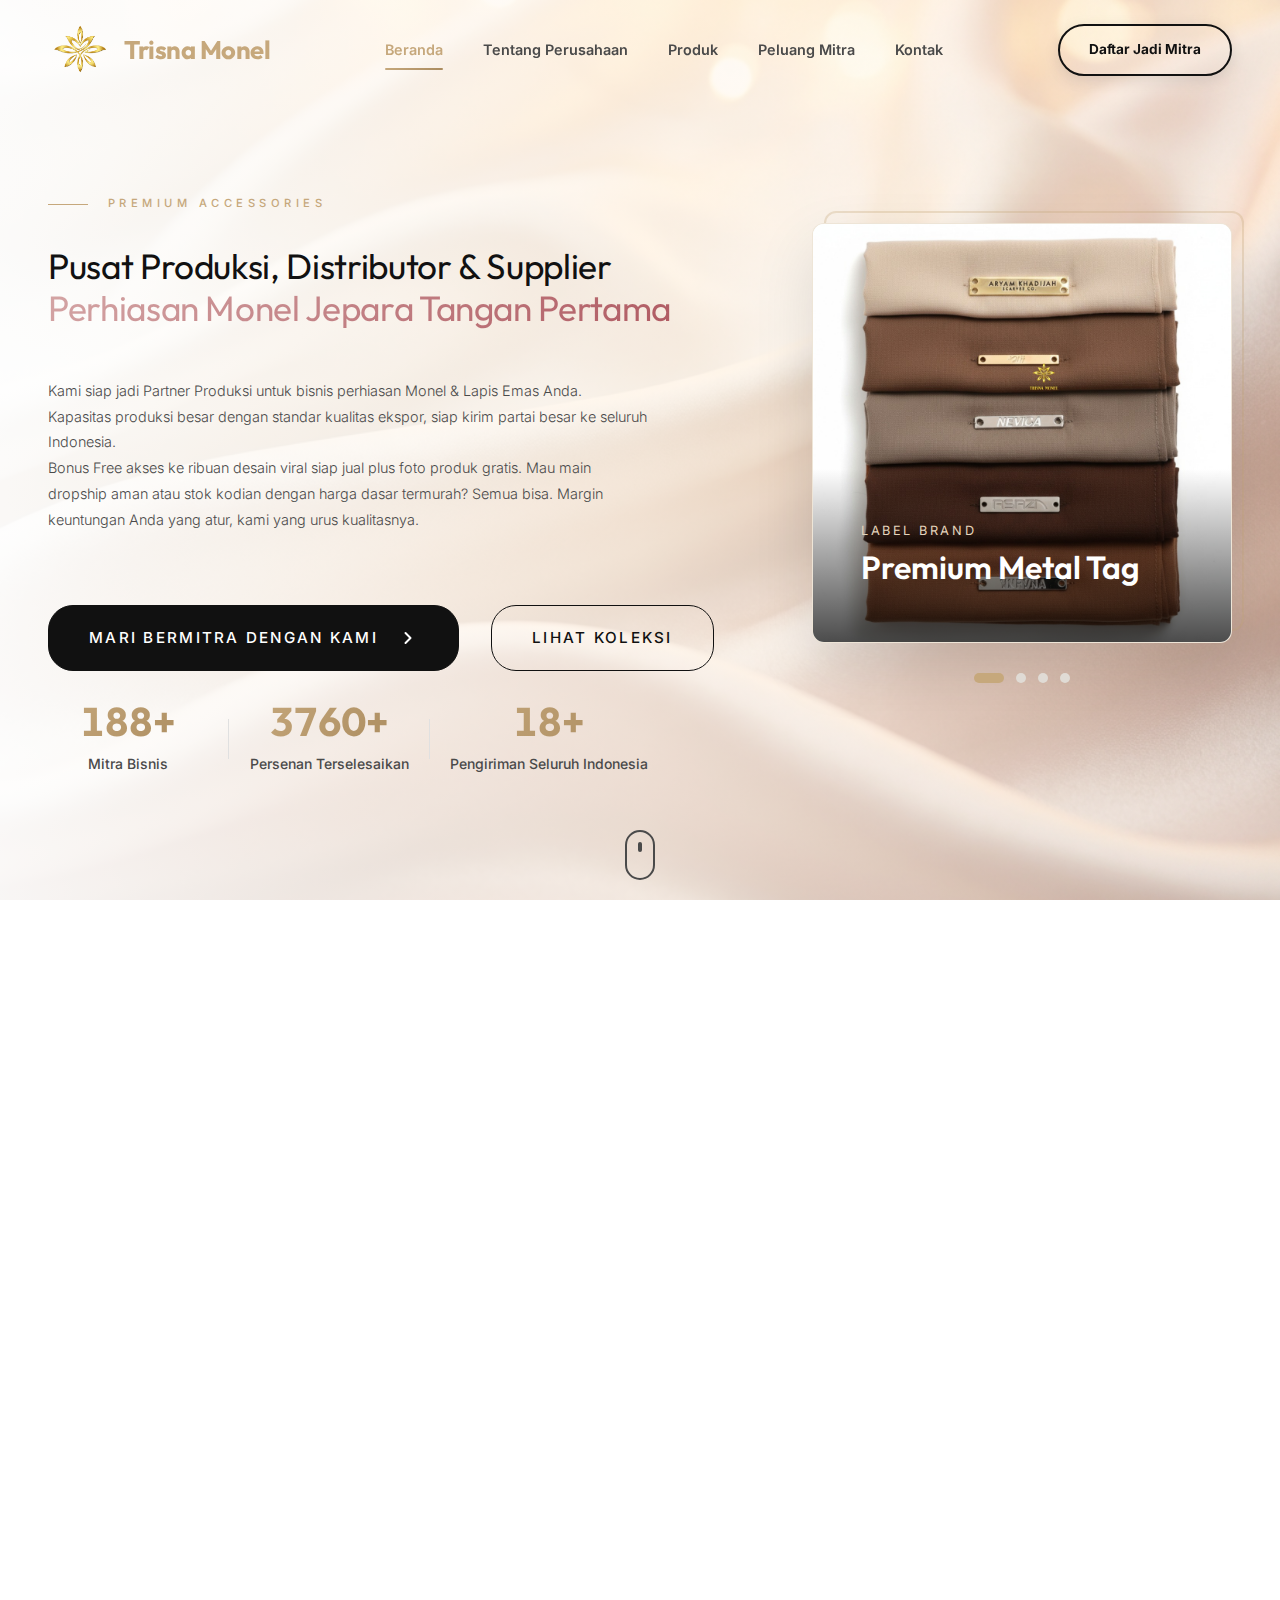
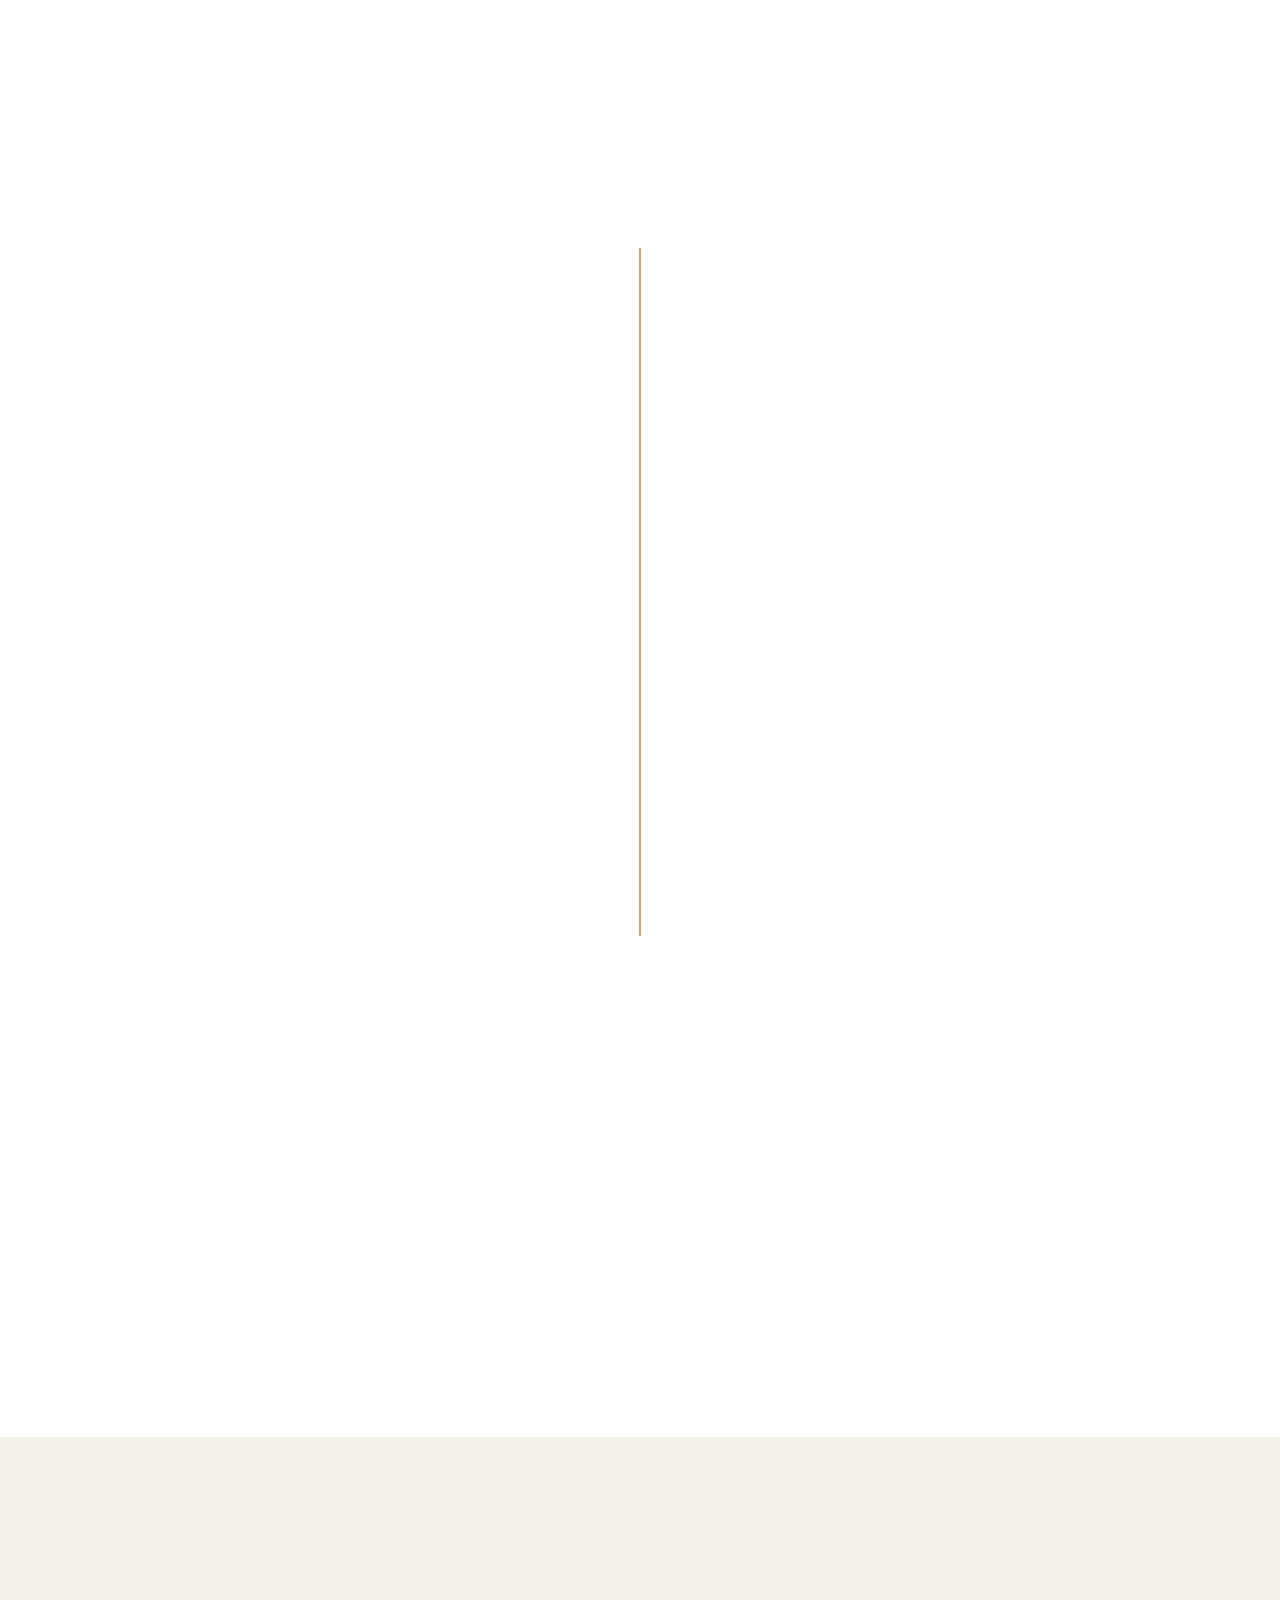
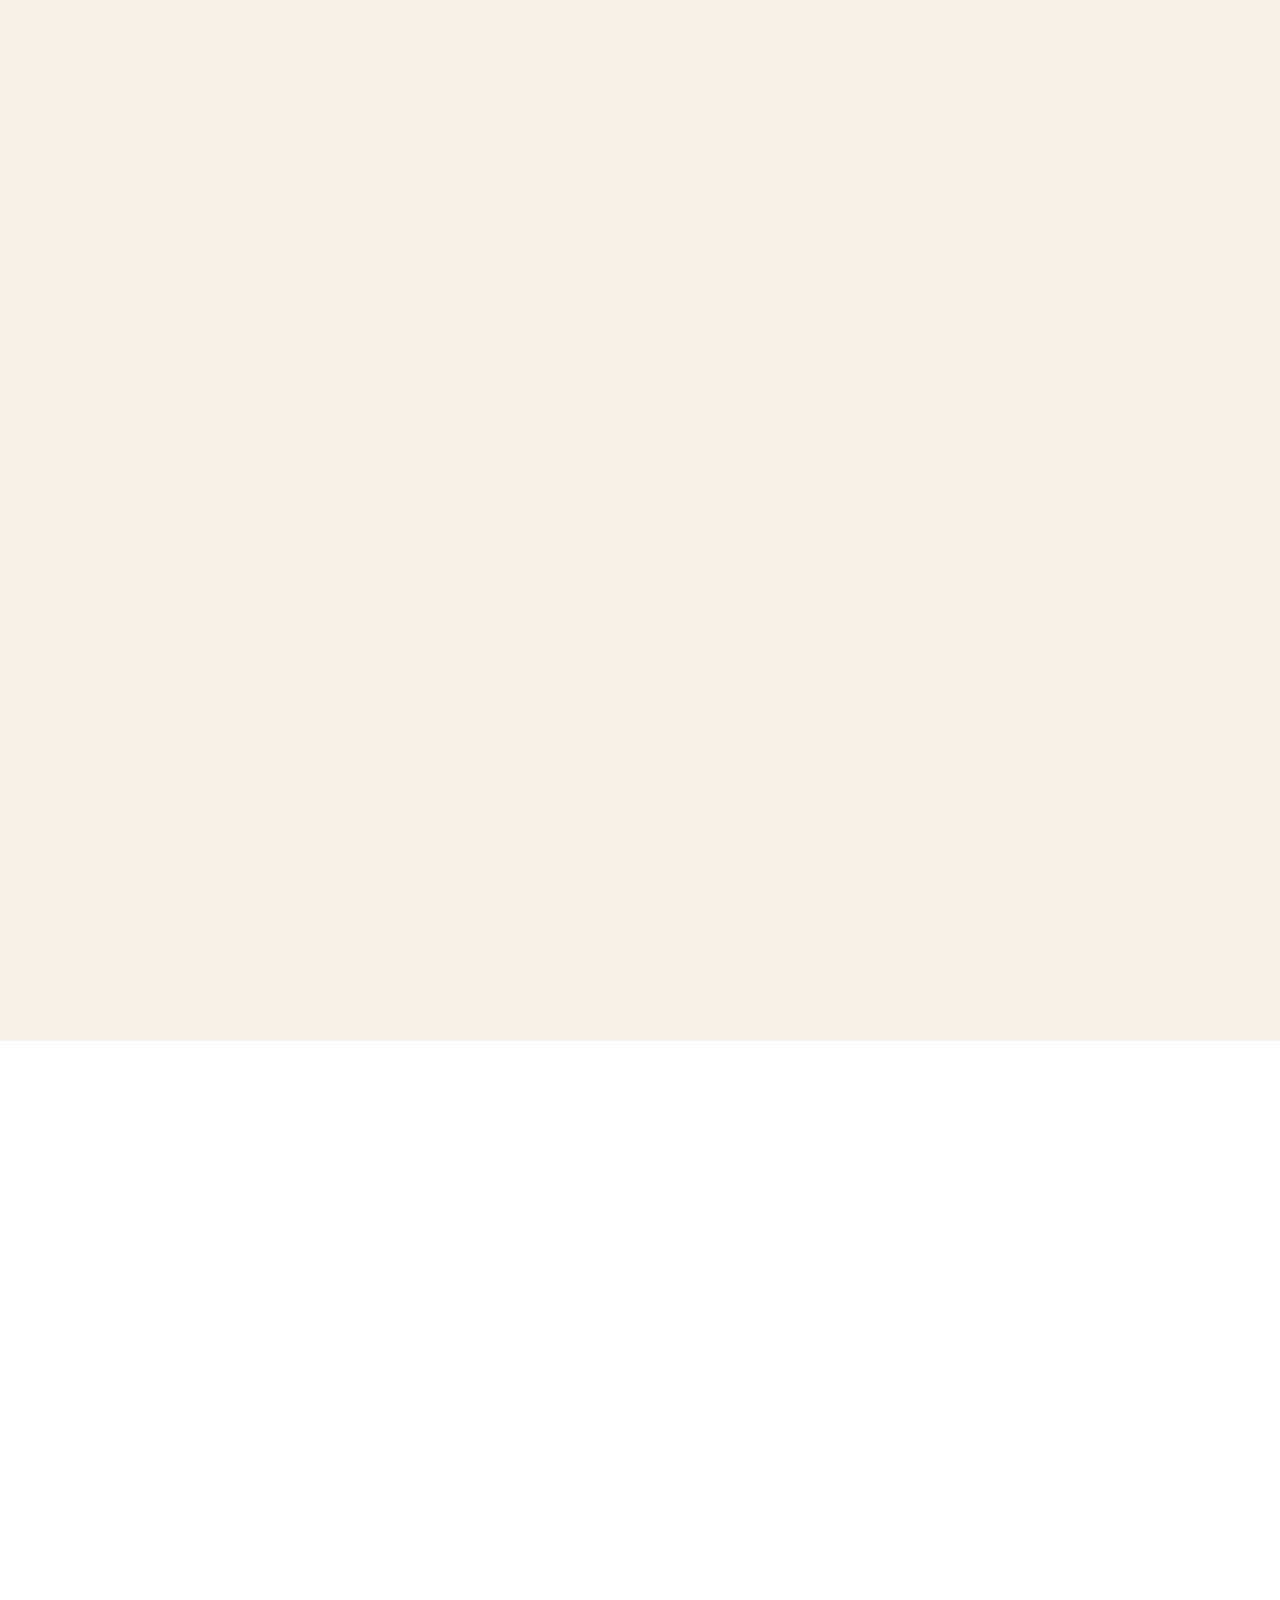
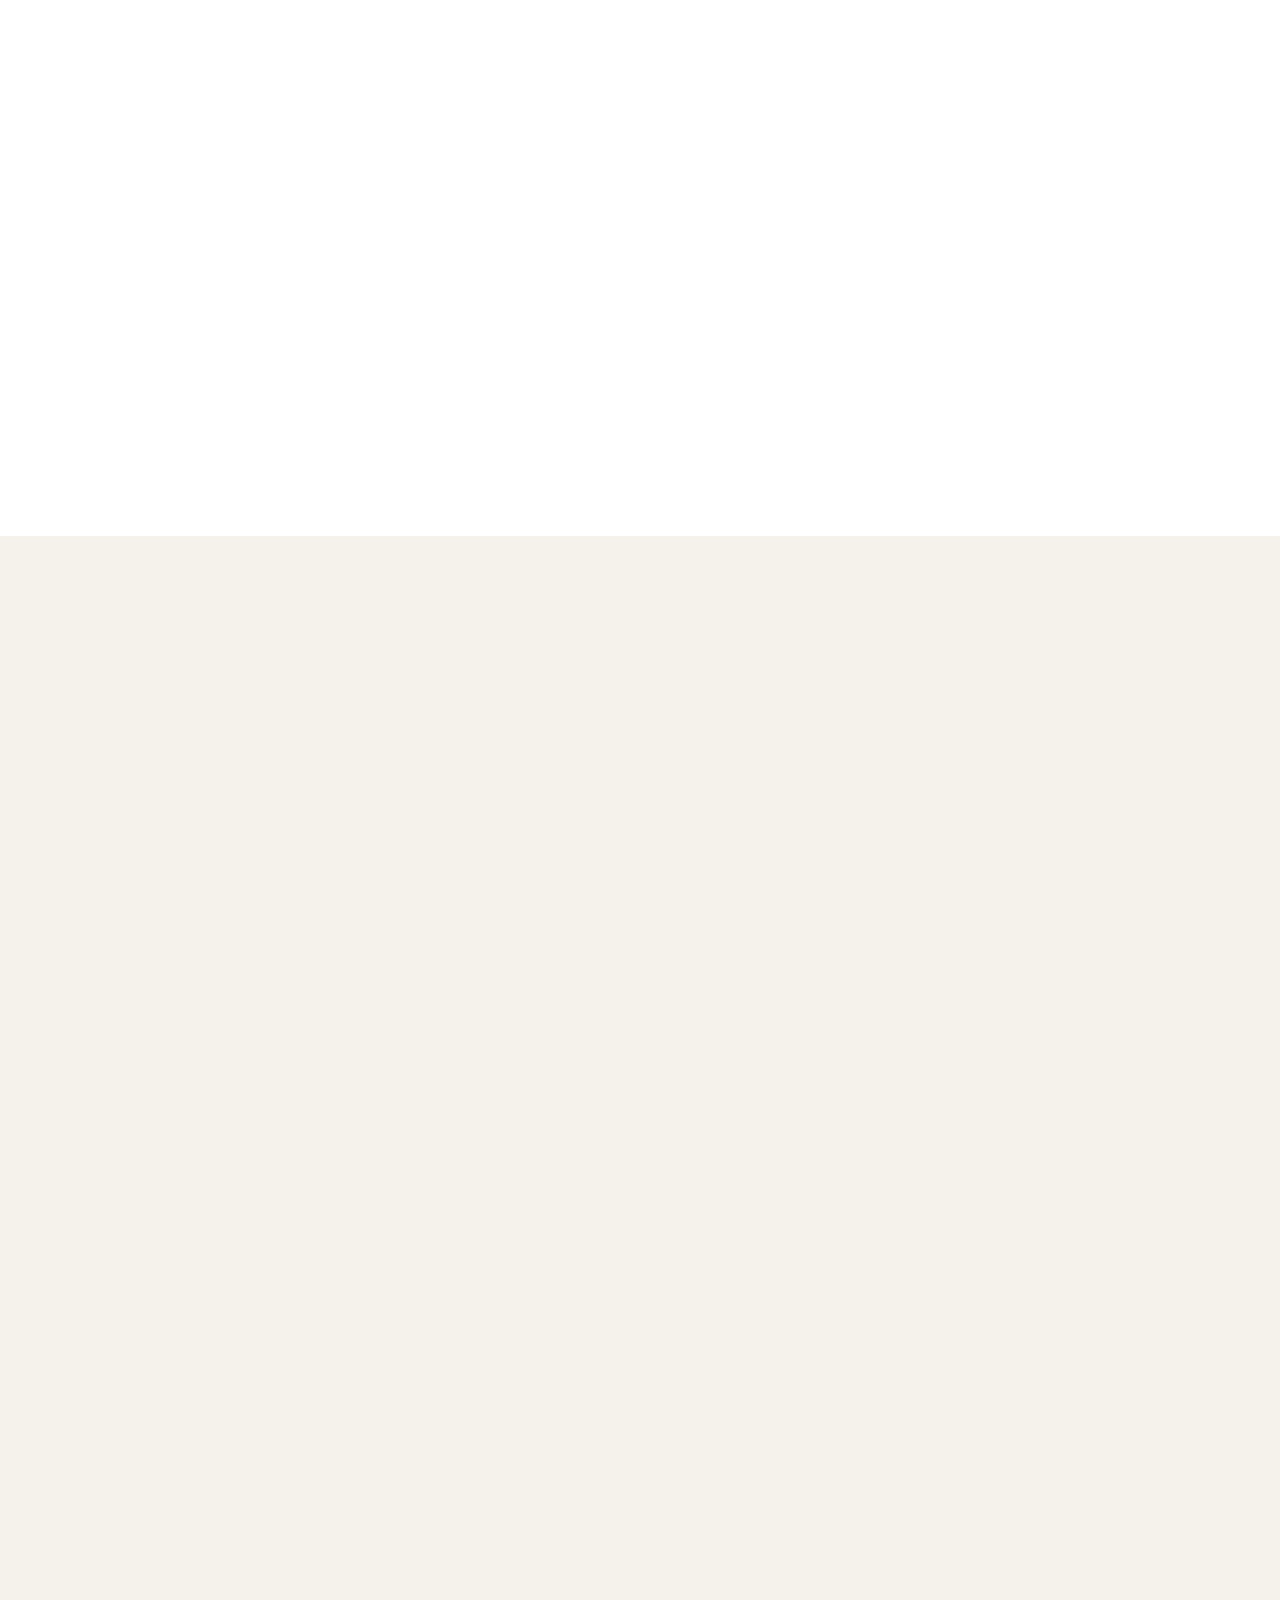
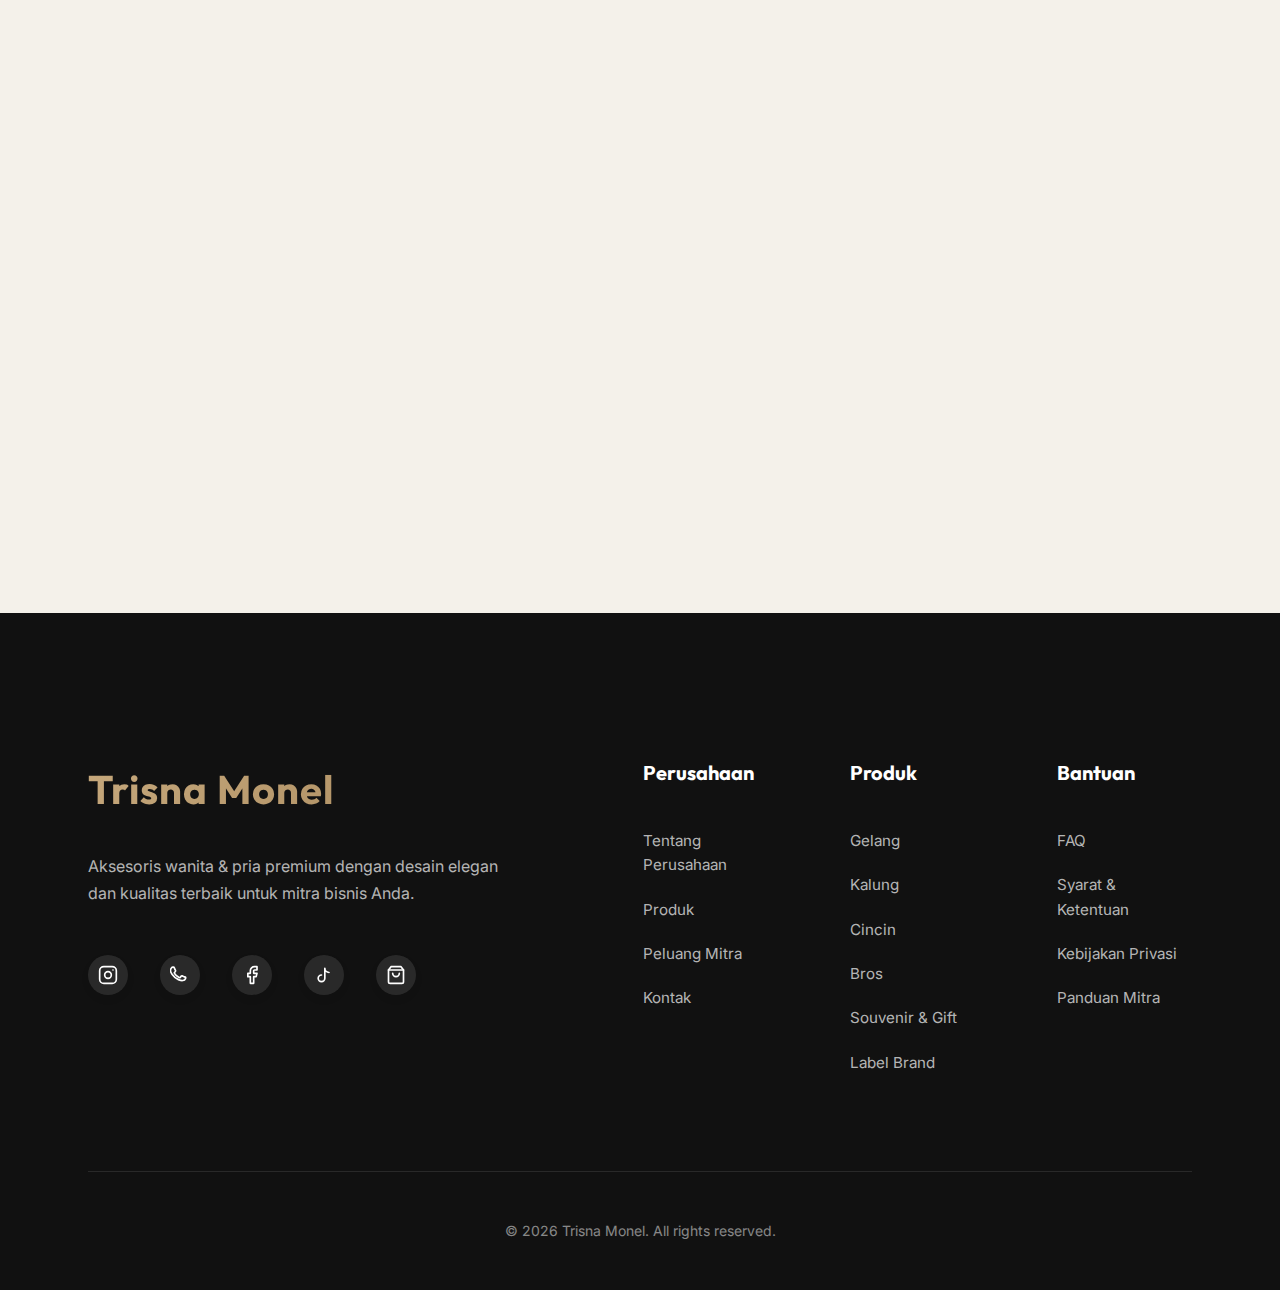
<file: index.html>
<!DOCTYPE html>
<html lang="id">

<head>
    <meta charset="UTF-8">
    <meta name="viewport" content="width=device-width, initial-scale=1.0">
    <title>Trisna Monel - Manufaktur Aksesoris Monel & Titanium Premium</title>
    <meta name="google-site-verification" content="w_6Yx4HK7HWrMB7PYWc0F9ZtF8mrOoaFtn-CRNIr4Xo" />
    <meta name="description"
        content="Trisna Monel: Produsen & vendor aksesoris fashion premium (stainless steel/baja putih) untuk brand nasional. Melayani custom label brand, bros hijab, gelang, & kalung. Partner B2B terpercaya di Jepara.">
    <meta name="keywords"
        content="trisna monel, aksesoris monel, vendor aksesoris fashion, manufaktur perhiasan jepara, label brand logam, bros hijab custom, gelang monel, kalung monel, aksesoris premium jepara, baja putih jepara">
    <link rel="canonical" href="https://trisnamonel.com/" />

    <!-- Favicon -->
    <link rel="icon" type="image/png" href="images/logo.png">
    <link rel="apple-touch-icon" href="images/logo.png">
    <meta name="msapplication-TileImage" content="images/logo.png">

    <!-- Open Graph / Facebook -->
    <meta property="og:type" content="website">
    <meta property="og:url" content="https://trisnamonel.com/">
    <meta property="og:title" content="Trisna Monel - Manufaktur Aksesoris Monel Premium">
    <meta property="og:description"
        content="Vendor aksesoris fashion premium & label brand logam untuk brand fashion nasional. Kualitas tinggi, anti karat, & desain eksklusif.">
    <meta property="og:image" content="https://trisnamonel.com/images/hero-collage.png">

    <!-- Twitter -->
    <meta property="twitter:card" content="summary_large_image">
    <meta property="twitter:url" content="https://trisnamonel.com/">
    <meta property="twitter:title" content="Trisna Monel - Manufaktur Aksesoris Monel Premium">
    <meta property="twitter:description"
        content="Vendor aksesoris fashion premium & label brand logam untuk brand fashion nasional. Kualitas tinggi, anti karat.">
    <meta property="twitter:image" content="https://trisnamonel.com/images/hero-collage.png">

    <!-- JSON-LD Structured Data -->
    <script type="application/ld+json">
    {
      "@context": "https://schema.org",
      "@type": "Organization",
      "name": "Trisna Monel",
      "url": "https://trisnamonel.com/",
      "logo": "https://trisnamonel.com/images/logo.png",
      "contactPoint": {
        "@type": "ContactPoint",
        "telephone": "+62-895-2490-9345",
        "contactType": "customer service",
        "areaServed": "ID",
        "availableLanguage": "Indonesian"
      },
      "address": {
        "@type": "PostalAddress",
        "streetAddress": "Krasak, Kec. Pecangaan",
        "addressLocality": "Jepara",
        "addressRegion": "Jawa Tengah",
        "postalCode": "59462",
        "addressCountry": "ID"
      },
      "sameAs": [
        "https://www.instagram.com/trisna_monel",
        "https://www.facebook.com/share/1DQHyv8ZXH/",
        "https://www.tiktok.com/@trisna_monel"
      ]
    }
    </script>

    <link rel="preconnect" href="https://fonts.googleapis.com">
    <link rel="preconnect" href="https://fonts.gstatic.com" crossorigin>
    <link
        href="https://fonts.googleapis.com/css2?family=Outfit:wght@300;400;500;600;700&family=Inter:wght@300;400;500;600&display=swap"
        rel="stylesheet">
    <link rel="stylesheet" href="style.css">
</head>

<body>
    <!-- Navigation -->
    <nav class="navbar navbar-home" id="navbar">
        <div class="container">
            <div class="nav-content">
                <a href="#home" class="logo">
                    <img src="images/logo.png" alt="Trisna Monel">
                    <span class="logo-text">Trisna Monel</span>
                </a>
                <div class="nav-links" id="navLinks">
                    <a href="#home" class="nav-link active">Beranda</a>
                    <a href="#about" class="nav-link">Tentang Perusahaan</a>
                    <a href="#products" class="nav-link">Produk</a>
                    <a href="#partnership" class="nav-link">Peluang Mitra</a>
                    <a href="#contact" class="nav-link">Kontak</a>
                </div>
                <button class="mobile-menu-toggle" id="mobileMenuToggle">
                    <span></span>
                    <span></span>
                    <span></span>
                </button>
                <a href="https://wa.me/6289524909345?text=Halo%20Trisna%20Monel!%20Saya%20tertarik%20untuk%20berkonsultasi.%0A%0A(Pesan%20dari%20Website%20Trisna%20Monel)"
                    target="_blank" class="cta-button-nav">Daftar Jadi Mitra</a>
            </div>
        </div>
    </nav>

    <!-- Hero Section -->
    <section id="home" class="hero">
        <div class="hero-background">
            <div class="hero-overlay"></div>
        </div>
        <div class="container">
            <div class="hero-content">
                <div class="hero-text">
                    <span class="hero-subtitle" data-aos="fade-up" style="font-size: 0.7rem;">Premium Accessories</span>
                    <h1 class="hero-title" data-aos="fade-up" data-aos-delay="100">
                        Pusat Produksi, Distributor & Supplier <span class="gradient-text">Perhiasan Monel Jepara Tangan
                            Pertama</span>
                    </h1>
                    <p class="hero-description" data-aos="fade-up" data-aos-delay="200">
                        Kami siap jadi Partner Produksi untuk bisnis perhiasan Monel & Lapis Emas Anda. Kapasitas
                        produksi besar dengan standar kualitas ekspor, siap kirim partai besar ke seluruh Indonesia.
                        <br>
                        Bonus Free akses ke ribuan desain viral siap jual plus foto produk gratis. Mau main dropship
                        aman atau stok kodian dengan harga dasar termurah? Semua bisa. Margin keuntungan Anda yang atur,
                        kami yang urus kualitasnya.
                    </p>
                    <div class="hero-buttons" data-aos="fade-up" data-aos-delay="300">
                        <a href="https://wa.me/6289524909345?text=Halo%20Trisna%20Monel!%0A%0ASaya%20tertarik%20untuk%20mengetahui%20lebih%20lanjut%20tentang%20peluang%20kerjasama%20dengan%20Trisna%20Monel.%0A%0AMohon%20informasi%20lebih%20lanjut%20mengenai:%0A%E2%80%A2%20Program%20kemitraan%20yang%20tersedia%0A%E2%80%A2%20Harga%20untuk%20mitra%20bisnis%0A%E2%80%A2%20Syarat%20dan%20ketentuan%20kerjasama%0A%0ATerima%20kasih!%0A%0A(Pesan%20dari%20Website%20Trisna%20Monel)"
                            target="_blank" class="cta-button primary">
                            <span>Mari Bermitra dengan Kami</span>
                            <svg width="20" height="20" viewBox="0 0 20 20" fill="none">
                                <path d="M7.5 15L12.5 10L7.5 5" stroke="currentColor" stroke-width="2"
                                    stroke-linecap="round" stroke-linejoin="round" />
                            </svg>
                        </a>
                        <a href="#products" class="cta-button secondary">
                            <span>Lihat Koleksi</span>
                        </a>
                    </div>
                    <div class="hero-stats" data-aos="fade-up" data-aos-delay="400">
                        <div class="stat-item">
                            <div class="stat-number">500+</div>
                            <div class="stat-label">Mitra Bisnis</div>
                        </div>
                        <div class="stat-divider"></div>
                        <div class="stat-item">
                            <div class="stat-number">10000+</div>
                            <div class="stat-label">Persenan Terselesaikan</div>
                        </div>
                        <div class="stat-divider"></div>
                        <div class="stat-item">
                            <div class="stat-number">50+</div>
                            <div class="stat-label">Pengiriman Seluruh Indonesia</div>
                        </div>
                    </div>
                </div>
                <div class="hero-image" data-aos="fade-left" data-aos-delay="200">
                    <!-- Hero Product Slider -->
                    <div class="hero-slider-container">
                        <div class="hero-slider-card">
                            <div class="hero-slide active">
                                <img src="images/label_brand/1.jpeg" alt="Label Brand Metal Tag Premium">
                                <div class="slide-content">
                                    <span class="slide-category">Label Brand</span>
                                    <h3 class="slide-title">Premium Metal Tag</h3>
                                </div>
                            </div>
                            <div class="hero-slide">
                                <img src="images/gift/1.jpeg" alt="Souvenir & Gift Premium">
                                <div class="slide-content">
                                    <span class="slide-category">Souvenir & Gift</span>
                                    <h3 class="slide-title">Exclusive Gift Collection</h3>
                                </div>
                            </div>
                            <div class="hero-slide">
                                <img src="images/label_brand/9.jpeg" alt="Custom Label Brand Premium">
                                <div class="slide-content">
                                    <span class="slide-category">Label Brand</span>
                                    <h3 class="slide-title">Branding Identity</h3>
                                </div>
                            </div>
                            <div class="hero-slide">
                                <img src="images/gift/4.jpeg" alt="Custom Souvenir Premium">
                                <div class="slide-content">
                                    <span class="slide-category">Souvenir & Gift</span>
                                    <h3 class="slide-title">Custom Souvenir</h3>
                                </div>
                            </div>
                        </div>
                        <div class="slider-dots">
                            <div class="dot active"></div>
                            <div class="dot"></div>
                            <div class="dot"></div>
                            <div class="dot"></div>
                        </div>
                        <div class="slider-decoration"></div>
                    </div>
                </div>
            </div>
        </div>
        <div class="scroll-indicator">
            <div class="mouse">
                <div class="wheel"></div>
            </div>
        </div>
    </section>

    <!-- About Section -->

    <section id="about" class="about">
        <div class="container">
            <!-- Visi Misi Header -->
            <div class="section-header" data-aos="fade-up">
                <span class="section-subtitle">Tentang Perusahaan</span>
                <h2 class="section-title">Visi & <span class="gradient-text">Misi</span></h2>
            </div>

            <!-- Visi Misi Grid -->
            <div class="vision-mission-grid">
                <!-- Visi -->
                <div class="vm-card" data-aos="fade-up" data-aos-delay="100">
                    <div class="vm-icon">
                        <svg width="28" height="28" viewBox="0 0 24 24" fill="none" stroke="currentColor"
                            stroke-width="1.5" stroke-linecap="round" stroke-linejoin="round">
                            <path d="M12 2L2 7l10 5 10-5-10-5z"></path>
                            <path d="M2 17l10 5 10-5"></path>
                            <path d="M2 12l10 5 10-5"></path>
                        </svg>
                    </div>
                    <h3>Visi</h3>
                    <p>Menjadi ekosistem supply chain perhiasan custom terbesar di Indonesia yang memberdayakan ratusan
                        brand lokal untuk bersaing di pasar global</p>
                </div>

                <!-- Misi -->
                <div class="vm-card" data-aos="fade-up" data-aos-delay="200">
                    <div class="vm-icon">
                        <svg width="28" height="28" viewBox="0 0 24 24" fill="none" stroke="currentColor"
                            stroke-width="1.5" stroke-linecap="round" stroke-linejoin="round">
                            <path
                                d="M14.7 6.3a1 1 0 0 0 0 1.4l1.6 1.6a1 1 0 0 0 1.4 0l3.77-3.77a6 6 0 0 1-7.94 7.94l-6.91 6.91a2.12 2.12 0 0 1-3-3l6.91-6.91a6 6 0 0 1 7.94-7.94l-3.76 3.76z">
                            </path>
                        </svg>
                    </div>
                    <h3>Misi</h3>
                    <p>Menyediakan akses manufaktur perhiasan berkualitas tinggi yang mudah, cepat, dan profitable bagi
                        mitra bisnis. Kami berinovasi dalam teknologi produksi untuk menjamin suplai yang konsisten.</p>
                </div>

                <!-- Tujuan -->
                <div class="vm-card" data-aos="fade-up" data-aos-delay="300">
                    <div class="vm-icon">
                        <svg width="28" height="28" viewBox="0 0 24 24" fill="none" stroke="currentColor"
                            stroke-width="1.5" stroke-linecap="round" stroke-linejoin="round">
                            <path d="M12 22s8-4 8-10V5l-8-3-8 3v7c0 6 8 10 8 10z"></path>
                            <path d="M3.3 7l8.7 5 8.7-5"></path>
                            <path d="M12 22V12"></path>
                        </svg>
                    </div>
                    <h3>Tujuan</h3>
                    <p>Material Monel & Lapis Emas aman bagi kulit (Hypoallergenic), pengerjaan presisi yang rapi, serta
                        ketepatan waktu pengiriman sebagai prioritas utama layanan kami.</p>
                </div>
            </div>



            <!-- Our Journey -->
            <div class="journey-section">
                <div class="section-header" data-aos="fade-up">
                    <h2 class="section-title">Our <span class="gradient-text">Journey</span></h2>
                </div>

                <div class="timeline">
                    <!-- 2022 -->
                    <div class="timeline-item left" data-aos="fade-right">
                        <div class="timeline-content">
                            <div class="timeline-year">2022</div>
                            <h3>Awal Mula</h3>
                            <p>Resmi berdiri di Kalinyamatan, Jepara, dengan fokus pada kerajinan tangan (handmade)
                                monel berkualitas tinggi.</p>
                        </div>
                    </div>

                    <!-- 2023 -->
                    <div class="timeline-item right" data-aos="fade-left">
                        <div class="timeline-content">
                            <div class="timeline-year">2023</div>
                            <h3>Ekspansi Layanan</h3>
                            <p>Mulai melayani jasa kustomisasi komunitas dan mengadopsi teknik finishing modern untuk
                                kilau yang lebih elegan.</p>
                        </div>
                    </div>

                    <!-- 2024 -->
                    <div class="timeline-item left" data-aos="fade-right">
                        <div class="timeline-content">
                            <div class="timeline-year">2024</div>
                            <h3>Transformasi Manufaktur</h3>
                            <p>Bertransformasi menjadi manufaktur aksesoris solid yang didukung teknologi grafir laser
                                untuk kebutuhan retail dan skala besar.</p>
                        </div>
                    </div>

                    <!-- 2025 -->
                    <div class="timeline-item right" data-aos="fade-left">
                        <div class="timeline-content">
                            <div class="timeline-year">2025</div>
                            <h3>Kepercayaan & Kualitas</h3>
                            <p>Dipercaya menjadi vendor brand travel umroh dan haji dengan penguatan sistem Quality
                                Control dan manajemen produksi.</p>
                        </div>
                    </div>
                </div>
            </div>

            <!-- Future Steps -->
            <div class="future-steps" data-aos="fade-up">
                <h3 class="future-title">Langkah ke Depan</h3>
                <div class="future-grid">
                    <div class="future-card">
                        <div class="future-icon">
                            <svg width="32" height="32" viewBox="0 0 24 24" fill="none" stroke="currentColor"
                                stroke-width="1.5">
                                <path
                                    d="M21 16V8a2 2 0 0 0-1-1.73l-7-4a2 2 0 0 0-2 0l-7 4A2 2 0 0 0 3 8v8a2 2 0 0 0 1 1.73l7 4a2 2 0 0 0 2 0l7-4A2 2 0 0 0 21 16z" />
                                <polyline points="3.27 6.96 12 12.01 20.73 6.96" />
                                <line x1="12" y1="22.08" x2="12" y2="12" />
                            </svg>
                        </div>
                        <h4>Digitalisasi & Integrasi Produksi</h4>
                        <p>Kami tinggalkan cara lama yang rawan salah. Dengan sistem desain komputer (CAD) dan cetakan
                            digital, detail logo atau nama pesanan Anda akan terukir akurat, rapi, dan proses pengerjaan
                            lebih cepat.</p>
                    </div>
                    <div class="future-card">
                        <div class="future-icon">
                            <svg width="32" height="32" viewBox="0 0 24 24" fill="none" stroke="currentColor"
                                stroke-width="1.5">
                                <circle cx="12" cy="12" r="10" />
                                <path d="M2 12h20" />
                                <path
                                    d="M12 2a15.3 15.3 0 0 1 4 10 15.3 15.3 0 0 1-4 10 15.3 15.3 0 0 1-4-10 15.3 15.3 0 0 1 4-10z" />
                            </svg>
                        </div>
                        <h4>Peningkatan Kapasitas Ekspor</h4>
                        <p>Memperluas jangkauan distribusi hingga ke pasar internasional, membawa kerajinan tangan
                            khas Kalinyamatan ke kancah global.</p>
                    </div>
                </div>
            </div>
        </div>
        </div>
    </section>

    <!-- Products Section -->
    <section id="products" class="products">
        <div class="container">
            <div class="section-header" data-aos="fade-up">
                <span class="section-subtitle">Koleksi Produk</span>
                <h2 class="section-title">Produk <span class="gradient-text">Unggulan Kami</span></h2>
                <p class="section-description">
                    Produk-produk pilihan yang telah terbukti laku keras di pasaran. Dirancang khusus untuk memudahkan
                    Reseller dan Distributor mencapai penjualan yang cepat dan margin tinggi.
                </p>
            </div>



            <!-- Products Grid - 6 Categories -->
            <!-- Products Grid - Concept Design -->
            <div class="products-grid">
                <!-- Cincin Category -->
                <div class="category-card" data-aos="fade-up" data-aos-delay="100"
                    onclick="window.location.href='category.html?category=cincin'">
                    <img src="images/cincin/1.jpeg" alt="Koleksi Cincin Monel Custom Trisna Monel">

                    <div class="category-card-overlay">
                        <h3 class="category-card-title">cincin</h3>
                        <div class="category-card-link">Lihat Semua Galeri <span>&rarr;</span></div>
                    </div>
                </div>

                <!-- Kalung Category -->
                <div class="category-card" data-aos="fade-up" data-aos-delay="200"
                    onclick="window.location.href='category.html?category=kalung'">
                    <img src="images/kalung/1.jpeg" alt="Koleksi Kalung Nama Stainless Steel Trisna Monel">

                    <div class="category-card-overlay">
                        <h3 class="category-card-title">kalung</h3>
                        <div class="category-card-link">Lihat Semua Galeri <span>&rarr;</span></div>
                    </div>
                </div>

                <!-- Gelang Category -->
                <div class="category-card" data-aos="fade-up" data-aos-delay="300"
                    onclick="window.location.href='category.html?category=gelang'">
                    <img src="images/gelang/1.jpeg" alt="Koleksi Gelang Monel Anti Karat Trisna Monel">

                    <div class="category-card-overlay">
                        <h3 class="category-card-title">gelang tangan</h3>
                        <div class="category-card-link">Lihat Semua Galeri <span>&rarr;</span></div>
                    </div>
                </div>

                <!-- Bros Category -->
                <div class="category-card" data-aos="fade-up" data-aos-delay="400"
                    onclick="window.location.href='category.html?category=bros'">
                    <img src="images/bros/1.jpeg" alt="Koleksi Bros Hijab Logam Premium Trisna Monel">

                    <div class="category-card-overlay">
                        <h3 class="category-card-title">bros hijab</h3>
                        <div class="category-card-link">Lihat Semua Galeri <span>&rarr;</span></div>
                    </div>
                </div>

                <!-- Souvenir Category -->
                <div class="category-card" data-aos="fade-up" data-aos-delay="500"
                    onclick="window.location.href='category.html?category=souvenir'">
                    <img src="images/gift/1.jpeg" alt="Koleksi Souvenir & Gift Monel Logam Premium">

                    <div class="category-card-overlay">
                        <h3 class="category-card-title">souvenir & gift</h3>
                        <div class="category-card-link">Lihat Semua Galeri <span>&rarr;</span></div>
                    </div>
                </div>

                <!-- Label Brand Category -->
                <div class="category-card" data-aos="fade-up" data-aos-delay="600"
                    onclick="window.location.href='category.html?category=label'">
                    <img src="images/label_brand/9.jpeg" alt="Jasa Pembuatan Label Brand Logam Custom Metal Tag">

                    <div class="category-card-overlay">
                        <h3 class="category-card-title">label brand</h3>
                        <div class="category-card-link">Lihat Semua Galeri <span>&rarr;</span></div>
                    </div>
                </div>
            </div>

        </div>


        </div>
    </section>

    <!-- Partnership Section -->
    <section id="partnership" class="partnership">
        <div class="container">
            <div class="section-header" data-aos="fade-up">
                <span class="section-subtitle">Program Kemitraan</span>
                <h2 class="section-title">Bergabung dengan <span class="gradient-text">Mitra Kami</span></h2>
                <p class="section-description">
                    Kami menawarkan berbagai program kemitraan yang menguntungkan untuk
                    mengembangkan bisnis Anda bersama kami.
                </p>
            </div>
            <div class="partnership-content">
                <div class="partnership-benefits">
                    <!-- Reseller -->
                    <div class="benefit-card" data-aos="fade-up" data-aos-delay="100">
                        <div class="benefit-icon">
                            <svg width="48" height="48" viewBox="0 0 24 24" fill="none"
                                stroke="url(#benefit-gradient-1)" stroke-width="1.5" stroke-linecap="round"
                                stroke-linejoin="round">
                                <path d="M6 2 3 6v14a2 2 0 0 0 2 2h14a2 2 0 0 0 2-2V6l-3-4Z" />
                                <path d="M3 6h18" />
                                <path d="M16 10a4 4 0 0 1-8 0" />
                                <defs>
                                    <linearGradient id="benefit-gradient-1" x1="8" y1="8" x2="40" y2="40">
                                        <stop offset="0%" stop-color="#D4AF37" />
                                        <stop offset="100%" stop-color="#F4E4C1" />
                                    </linearGradient>
                                </defs>
                            </svg>
                        </div>
                        <h3>Reseller</h3>
                        <p>Jual produk kami dengan sistem reseller atau stok sendiri. Dapatkan harga khusus reseller.
                        </p>
                    </div>

                    <!-- Grosir -->
                    <div class="benefit-card" data-aos="fade-up" data-aos-delay="200">
                        <div class="benefit-icon">
                            <svg width="48" height="48" viewBox="0 0 24 24" fill="none"
                                stroke="url(#benefit-gradient-2)" stroke-width="1.5" stroke-linecap="round"
                                stroke-linejoin="round">
                                <path
                                    d="M21 8a2 2 0 0 0-1-1.73l-7-4a2 2 0 0 0-2 0l-7 4A2 2 0 0 0 3 8v8a2 2 0 0 0 1 1.73l7 4a2 2 0 0 0 2 0l7-4A2 2 0 0 0 21 16Z" />
                                <path d="m3.3 7 8.7 5 8.7-5" />
                                <path d="M12 22V12" />
                                <defs>
                                    <linearGradient id="benefit-gradient-2" x1="6" y1="14" x2="42" y2="46">
                                        <stop offset="0%" stop-color="#F4C2C2" />
                                        <stop offset="100%" stop-color="#E8B4B8" />
                                    </linearGradient>
                                </defs>
                            </svg>
                        </div>
                        <h3>Grosir</h3>
                        <p>Pembelian dalam jumlah besar dengan harga grosir yang sangat kompetitif. Cocok untuk toko,
                            butik, dan distributor.</p>
                    </div>

                    <!-- Vendor/Manufacturer Brand -->
                    <div class="benefit-card" data-aos="fade-up" data-aos-delay="300">
                        <div class="benefit-icon">
                            <svg width="48" height="48" viewBox="0 0 24 24" fill="none"
                                stroke="url(#benefit-gradient-3)" stroke-width="1.5" stroke-linecap="round"
                                stroke-linejoin="round">
                                <path d="M6 3h12l4 6-10 12L2 9Z" />
                                <path d="M11 3 8 9l4 12 4-12-3-6" />
                                <path d="M2 9h20" />
                                <defs>
                                    <linearGradient id="benefit-gradient-3" x1="6" y1="8" x2="42" y2="40">
                                        <stop offset="0%" stop-color="#C6A87C" />
                                        <stop offset="100%" stop-color="#E8D5C4" />
                                    </linearGradient>
                                </defs>
                            </svg>
                        </div>
                        <h3>Vendor & Manufacturer<br>Brand</h3>
                        <p>Produksi custom dengan brand Anda sendiri. Kami siap menjadi manufacturing partner untuk
                            mengembangkan brand Anda.</p>
                    </div>
                </div>
                <div class="partnership-cta" data-aos="fade-up" data-aos-delay="500">
                    <div class="cta-content">
                        <h3>Siap Memulai Kerjasama?</h3>
                        <p>Hubungi kami sekarang dan dapatkan penawaran khusus untuk mitra baru!</p>
                        <a href="https://wa.me/6289524909345?text=Halo%20Trisna%20Monel!%0A%0ASaya%20tertarik%20untuk%20mengetahui%20lebih%20lanjut%20tentang%20peluang%20kerjasama%20dengan%20Trisna%20Monel.%0A%0AMohon%20informasi%20lebih%20lanjut%20mengenai:%0A%E2%80%A2%20Program%20kemitraan%20yang%20tersedia%0A%E2%80%A2%20Harga%20untuk%20mitra%20bisnis%0A%E2%80%A2%20Syarat%20dan%20ketentuan%20kerjasama%0A%0ATerima%20kasih!%0A%0A(Pesan%20dari%20Website%20Trisna%20Monel)"
                            target="_blank" class="cta-button primary large">
                            <span>Ayo Kerja Sama</span>
                            <svg width="24" height="24" viewBox="0 0 24 24" fill="none">
                                <path d="M9 18L15 12L9 6" stroke="currentColor" stroke-width="2" stroke-linecap="round"
                                    stroke-linejoin="round" />
                            </svg>
                        </a>
                    </div>
                </div>
            </div>
        </div>
    </section>

    <!-- Contact Section -->
    <section id="contact" class="contact">
        <div class="container">
            <div class="section-header" data-aos="fade-up">
                <span class="section-subtitle">Hubungi Kami</span>
                <h2 class="section-title">Mari <span class="gradient-text">Terhubung</span></h2>
                <p class="section-description">
                    Kami siap menjawab pertanyaan Anda dan membantu memulai kerjasama yang menguntungkan.
                </p>
            </div>
            <div class="contact-content">
                <div class="contact-info" data-aos="fade-right">
                    <!-- Consolidated Contact Info Card -->
                    <div class="contact-details-card">
                        <div class="contact-header-small">
                            <h3>Informasi Kontak</h3>
                        </div>

                        <div class="contact-detail-list">
                            <div class="contact-detail-item">
                                <div class="detail-icon">
                                    <svg width="24" height="24" viewBox="0 0 24 24" fill="none" stroke="currentColor"
                                        stroke-width="2" stroke-linecap="round" stroke-linejoin="round">
                                        <path
                                            d="M22 16.92v3a2 2 0 0 1-2.18 2 19.79 19.79 0 0 1-8.63-3.07 19.5 19.5 0 0 1-6-6 19.79 19.79 0 0 1-3.07-8.67A2 2 0 0 1 4.11 2h3a2 2 0 0 1 2 1.72 12.84 12.84 0 0 0 .7 2.81 2 2 0 0 1-.45 2.11L8.09 9.91a16 16 0 0 0 6 6l1.27-1.27a2 2 0 0 1 2.11-.45 12.84 12.84 0 0 0 2.81.7A2 2 0 0 1 22 16.92z">
                                        </path>
                                    </svg>
                                </div>
                                <div class="detail-text">
                                    <h4>Hubungi Kami</h4>
                                    <p><strong>Email:</strong> info@trisnamonel.com</p>
                                    <p><strong>Telp:</strong> +62 895-2490-9345</p>
                                </div>
                            </div>

                            <div class="divider"></div>

                            <div class="contact-detail-item">
                                <div class="detail-icon">
                                    <svg width="24" height="24" viewBox="0 0 24 24" fill="none" stroke="currentColor"
                                        stroke-width="2" stroke-linecap="round" stroke-linejoin="round">
                                        <path d="M21 10c0 7-9 13-9 13s-9-6-9-13a9 9 0 0 1 18 0z"></path>
                                        <circle cx="12" cy="10" r="3"></circle>
                                    </svg>
                                </div>
                                <div class="detail-text">
                                    <h4>Alamat</h4>
                                    <a href="https://maps.app.goo.gl/m4EL6wmtt6duXThX9" target="_blank"
                                        style="text-decoration: none; color: inherit;">
                                        <p>Krasak, Kec.Pecangaan</p>
                                        <p>Kab. Jepara, Jawa Tengah</p>
                                    </a>
                                </div>
                            </div>

                            <div class="divider"></div>

                            <div class="contact-detail-item">
                                <div class="detail-icon">
                                    <svg width="24" height="24" viewBox="0 0 24 24" fill="none" stroke="currentColor"
                                        stroke-width="2" stroke-linecap="round" stroke-linejoin="round">
                                        <circle cx="12" cy="12" r="10"></circle>
                                        <polyline points="12 6 12 12 16 14"></polyline>
                                    </svg>
                                </div>
                                <div class="detail-text">
                                    <h4>Jam Kerja</h4>
                                    <p>Senin - Sabtu</p>
                                    <p>08.00 - 16.00 WIB</p>
                                </div>
                            </div>
                        </div>
                    </div>
                </div>

                <!-- Map Section -->
                <div class="contact-map-wrapper" data-aos="fade-up">
                    <div class="map-header">
                        <h3>Lokasi Kami</h3>
                        <a href="https://maps.app.goo.gl/m4EL6wmtt6duXThX9" target="_blank" class="map-link">
                            <span>Buka di Maps</span>
                            <svg width="20" height="20" viewBox="0 0 24 24" fill="none" stroke="currentColor"
                                stroke-width="2" stroke-linecap="round" stroke-linejoin="round">
                                <path d="M18 13v6a2 2 0 0 1-2 2H5a2 2 0 0 1-2-2V8a2 2 0 0 1 2-2h6"></path>
                                <polyline points="15 3 21 3 21 9"></polyline>
                                <line x1="10" y1="14" x2="21" y2="3"></line>
                            </svg>
                        </a>
                    </div>
                    <div class="contact-map">
                        <iframe
                            src="https://www.google.com/maps/embed?pb=!1m18!1m12!1m3!1d15846.1234567890!2d110.7120906!3d-6.7163764!2m3!1f0!2f0!3f0!3m2!1i1024!2i768!4f13.1!3m3!1m2!1s0x2e70e1273bc83101%3A0x41eb725168e110ac!2sTrisna%20monel!5e0!3m2!1sen!2sid!4v1710000000000!5m2!1sen!2sid"
                            width="100%" height="100%" style="border:0;" allowfullscreen="" loading="lazy"
                            referrerpolicy="no-referrer-when-downgrade">
                        </iframe>
                    </div>
                </div>
                <div class="contact-form-wrapper" data-aos="fade-left">
                    <div class="contact-header-small" style="margin-bottom: var(--spacing-lg);">
                        <h3>Form Kerja Sama</h3>
                    </div>
                    <form class="contact-form" id="contactForm">
                        <div class="form-group">
                            <label for="name">Nama Lengkap</label>
                            <input type="text" id="name" name="name" required placeholder="Masukkan nama Anda">
                        </div>
                        <div class="form-group">
                            <label for="company">Nama Perusahaan</label>
                            <input type="text" id="company" name="company" required
                                placeholder="Masukkan nama perusahaan">
                        </div>
                        <div class="form-row">
                            <div class="form-group">
                                <label for="email">Email</label>
                                <input type="email" id="email" name="email" required placeholder="email@example.com">
                            </div>
                            <div class="form-group">
                                <label for="phone">Nomor Telepon</label>
                                <input type="tel" id="phone" name="phone" required placeholder="+62 812-3456-7890">
                            </div>
                        </div>
                        <div class="form-group">
                            <label for="interest">Minat Kerjasama</label>
                            <select id="interest" name="interest" required>
                                <option value="">Pilih jenis kerjasama</option>
                                <option value="reseller">Reseller</option>
                                <option value="grosir">Grosir</option>
                                <option value="vendor">Vendor/Manufacturer Brand</option>
                                <option value="other">Lainnya</option>
                            </select>
                        </div>
                        <div class="form-group">
                            <label for="message">Pesan</label>
                            <textarea id="message" name="message" rows="5" required
                                placeholder="Ceritakan tentang rencana kerjasama Anda..."></textarea>
                        </div>
                        <div style="text-align: center;">
                            <button type="submit" class="cta-button primary"
                                style="width: auto; padding: 12px 30px; display: inline-flex; justify-content: center; border-radius: 50px;">
                                <span>Kirim Pesan</span>
                                <svg width="24" height="24" viewBox="0 0 24 24" fill="none">
                                    <path d="M22 2L11 13M22 2L15 22L11 13M22 2L2 9L11 13" stroke="currentColor"
                                        stroke-width="2" stroke-linecap="round" stroke-linejoin="round" />
                                </svg>
                            </button>
                        </div>
                    </form>
                </div>
            </div>


        </div>
    </section>

    <!-- Footer -->
    <footer class="footer">
        <div class="container">
            <div class="footer-content">
                <div class="footer-brand">
                    <h3
                        style="font-family: var(--font-heading); font-size: 2.5rem; font-weight: 700; background: var(--gradient-gold); -webkit-background-clip: text; -webkit-text-fill-color: transparent; background-clip: text; margin-bottom: 1rem; letter-spacing: 1px;">
                        Trisna Monel
                    </h3>
                    <p>Aksesoris wanita & pria premium dengan desain elegan dan kualitas terbaik untuk mitra bisnis
                        Anda.
                    </p>
                    <div class="social-links footer-social">
                        <a href="https://www.instagram.com/trisna_monel?igsh=eXBiMmdxc2F3djno" class="social-link"
                            aria-label="Instagram" target="_blank">
                            <svg width="20" height="20" viewBox="0 0 24 24" fill="none">
                                <rect x="2" y="2" width="20" height="20" rx="5" stroke="currentColor"
                                    stroke-width="2" />
                                <circle cx="12" cy="12" r="4" stroke="currentColor" stroke-width="2" />
                                <circle cx="18" cy="6" r="1" fill="currentColor" />
                            </svg>
                        </a>
                        <a href="https://wa.me/6289524909345?text=Halo%20Trisna%20Monel,%20saya%20ingin%20bertanya%20mengenai%20produk%20Anda.%0A%0A(Pesan%20dari%20Website%20Trisna%20Monel)"
                            class="social-link" aria-label="WhatsApp" target="_blank">
                            <svg width="20" height="20" viewBox="0 0 24 24" fill="none">
                                <path
                                    d="M17.472 14.382C17.015 14.153 14.98 13.146 14.571 13.005C14.162 12.863 13.862 12.793 13.562 13.25C13.262 13.707 12.486 14.655 12.226 14.955C11.966 15.255 11.706 15.285 11.249 15.056C10.792 14.827 9.38 14.363 7.713 12.878C6.41 11.717 5.54 10.282 5.28 9.825C5.02 9.368 5.251 9.127 5.48 8.898C5.689 8.689 5.937 8.361 6.166 8.101C6.395 7.841 6.465 7.641 6.607 7.341C6.749 7.041 6.678 6.781 6.563 6.552C6.448 6.323 5.54 4.288 5.161 3.374C4.782 2.46 4.403 2.58 4.133 2.58C3.863 2.58 3.563 2.55 3.263 2.55C2.963 2.55 2.476 2.665 2.067 3.122C1.658 3.579 0.59 4.586 0.59 6.621C0.59 8.656 2.097 10.631 2.326 10.931C2.555 11.231 5.54 15.766 10.073 17.532C14.606 19.298 14.606 18.655 15.483 18.565C16.36 18.475 18.065 17.562 18.444 16.619C18.823 15.676 18.823 14.883 18.708 14.713C18.593 14.543 18.293 14.428 17.836 14.199L17.472 14.382Z"
                                    stroke="currentColor" stroke-width="2" />
                            </svg>
                        </a>
                        <a href="https://www.facebook.com/share/1DQHyv8ZXH/" class="social-link" aria-label="Facebook"
                            target="_blank">
                            <svg width="20" height="20" viewBox="0 0 24 24" fill="none">
                                <path
                                    d="M18 2H15C13.6739 2 12.4021 2.52678 11.4645 3.46447C10.5268 4.40215 10 5.67392 10 7V10H7V14H10V22H14V14H17L18 10H14V7C14 6.73478 14.1054 6.48043 14.2929 6.29289C14.4804 6.10536 14.7348 6 15 6H18V2Z"
                                    stroke="currentColor" stroke-width="2" stroke-linecap="round"
                                    stroke-linejoin="round" />
                            </svg>
                        </a>
                        <a href="https://www.tiktok.com/@trisna_monel?" class="social-link" aria-label="TikTok"
                            target="_blank">
                            <svg width="20" height="20" viewBox="0 0 24 24" fill="none" stroke="currentColor"
                                stroke-width="2" stroke-linecap="round" stroke-linejoin="round">
                                <path d="M9 12a4 4 0 1 0 4 4V4a5 5 0 0 0 5 5"></path>
                            </svg>
                        </a>
                        <a href="https://shopee.co.id/jafapresti?" class="social-link" aria-label="Shopee"
                            target="_blank">
                            <svg width="20" height="20" viewBox="0 0 24 24" fill="none" stroke="currentColor"
                                stroke-width="2" stroke-linecap="round" stroke-linejoin="round">
                                <path d="M6 2L3 6v14a2 2 0 0 0 2 2h14a2 2 0 0 0 2-2V6l-3-4Z"></path>
                                <path d="M3 6h18"></path>
                                <path d="M16 10a4 4 0 0 1-8 0"></path>
                            </svg>
                        </a>
                    </div>
                </div>
                <div class="footer-links">
                    <div class="footer-column">
                        <h4>Perusahaan</h4>
                        <a href="#about">Tentang Perusahaan</a>
                        <a href="#products">Produk</a>
                        <a href="#partnership">Peluang Mitra</a>
                        <a href="#contact">Kontak</a>
                    </div>
                    <div class="footer-column">
                        <h4>Produk</h4>
                        <a href="category.html?category=gelang">Gelang</a>
                        <a href="category.html?category=kalung">Kalung</a>
                        <a href="category.html?category=cincin">Cincin</a>
                        <a href="category.html?category=bros">Bros</a>
                        <a href="category.html?category=souvenir">Souvenir & Gift</a>
                        <a href="category.html?category=label">Label Brand</a>
                    </div>
                    <div class="footer-column">
                        <h4>Bantuan</h4>
                        <a href="faq.html">FAQ</a>
                        <a href="terms.html">Syarat & Ketentuan</a>
                        <a href="privacy.html">Kebijakan Privasi</a>
                        <a href="partner-guide.html">Panduan Mitra</a>
                    </div>
                </div>
            </div>
            <div class="footer-bottom">
                <p>&copy; 2026 Trisna Monel. All rights reserved.</p>
            </div>
        </div>
    </footer>

    <script src="script.js?v=1.1"></script>
</body>

</html>
</file>
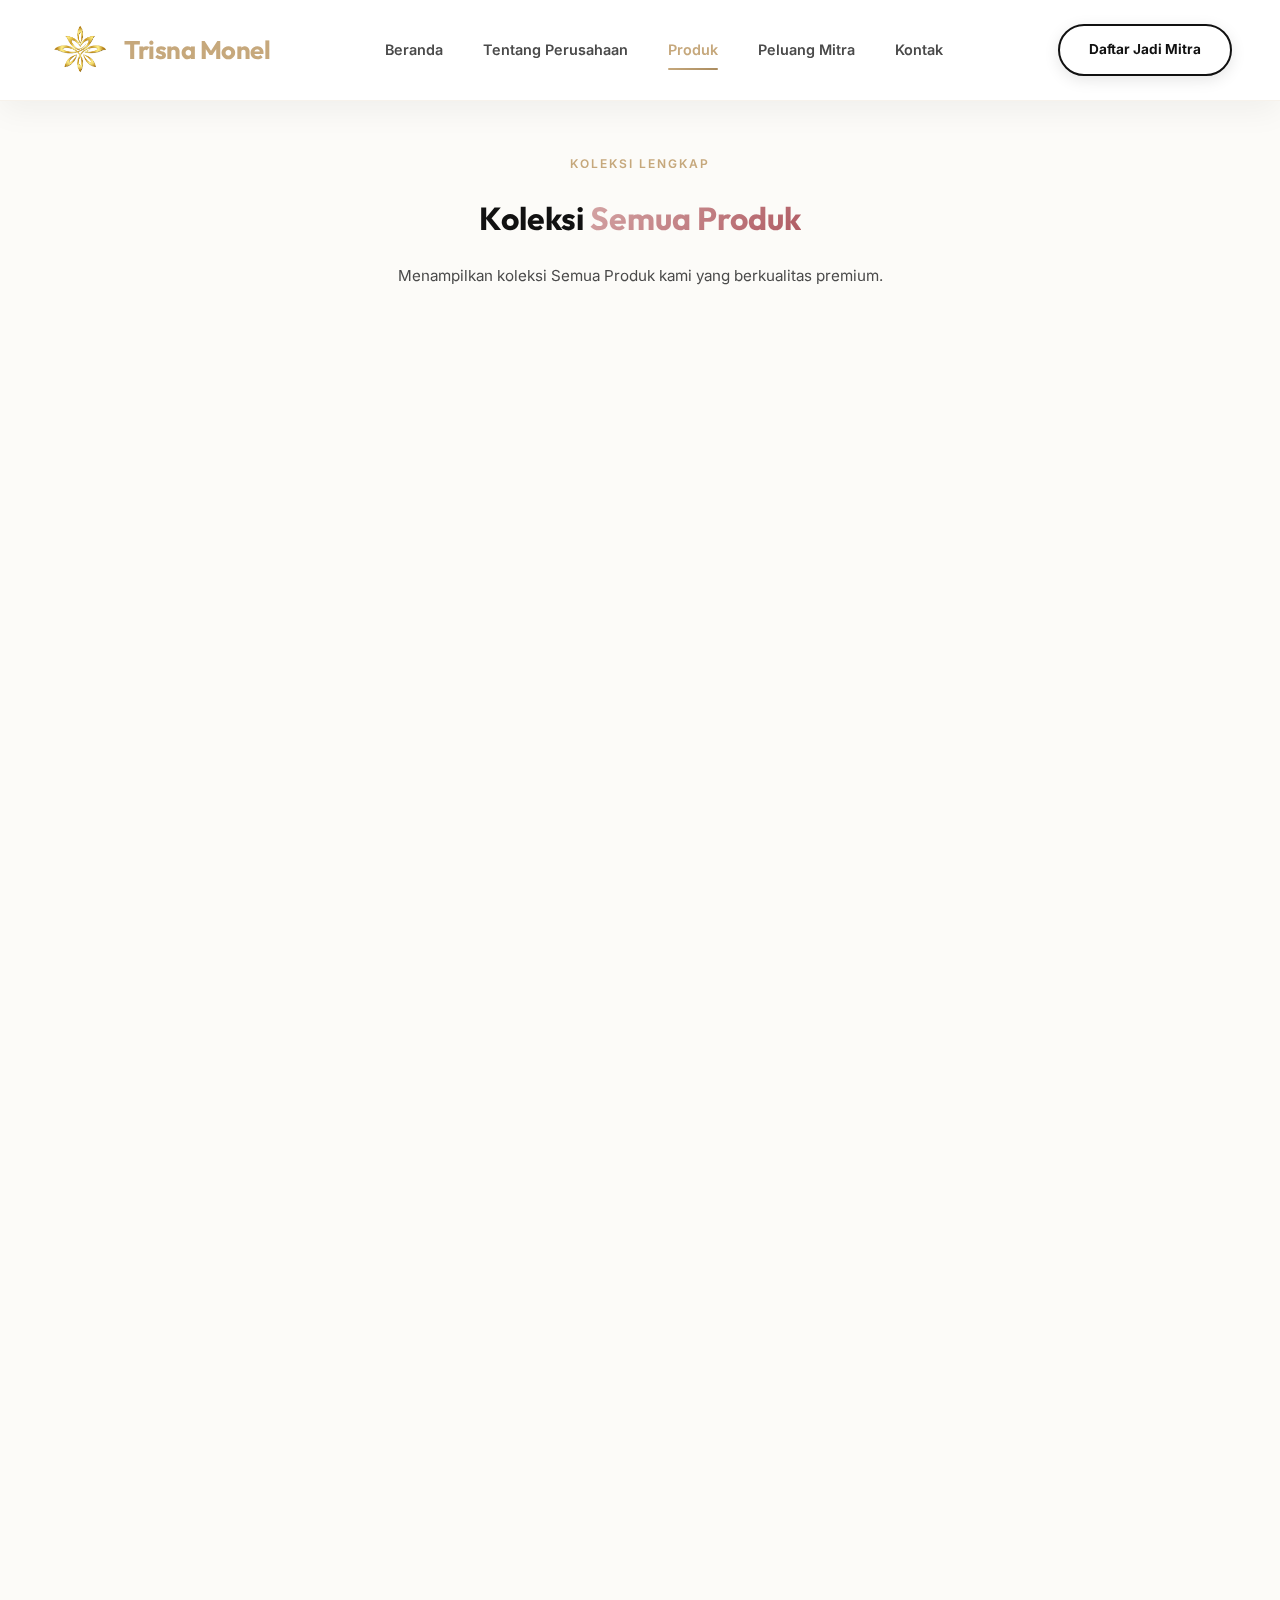
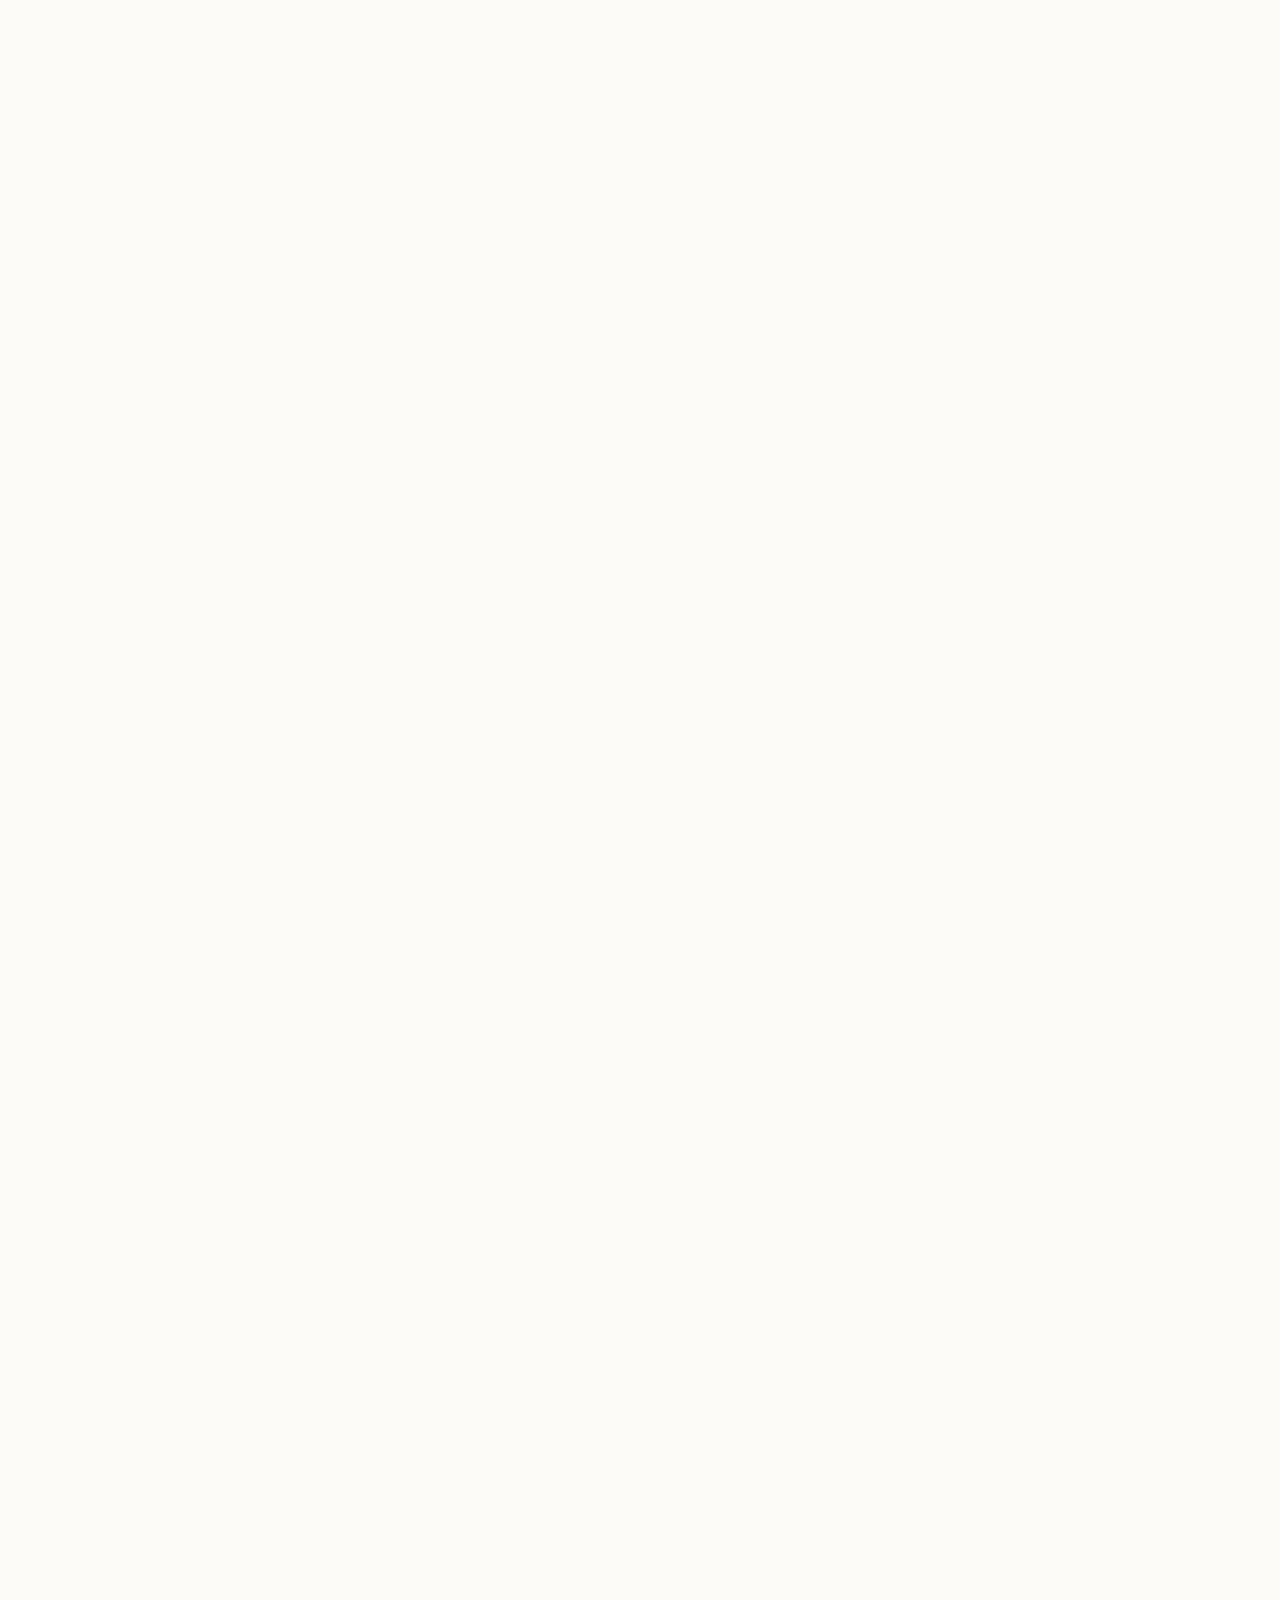
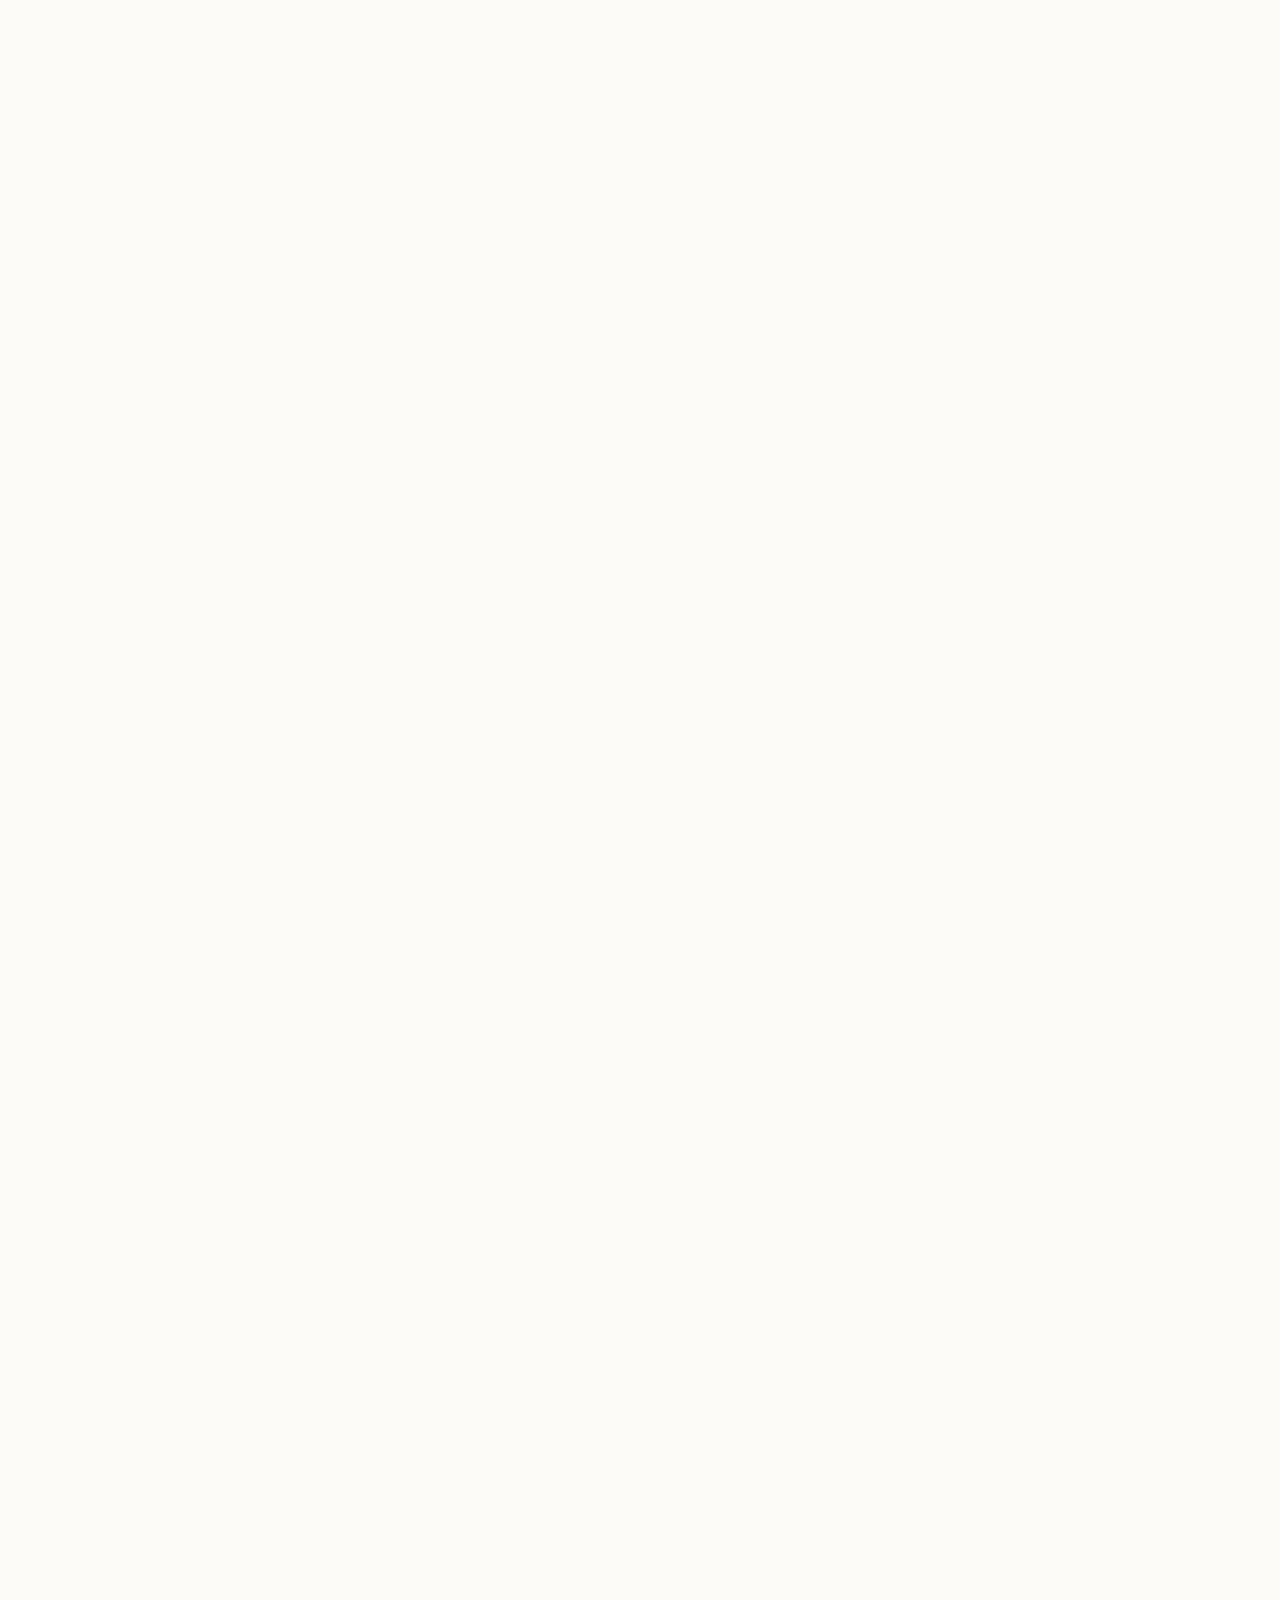
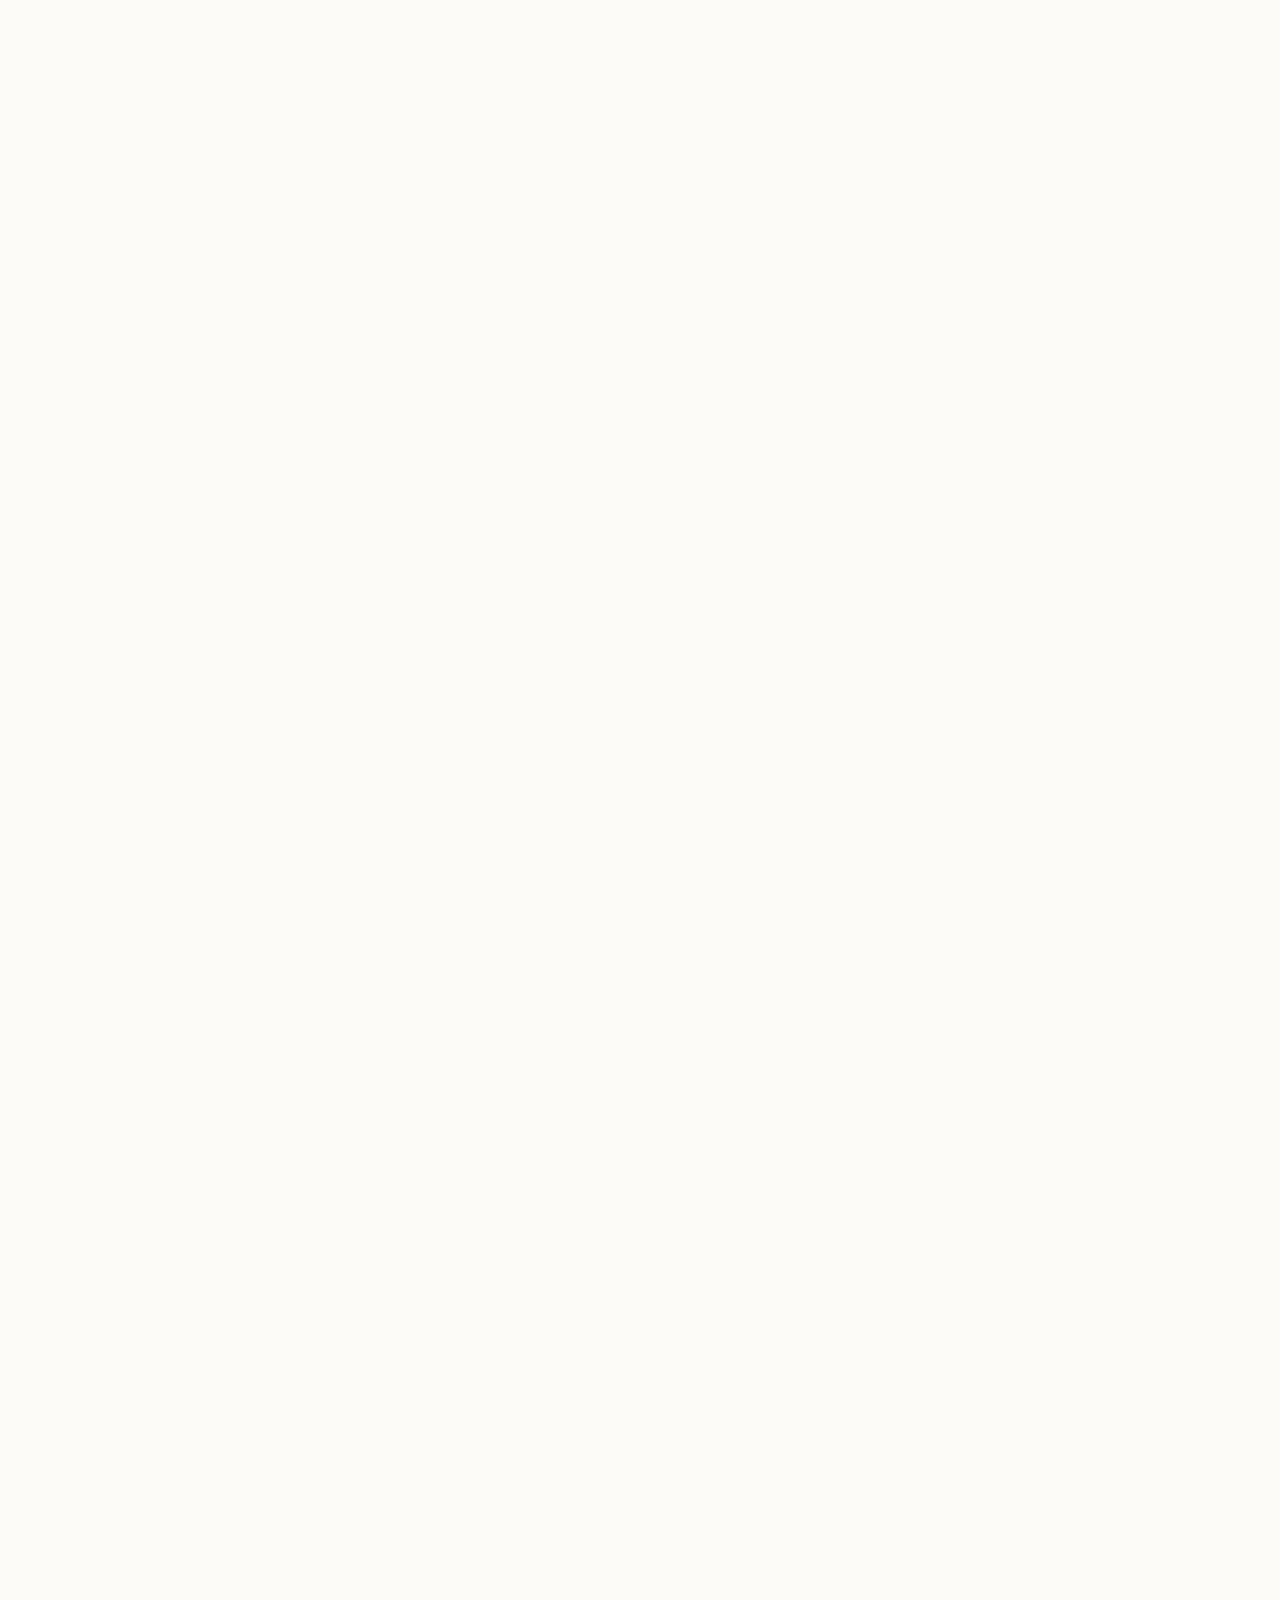
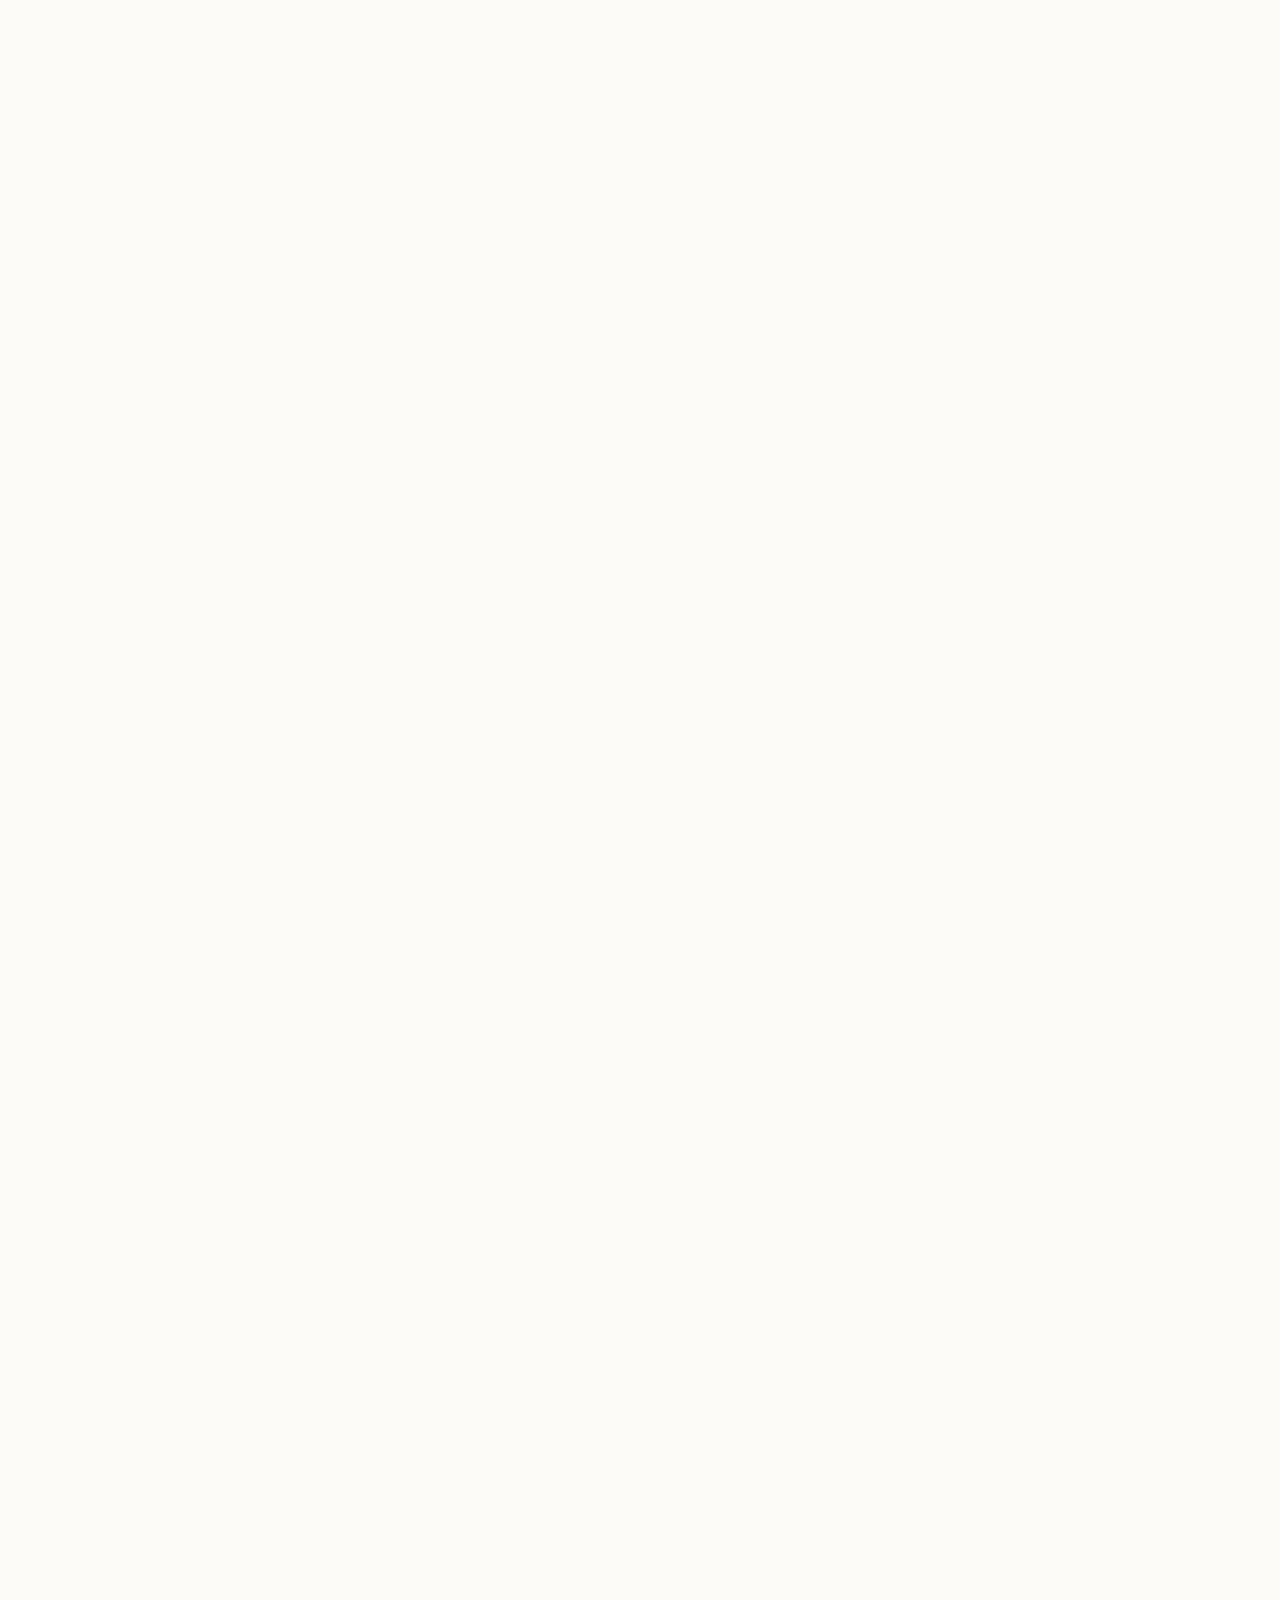
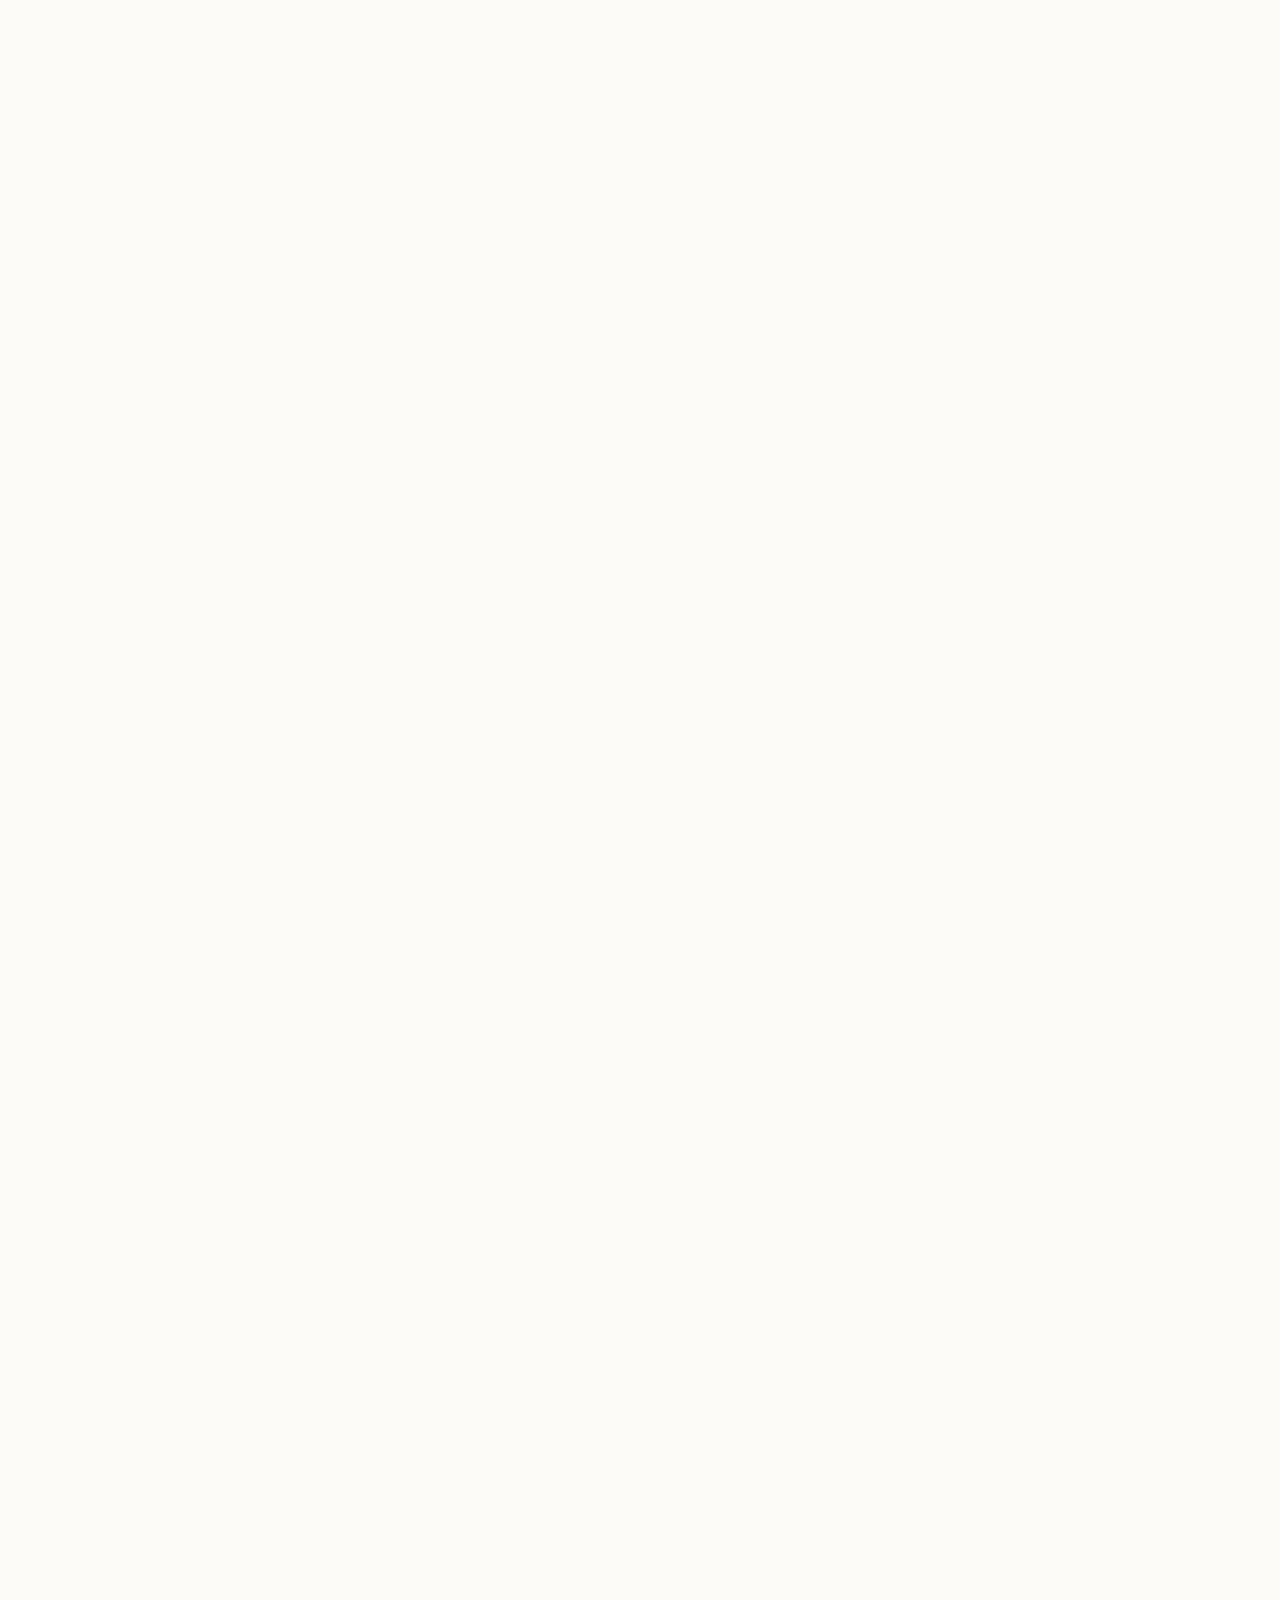
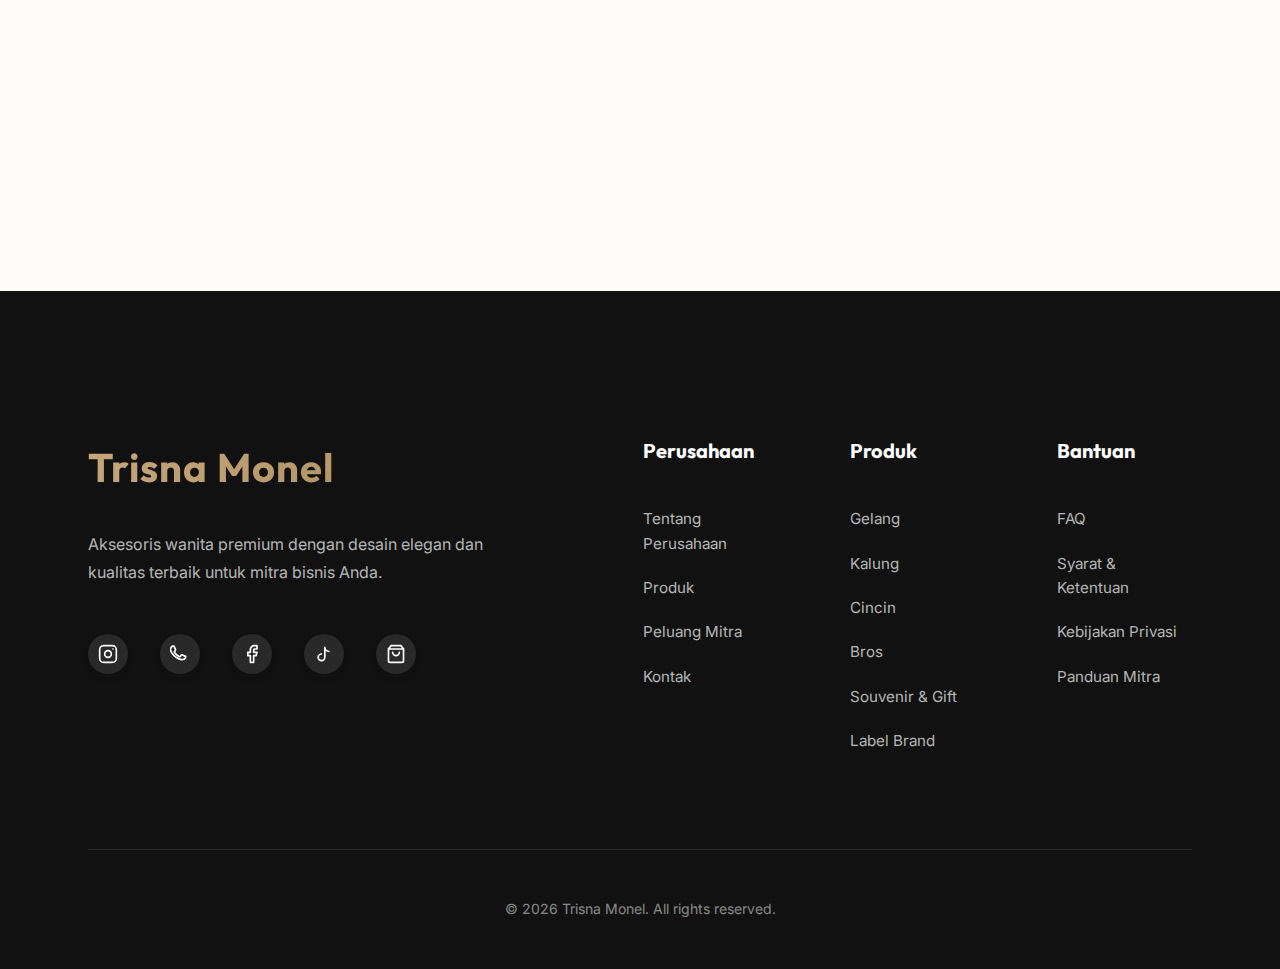
<file: category.html>
<!DOCTYPE html>
<html lang="id">

<head>
    <meta charset="UTF-8">
    <meta name="viewport" content="width=device-width, initial-scale=1.0">
    <title>Katalog Produk Perhiasan Monel & Stainless | Trisna Monel</title>
    <meta name="description"
        content="Lihat koleksi perhiasan monel premium (baja putih). Tersedia gelang, kalung nama, bros hijab, dan cincin custom dengan kualitas anti karat terbaik dari Trisna Monel Jepara.">
    <meta name="keywords"
        content="katalog perhiasan monel, kalung nama monel, gelang stainless steel, bros logam jepara, cincin monel custom">
    <link rel="canonical" href="https://trisnamonel.com/category.html" />
    <link rel="icon" type="image/png" href="images/logo.png">
    <link rel="apple-touch-icon" href="images/logo.png">
    <link rel="preconnect" href="https://fonts.googleapis.com">
    <link rel="preconnect" href="https://fonts.gstatic.com" crossorigin>
    <link
        href="https://fonts.googleapis.com/css2?family=Outfit:wght@300;400;500;600;700&family=Inter:wght@300;400;500;600&display=swap"
        rel="stylesheet">
    <link rel="stylesheet" href="https://unpkg.com/aos@next/dist/aos.css" />
    <link rel="stylesheet" href="style.css">
</head>

<body>
    <!-- Navigation -->
    <nav class="navbar" id="navbar">
        <div class="container">
            <div class="nav-content">
                <a href="index.html#home" class="logo">
                    <img src="images/logo.png" alt="Trisna Monel">
                    <span class="logo-text">Trisna Monel</span>
                </a>
                <div class="nav-links" id="navLinks">
                    <a href="index.html#home" class="nav-link">Beranda</a>
                    <a href="index.html#about" class="nav-link">Tentang Perusahaan</a>
                    <a href="index.html#products" class="nav-link active">Produk</a>
                    <a href="index.html#partnership" class="nav-link">Peluang Mitra</a>
                    <a href="index.html#contact" class="nav-link">Kontak</a>
                </div>
                <button class="mobile-menu-toggle" id="mobileMenuToggle">
                    <span></span>
                    <span></span>
                    <span></span>
                </button>
                <a href="https://wa.me/6289524909345" target="_blank" class="cta-button-nav">Daftar Jadi Mitra</a>
            </div>
        </div>
    </nav>

    <!-- Category Header -->
    <section class="category-header">
        <div class="container">
            <div class="text-center" data-aos="fade-up">
                <span class="section-subtitle">Koleksi Lengkap</span>
                <h1 class="section-title" id="pageTitle">Kategori <span class="gradient-text">Produk</span></h1>
                <p class="section-description" id="pageDescription">
                    Temukan berbagai pilihan produk berkualitas tinggi untuk melengkapi gaya Anda.
                </p>
            </div>
        </div>
    </section>

    <!-- Product Grid -->
    <section class="category-products">
        <div class="container">


            <div class="products-grid" id="categoryProductGrid">
                <!-- Products will be injected here via JS -->
            </div>

            <!-- Single Order Button for Custom Bros - Below Grid -->
            <div id="customOrderButton" class="custom-order-container" style="display: none;">
                <a href="https://wa.me/6289524909345?text=Halo%20Trisna%20Monel,%20saya%20tertarik%20untuk%20memesan%20Aksesoris%20custom.%20Mohon%20infonya.%0A%0A(Pesan%20dari%20Website%20Trisna%20Monel)"
                    target="_blank" class="cta-button primary custom-order-btn" id="mainCustomOrderBtn"
                    style="border-radius: 30px;">
                    <svg width="24" height="24" viewBox="0 0 24 24" fill="currentColor">
                        <path
                            d="M17.472 14.382c-.297-.149-1.758-.867-2.03-.967-.273-.099-.471-.148-.67.15-.197.297-.767.966-.94 1.164-.173.199-.347.223-.644.075-.297-.15-1.255-.463-2.39-1.475-.883-.788-1.48-1.761-1.653-2.059-.173-.297-.018-.458.13-.606.134-.133.298-.347.446-.52.149-.174.198-.298.298-.497.099-.198.05-.371-.025-.52-.075-.149-.669-1.612-.916-2.207-.242-.579-.487-.5-.669-.51-.173-.008-.371-.01-.57-.01-.198 0-.52.074-.792.372-.272.297-1.04 1.016-1.04 2.479 0 1.462 1.065 2.875 1.213 3.074.149.198 2.096 3.2 5.077 4.487.709.306 1.262.489 1.694.625.712.227 1.36.195 1.871.118.571-.085 1.758-.719 2.006-1.413.248-.694.248-1.289.173-1.413-.074-.124-.272-.198-.57-.347m-5.421 7.403h-.004a9.87 9.87 0 01-5.031-1.378l-.361-.214-3.741.982.998-3.648-.235-.374a9.86 9.86 0 01-1.51-5.26c.001-5.45 4.436-9.884 9.888-9.884 2.64 0 5.122 1.03 6.988 2.898a9.825 9.825 0 012.893 6.994c-.003 5.45-4.437 9.884-9.885 9.884m8.413-18.297A11.815 11.815 0 0012.05 0C5.495 0 .16 5.335.157 11.892c0 2.096.547 4.142 1.588 5.945L.057 24l6.305-1.654a11.882 11.882 0 005.683 1.448h.005c6.554 0 11.89-5.335 11.893-11.893a11.821 11.821 0 00-3.48-8.413z" />
                    </svg>
                    Pesan Bros Custom
                </a>
                <p style="margin-top: 12px; color: var(--color-gray-dark); font-size: 0.65rem; opacity: 0.5;">
                    💡 Klik gambar di atas untuk download referensi desain
                </p>
            </div>

            <div id="noProductsMessage" style="display: none; text-align: center; padding: 50px;">
                <h3>Belum ada produk untuk kategori ini.</h3>
                <a href="index.html" class="cta-button primary" style="margin-top: 20px;">Kembali ke Beranda</a>
            </div>
        </div>
    </section>

    <!-- Footer -->
    <footer class="footer">
        <div class="container">
            <div class="footer-content">
                <div class="footer-brand">
                    <h3
                        style="font-family: var(--font-heading); font-size: 2.5rem; font-weight: 700; background: var(--gradient-gold); -webkit-background-clip: text; -webkit-text-fill-color: transparent; background-clip: text; margin-bottom: 1rem; letter-spacing: 1px;">
                        Trisna Monel
                    </h3>
                    <p>Aksesoris wanita premium dengan desain elegan dan kualitas terbaik untuk mitra bisnis Anda.</p>
                    <div class="social-links footer-social">
                        <a href="https://www.instagram.com/trisna_monel?igsh=eXBiMmdxc2F3djNo" class="social-link"
                            aria-label="Instagram" target="_blank">
                            <svg width="20" height="20" viewBox="0 0 24 24" fill="none">
                                <rect x="2" y="2" width="20" height="20" rx="5" stroke="currentColor"
                                    stroke-width="2" />
                                <circle cx="12" cy="12" r="4" stroke="currentColor" stroke-width="2" />
                                <circle cx="18" cy="6" r="1" fill="currentColor" />
                            </svg>
                        </a>
                        <a href="https://wa.me/6289524909345?text=Halo%20Trisna%20Monel,%20saya%20ingin%20bertanya%20mengenai%20produk%20Anda.%0A%0A(Pesan%20dari%20Website%20Trisna%20Monel)"
                            class="social-link" aria-label="WhatsApp" target="_blank">
                            <svg width="20" height="20" viewBox="0 0 24 24" fill="none">
                                <path
                                    d="M17.472 14.382C17.015 14.153 14.98 13.146 14.571 13.005C14.162 12.863 13.862 12.793 13.562 13.25C13.262 13.707 12.486 14.655 12.226 14.955C11.966 15.255 11.706 15.285 11.249 15.056C10.792 14.827 9.38 14.363 7.713 12.878C6.41 11.717 5.54 10.282 5.28 9.825C5.02 9.368 5.251 9.127 5.48 8.898C5.689 8.689 5.937 8.361 6.166 8.101C6.395 7.841 6.465 7.641 6.607 7.341C6.749 7.041 6.678 6.781 6.563 6.552C6.448 6.323 5.54 4.288 5.161 3.374C4.782 2.46 4.403 2.58 4.133 2.58C3.863 2.58 3.563 2.55 3.263 2.55C2.963 2.55 2.476 2.665 2.067 3.122C1.658 3.579 0.59 4.586 0.59 6.621C0.59 8.656 2.097 10.631 2.326 10.931C2.555 11.231 5.54 15.766 10.073 17.532C14.606 19.298 14.606 18.655 15.483 18.565C16.36 18.475 18.065 17.562 18.444 16.619C18.823 15.676 18.823 14.883 18.708 14.713C18.593 14.543 18.293 14.428 17.836 14.199L17.472 14.382Z"
                                    stroke="currentColor" stroke-width="2" />
                            </svg>
                        </a>
                        <a href="https://www.facebook.com/share/1DQHyv8ZXH/" class="social-link" aria-label="Facebook"
                            target="_blank">
                            <svg width="20" height="20" viewBox="0 0 24 24" fill="none">
                                <path
                                    d="M18 2H15C13.6739 2 12.4021 2.52678 11.4645 3.46447C10.5268 4.40215 10 5.67392 10 7V10H7V14H10V22H14V14H17L18 10H14V7C14 6.73478 14.1054 6.48043 14.2929 6.29289C14.4804 6.10536 14.7348 6 15 6H18V2Z"
                                    stroke="currentColor" stroke-width="2" stroke-linecap="round"
                                    stroke-linejoin="round" />
                            </svg>
                        </a>
                        <a href="https://www.tiktok.com/@trisna_monel?" class="social-link" aria-label="TikTok"
                            target="_blank">
                            <svg width="20" height="20" viewBox="0 0 24 24" fill="none" stroke="currentColor"
                                stroke-width="2" stroke-linecap="round" stroke-linejoin="round">
                                <path d="M9 12a4 4 0 1 0 4 4V4a5 5 0 0 0 5 5"></path>
                            </svg>
                        </a>
                        <a href="https://shopee.co.id/jafapresti?" class="social-link" aria-label="Shopee"
                            target="_blank">
                            <svg width="20" height="20" viewBox="0 0 24 24" fill="none" stroke="currentColor"
                                stroke-width="2" stroke-linecap="round" stroke-linejoin="round">
                                <path d="M6 2L3 6v14a2 2 0 0 0 2 2h14a2 2 0 0 0 2-2V6l-3-4Z"></path>
                                <path d="M3 6h18"></path>
                                <path d="M16 10a4 4 0 0 1-8 0"></path>
                            </svg>
                        </a>
                    </div>
                </div>
                <div class="footer-links">
                    <div class="footer-column">
                        <h4>Perusahaan</h4>
                        <a href="index.html#about">Tentang Perusahaan</a>
                        <a href="index.html#products">Produk</a>
                        <a href="index.html#partnership">Peluang Mitra</a>
                        <a href="index.html#contact">Kontak</a>
                    </div>
                    <div class="footer-column">
                        <h4>Produk</h4>
                        <a href="category.html?category=gelang">Gelang</a>
                        <a href="category.html?category=kalung">Kalung</a>
                        <a href="category.html?category=cincin">Cincin</a>
                        <a href="category.html?category=bros">Bros</a>
                        <a href="category.html?category=souvenir">Souvenir & Gift</a>
                        <a href="category.html?category=label">Label Brand</a>
                    </div>
                    <div class="footer-column">
                        <h4>Bantuan</h4>
                        <a href="faq.html">FAQ</a>
                        <a href="terms.html">Syarat & Ketentuan</a>
                        <a href="privacy.html">Kebijakan Privasi</a>
                        <a href="partner-guide.html">Panduan Mitra</a>
                    </div>
                </div>
            </div>
            <div class="footer-bottom">
                <p>&copy; 2026 Trisna Monel. All rights reserved.</p>
            </div>
        </div>
    </footer>

    <script src="https://unpkg.com/aos@next/dist/aos.js"></script>
    <script src="script.js?v=1.1"></script>
    <script>
        // EMERGENCY INLINE RENDERER
        // This ensures products appear even if script.js fails or is cached
        document.addEventListener('DOMContentLoaded', function () {
            const urlParams = new URLSearchParams(window.location.search);
            const cat = urlParams.get('category');
            const grid = document.getElementById('categoryProductGrid');

            // Force render for 'bros', 'label', 'souvenir', 'gelang', 'cincin', AND 'kalung'
            if (grid && (grid.children.length === 0 || cat === 'bros' || cat === 'label' || cat === 'souvenir' || cat === 'gelang' || cat === 'cincin' || cat === 'kalung')) {
                console.log('Force rendering category:', cat);

                // Define data locally
                const localData = {
                    'gelang': [
                        { id: 'gelang-1', name: 'Gelang Monel Elegant 01', category: 'gelang', price: 'Hubungi Admin', material: 'Monel High Quality', image: 'images/gelang/1.jpeg' },
                        { id: 'gelang-2', name: 'Gelang Monel Elegant 02', category: 'gelang', price: 'Hubungi Admin', material: 'Monel High Quality', image: 'images/gelang/2.jpeg' },
                        { id: 'gelang-3', name: 'Gelang Monel Elegant 03', category: 'gelang', price: 'Hubungi Admin', material: 'Monel High Quality', image: 'images/gelang/3.jpeg' },
                        { id: 'gelang-4', name: 'Gelang Monel Elegant 04', category: 'gelang', price: 'Hubungi Admin', material: 'Monel High Quality', image: 'images/gelang/4.jpeg' },
                        { id: 'gelang-5', name: 'Gelang Monel Elegant 05', category: 'gelang', price: 'Hubungi Admin', material: 'Monel High Quality', image: 'images/gelang/5.jpeg' },
                        { id: 'gelang-6', name: 'Gelang Monel Elegant 06', category: 'gelang', price: 'Hubungi Admin', material: 'Monel High Quality', image: 'images/gelang/6.jpeg' },
                        { id: 'gelang-7', name: 'Gelang Monel Elegant 07', category: 'gelang', price: 'Hubungi Admin', material: 'Monel High Quality', image: 'images/gelang/7.jpeg' },
                        { id: 'gelang-8', name: 'Gelang Monel Elegant 08', category: 'gelang', price: 'Hubungi Admin', material: 'Monel High Quality', image: 'images/gelang/8.jpeg' },
                        { id: 'gelang-9', name: 'Gelang Monel Elegant 09', category: 'gelang', price: 'Hubungi Admin', material: 'Monel High Quality', image: 'images/gelang/9.jpeg' },
                        { id: 'gelang-10', name: 'Gelang Monel Elegant 10', category: 'gelang', price: 'Hubungi Admin', material: 'Monel High Quality', image: 'images/gelang/10.jpeg' },
                        { id: 'gelang-11', name: 'Gelang Monel Elegant 11', category: 'gelang', price: 'Hubungi Admin', material: 'Monel High Quality', image: 'images/gelang/11.jpeg' },
                        { id: 'gelang-12', name: 'Gelang Monel Elegant 12', category: 'gelang', price: 'Hubungi Admin', material: 'Monel High Quality', image: 'images/gelang/12.jpeg' }
                    ],
                    'bros': [
                        { id: 'bros-1', name: 'Bros Floral Elegance', category: 'bros', price: 'Hubungi Admin', material: 'Monel High Quality', image: 'images/bros/1.jpeg' },
                        { id: 'bros-2', name: 'Bros Royal Butterfly', category: 'bros', price: 'Hubungi Admin', material: 'Monel & Kristal', image: 'images/bros/2.jpeg' },
                        { id: 'bros-3', name: 'Bros Classic Sunflower', category: 'bros', price: 'Hubungi Admin', material: 'Monel Premium', image: 'images/bros/3.jpeg' },
                        { id: 'bros-4', name: 'Bros Golden Leaf', category: 'bros', price: 'Hubungi Admin', material: 'Monel Gold Plated', image: 'images/bros/4.jpeg' },
                        { id: 'bros-5', name: 'Bros Twin Butterfly', category: 'bros', price: 'Hubungi Admin', material: 'Monel', image: 'images/bros/5.jpeg' },
                        { id: 'bros-6', name: 'Bros Ribbon Charm', category: 'bros', price: 'Hubungi Admin', material: 'Monel', image: 'images/bros/6.jpeg' },
                        { id: 'bros-7', name: 'Bros Etnik Heritage', category: 'bros', price: 'Hubungi Admin', material: 'Monel Ukir Jepara', image: 'images/bros/7.jpeg' },
                        { id: 'bros-8', name: 'Bros Minimalist Pearl', category: 'bros', price: 'Hubungi Admin', material: 'Monel & Mutiara', image: 'images/bros/8.jpeg' },
                        { id: 'bros-9', name: 'Bros Abstract Art', category: 'bros', price: 'Hubungi Admin', material: 'Monel', image: 'images/bros/9.jpeg' },
                        { id: 'bros-10', name: 'Bros Vintage Star', category: 'bros', price: 'Hubungi Admin', material: 'Monel', image: 'images/bros/10.jpeg' },
                        { id: 'bros-11', name: 'Bros Luxury Curve', category: 'bros', price: 'Hubungi Admin', material: 'Monel High Polish', image: 'images/bros/11.jpeg' },
                        { id: 'bros-12', name: 'Bros Modern Geometry', category: 'bros', price: 'Hubungi Admin', material: 'Monel', image: 'images/bros/12.jpeg' }
                    ],
                    'label': [
                        { id: 'label-1', name: 'Label Brand Custom 01', category: 'label', price: 'Hubungi Admin', material: 'Monel High Quality', image: 'images/label_brand/1.jpeg' },
                        { id: 'label-2', name: 'Label Brand Custom 02', category: 'label', price: 'Hubungi Admin', material: 'Monel High Quality', image: 'images/label_brand/2.jpeg' },
                        { id: 'label-3', name: 'Label Brand Custom 03', category: 'label', price: 'Hubungi Admin', material: 'Monel High Quality', image: 'images/label_brand/3.jpeg' },
                        { id: 'label-4', name: 'Label Brand Custom 04', category: 'label', price: 'Hubungi Admin', material: 'Monel High Quality', image: 'images/label_brand/4.jpeg' },
                        { id: 'label-5', name: 'Label Brand Custom 05', category: 'label', price: 'Hubungi Admin', material: 'Monel High Quality', image: 'images/label_brand/5.jpeg' },
                        { id: 'label-6', name: 'Label Brand Custom 06', category: 'label', price: 'Hubungi Admin', material: 'Monel High Quality', image: 'images/label_brand/6.jpeg' },
                        { id: 'label-7', name: 'Label Brand Custom 07', category: 'label', price: 'Hubungi Admin', material: 'Monel High Quality', image: 'images/label_brand/7.jpeg' },
                        { id: 'label-8', name: 'Label Brand Custom 08', category: 'label', price: 'Hubungi Admin', material: 'Monel High Quality', image: 'images/label_brand/8.jpeg' },
                        { id: 'label-9', name: 'Label Brand Custom 09', category: 'label', price: 'Hubungi Admin', material: 'Monel High Quality', image: 'images/label_brand/9.jpeg' },
                        { id: 'label-10', name: 'Label Brand Custom 10', category: 'label', price: 'Hubungi Admin', material: 'Monel High Quality', image: 'images/label_brand/10.jpeg' },
                        { id: 'label-11', name: 'Label Brand Custom 11', category: 'label', price: 'Hubungi Admin', material: 'Monel High Quality', image: 'images/label_brand/11.jpeg' },
                        { id: 'label-12', name: 'Label Brand Custom 12', category: 'label', price: 'Hubungi Admin', material: 'Monel High Quality', image: 'images/label_brand/12.jpeg' }
                    ],
                    'souvenir': [
                        { id: 'souvenir-1', name: 'Souvenir Monel Premium 01', category: 'souvenir', price: 'Hubungi Admin', material: 'Monel High Quality', image: 'images/gift/1.jpeg' },
                        { id: 'souvenir-2', name: 'Souvenir Monel Premium 02', category: 'souvenir', price: 'Hubungi Admin', material: 'Monel High Quality', image: 'images/gift/2.jpeg' },
                        { id: 'souvenir-3', name: 'Souvenir Monel Premium 03', category: 'souvenir', price: 'Hubungi Admin', material: 'Monel High Quality', image: 'images/gift/3.jpeg' },
                        { id: 'souvenir-4', name: 'Souvenir Monel Premium 04', category: 'souvenir', price: 'Hubungi Admin', material: 'Monel High Quality', image: 'images/gift/4.jpeg' },
                        { id: 'souvenir-5', name: 'Souvenir Monel Premium 05', category: 'souvenir', price: 'Hubungi Admin', material: 'Monel High Quality', image: 'images/gift/5.jpeg' },
                        { id: 'souvenir-7', name: 'Souvenir Monel Premium 07', category: 'souvenir', price: 'Hubungi Admin', material: 'Monel High Quality', image: 'images/gift/7.jpeg' },
                        { id: 'souvenir-8', name: 'Souvenir Monel Premium 08', category: 'souvenir', price: 'Hubungi Admin', material: 'Monel High Quality', image: 'images/gift/8.jpeg' },
                        { id: 'souvenir-9', name: 'Souvenir Monel Premium 09', category: 'souvenir', price: 'Hubungi Admin', material: 'Monel High Quality', image: 'images/gift/9.jpeg' },
                        { id: 'souvenir-10', name: 'Souvenir Monel Premium 10', category: 'souvenir', price: 'Hubungi Admin', material: 'Monel High Quality', image: 'images/gift/10.jpeg' },
                        { id: 'souvenir-11', name: 'Souvenir Monel Premium 11', category: 'souvenir', price: 'Hubungi Admin', material: 'Monel High Quality', image: 'images/gift/11.jpeg' },
                        { id: 'souvenir-12', name: 'Souvenir Monel Premium 12', category: 'souvenir', price: 'Hubungi Admin', material: 'Monel High Quality', image: 'images/gift/12.jpeg' }
                    ],
                    'cincin': [
                        { id: 'cincin-1', name: 'Cincin Monel Elegant 01', category: 'cincin', price: 'Hubungi Admin', material: 'Monel High Quality', image: 'images/cincin/1.jpeg' },
                        { id: 'cincin-2', name: 'Cincin Monel Elegant 02', category: 'cincin', price: 'Hubungi Admin', material: 'Monel High Quality', image: 'images/cincin/2.jpeg' },
                        { id: 'cincin-3', name: 'Cincin Monel Elegant 03', category: 'cincin', price: 'Hubungi Admin', material: 'Monel High Quality', image: 'images/cincin/3.jpeg' },
                        { id: 'cincin-4', name: 'Cincin Monel Elegant 04', category: 'cincin', price: 'Hubungi Admin', material: 'Monel High Quality', image: 'images/cincin/4.jpeg' },
                        { id: 'cincin-5', name: 'Cincin Monel Elegant 05', category: 'cincin', price: 'Hubungi Admin', material: 'Monel High Quality', image: 'images/cincin/5.jpeg' },
                        { id: 'cincin-6', name: 'Cincin Monel Elegant 06', category: 'cincin', price: 'Hubungi Admin', material: 'Monel High Quality', image: 'images/cincin/6.jpeg' },
                        { id: 'cincin-7', name: 'Cincin Monel Elegant 07', category: 'cincin', price: 'Hubungi Admin', material: 'Monel High Quality', image: 'images/cincin/7.jpeg' },
                        { id: 'cincin-8', name: 'Cincin Monel Elegant 08', category: 'cincin', price: 'Hubungi Admin', material: 'Monel High Quality', image: 'images/cincin/8.jpeg' },
                        { id: 'cincin-9', name: 'Cincin Monel Elegant 09', category: 'cincin', price: 'Hubungi Admin', material: 'Monel High Quality', image: 'images/cincin/9.jpeg' },
                        { id: 'cincin-10', name: 'Cincin Monel Elegant 10', category: 'cincin', price: 'Hubungi Admin', material: 'Monel High Quality', image: 'images/cincin/10.jpeg' },
                        { id: 'cincin-11', name: 'Cincin Monel Elegant 11', category: 'cincin', price: 'Hubungi Admin', material: 'Monel High Quality', image: 'images/cincin/11.jpeg' },
                        { id: 'cincin-12', name: 'Cincin Monel Elegant 12', category: 'cincin', price: 'Hubungi Admin', material: 'Monel High Quality', image: 'images/cincin/12.jpeg' }
                    ],
                    'kalung': [
                        { id: 'kalung-1', name: 'Kalung Monel Elegant 01', category: 'kalung', price: 'Hubungi Admin', material: 'Monel High Quality', image: 'images/kalung/1.jpeg' },
                        { id: 'kalung-2', name: 'Kalung Monel Elegant 02', category: 'kalung', price: 'Hubungi Admin', material: 'Monel High Quality', image: 'images/kalung/2.jpeg' },
                        { id: 'kalung-3', name: 'Kalung Monel Elegant 03', category: 'kalung', price: 'Hubungi Admin', material: 'Monel High Quality', image: 'images/kalung/3.jpeg' },
                        { id: 'kalung-4', name: 'Kalung Monel Elegant 04', category: 'kalung', price: 'Hubungi Admin', material: 'Monel High Quality', image: 'images/kalung/4.jpeg' },
                        { id: 'kalung-5', name: 'Kalung Monel Elegant 05', category: 'kalung', price: 'Hubungi Admin', material: 'Monel High Quality', image: 'images/kalung/5.jpeg' },
                        { id: 'kalung-6', name: 'Kalung Monel Elegant 06', category: 'kalung', price: 'Hubungi Admin', material: 'Monel High Quality', image: 'images/kalung/6.jpeg' },
                        { id: 'kalung-7', name: 'Kalung Monel Elegant 07', category: 'kalung', price: 'Hubungi Admin', material: 'Monel High Quality', image: 'images/kalung/7.jpeg' },
                        { id: 'kalung-8', name: 'Kalung Monel Elegant 08', category: 'kalung', price: 'Hubungi Admin', material: 'Monel High Quality', image: 'images/kalung/8.jpeg' },
                        { id: 'kalung-9', name: 'Kalung Monel Elegant 09', category: 'kalung', price: 'Hubungi Admin', material: 'Monel High Quality', image: 'images/kalung/9.jpeg' },
                        { id: 'kalung-10', name: 'Kalung Monel Elegant 10', category: 'kalung', price: 'Hubungi Admin', material: 'Monel High Quality', image: 'images/kalung/10.jpeg' },
                        { id: 'kalung-11', name: 'Kalung Monel Elegant 11', category: 'kalung', price: 'Hubungi Admin', material: 'Monel High Quality', image: 'images/kalung/11.jpeg' },
                        { id: 'kalung-12', name: 'Kalung Monel Elegant 12', category: 'kalung', price: 'Hubungi Admin', material: 'Monel High Quality', image: 'images/kalung/12.jpeg' }
                    ]
                };

                const activeData = localData[cat];

                if (activeData) {
                    // Update Title manually
                    const pageTitle = document.getElementById('pageTitle');
                    if (pageTitle) {
                        let titleText = '';
                        if (cat === 'bros') titleText = 'Bros';
                        else if (cat === 'label') titleText = 'Label Brand';
                        else if (cat === 'souvenir') titleText = 'Souvenir & Gift';
                        else if (cat === 'gelang') titleText = 'Gelang';
                        else if (cat === 'cincin') titleText = 'Cincin';
                        else if (cat === 'kalung') titleText = 'Kalung';

                        pageTitle.innerHTML = `Koleksi <span class="gradient-text">${titleText}</span>`;
                    }

                    const pageDesc = document.getElementById('pageDescription');
                    if (pageDesc) {
                        if (cat === 'bros') {
                            pageDesc.textContent = "Bros premium dari bahan monel & titanium yang anti karat, kuat, dan tampil mewah. Cocok untuk hijab, seragam, event, dan souvenir. Bisa custom nama, logo, atau desain sendiri sesuai kebutuhanmu.";
                        } else if (cat === 'label') {
                            pageDesc.textContent = "Label brand eksklusif berbahan monel & titanium berkualitas tinggi. Tahan karat, awet, dan memberikan kesan premium pada produk fashion, hijab, dan aksesoris brand Anda. Terima pesanan custom dengan berbagai ukuran.";
                        } else if (cat === 'souvenir') {
                            pageDesc.textContent = "Koleksi souvenir dan gift monel & titanium premium untuk berbagai keperluan seperti pernikahan, seminar, instansi, maupun hadiah personal. Produk eksklusif, tahan lama, dan anti karat.";
                        } else if (cat === 'gelang') {
                            pageDesc.textContent = "Koleksi gelang monel & titanium premium dengan desain elegan dan modern. Terbuat dari bahan monel berkualitas tinggi yang anti karat, berkilau, dan nyaman digunakan untuk aktivitas sehari-hari.";
                        } else if (cat === 'cincin') {
                            pageDesc.textContent = "Koleksi cincin monel & titanium premium yang elegan dan mewah. Tersedia berbagai model cincin pria dan wanita yang anti karat, berkilau alami, dan nyaman melingkar di jari Anda.";
                        } else if (cat === 'kalung') {
                            pageDesc.textContent = "Koleksi kalung karakter monel & titanium premium dengan berbagai pilihan liontin yang indah. Material berkualitas tinggi yang anti pudar, anti karat, dan memberikan sentuhan mewah pada leher Anda.";
                        }
                        pageDesc.style.maxWidth = "800px";
                        pageDesc.style.marginLeft = "auto";
                        pageDesc.style.marginRight = "auto";
                    }

                    const noMsg = document.getElementById('noProductsMessage');
                    if (noMsg) noMsg.style.display = 'none';

                    // Show the single custom order button
                    const orderBtn = document.getElementById('customOrderButton');
                    if (orderBtn) {
                        orderBtn.style.display = 'block';

                        const btnLink = document.getElementById('mainCustomOrderBtn');
                        if (btnLink) {
                            const waConfig = {
                                'bros': 'Bros',
                                'label': 'Label Brand',
                                'souvenir': 'Souvenir & Gift',
                                'gelang': 'Gelang',
                                'kalung': 'Kalung',
                                'hijab': 'Aksesoris Hijab',
                                'cincin': 'Cincin'
                            };

                            const catName = waConfig[cat] || 'Aksesoris';
                            const message = `Halo Trisna Monel, saya tertarik untuk memesan ${catName} custom. Mohon infonya.\n\n(Pesan dari Website Trisna Monel)`;

                            btnLink.href = `https://wa.me/6289524909345?text=${encodeURIComponent(message)}`;
                            btnLink.innerHTML = `<svg width="24" height="24" viewBox="0 0 24 24" fill="currentColor"><path d="M17.472 14.382c-.297-.149-1.758-.867-2.03-.967-.273-.099-.471-.148-.67.15-.197.297-.767.966-.94 1.164-.173.199-.347.223-.644.075-.297-.15-1.255-.463-2.39-1.475-.883-.788-1.48-1.761-1.653-2.059-.173-.297-.018-.458.13-.606.134-.133.298-.347.446-.52.149-.174.198-.298.298-.497.099-.198.05-.371-.025-.52-.075-.149-.669-1.612-.916-2.207-.242-.579-.487-.5-.669-.51-.173-.008-.371-.01-.57-.01-.198 0-.52.074-.792.372-.272.297-1.04 1.016-1.04 2.479 0 1.462 1.065 2.875 1.213 3.074.149.198 2.096 3.2 5.077 4.487.709.306 1.262.489 1.694.625.712.227 1.36.195 1.871.118.571-.085 1.758-.719 2.006-1.413.248-.694.248-1.289.173-1.413-.074-.124-.272-.198-.57-.347m-5.421 7.403h-.004a9.87 9.87 0 01-5.031-1.378l-.361-.214-3.741.982.998-3.648-.235-.374a9.86 9.86 0 01-1.51-5.26c.001-5.45 4.436-9.884 9.888-9.884 2.64 0 5.122 1.03 6.988 2.898a9.825 9.825 0 012.893 6.994c-.003 5.45-4.437 9.884-9.885 9.884m8.413-18.297A11.815 11.815 0 0012.05 0C5.495 0 .16 5.335.157 11.892c0 2.096.547 4.142 1.588 5.945L.057 24l6.305-1.654a11.882 11.882 0 005.683 1.448h.005c6.554 0 11.89-5.335 11.893-11.893a11.821 11.821 0 00-3.48-8.413z"></path></svg> Pesan ${catName} Custom`;
                        }
                    }

                    // Add "Back to Home" button
                    const container = grid.parentElement;
                    const existingBackBtn = document.getElementById('catBackBtn');
                    if (!existingBackBtn) {
                        const backBtn = document.createElement('div');
                        backBtn.id = 'catBackBtn';
                        backBtn.style.marginBottom = '20px';
                        backBtn.style.textAlign = 'left';
                        backBtn.innerHTML = `<a href="index.html#products" class="back-link" style="display:inline-block; font-size:1rem; margin-bottom:0;">
                            ← Kembali ke Katalog
                        </a>`;
                        container.insertBefore(backBtn, orderBtn || grid);
                    }

                    // Clear and Render
                    grid.innerHTML = '';

                    activeData.forEach((item, index) => {
                        const card = document.createElement('div');
                        card.className = 'product-card';
                        card.style.opacity = '0';
                        card.style.animation = `fadeUp 0.5s ease forwards ${index * 0.1}s`;

                        // Card with downloadable image, no order button (Single button is below the grid)
                        card.innerHTML = `
                            <a href="${item.image}" download="${cat}-${index + 1}.jpeg" style="display: block; text-decoration: none; cursor: pointer;" title="Klik untuk Download Gambar">
                                <div class="product-image">
                                    <img src="${item.image}" alt="${item.name}" loading="lazy" style="width:100%; height:100%; object-fit:contain;" onerror="this.src='images/hero-bg.jpg'">
                                    <div class="download-badge">
                                        <svg width="16" height="16" viewBox="0 0 24 24" fill="none" stroke="currentColor" stroke-width="1.5">
                                            <path d="M21 15v4a2 2 0 0 1-2 2H5a2 2 0 0 1-2-2v-4"/>
                                            <polyline points="7 10 12 15 17 10"/>
                                            <line x1="12" y1="15" x2="12" y2="3"/>
                                        </svg>
                                        Download
                                    </div>
                                </div>
                            </a>
                        `;
                        grid.appendChild(card);
                    });

                    // Add keyframes for the inline animation
                    const style = document.createElement('style');
                    style.innerHTML = `
                        @keyframes fadeUp {
                            from { opacity: 0; transform: translateY(20px); }
                            to { opacity: 1; transform: translateY(0); }
                        }
                    `;
                    document.head.appendChild(style);
                }
            }
        });
    </script>

</html>
</file>
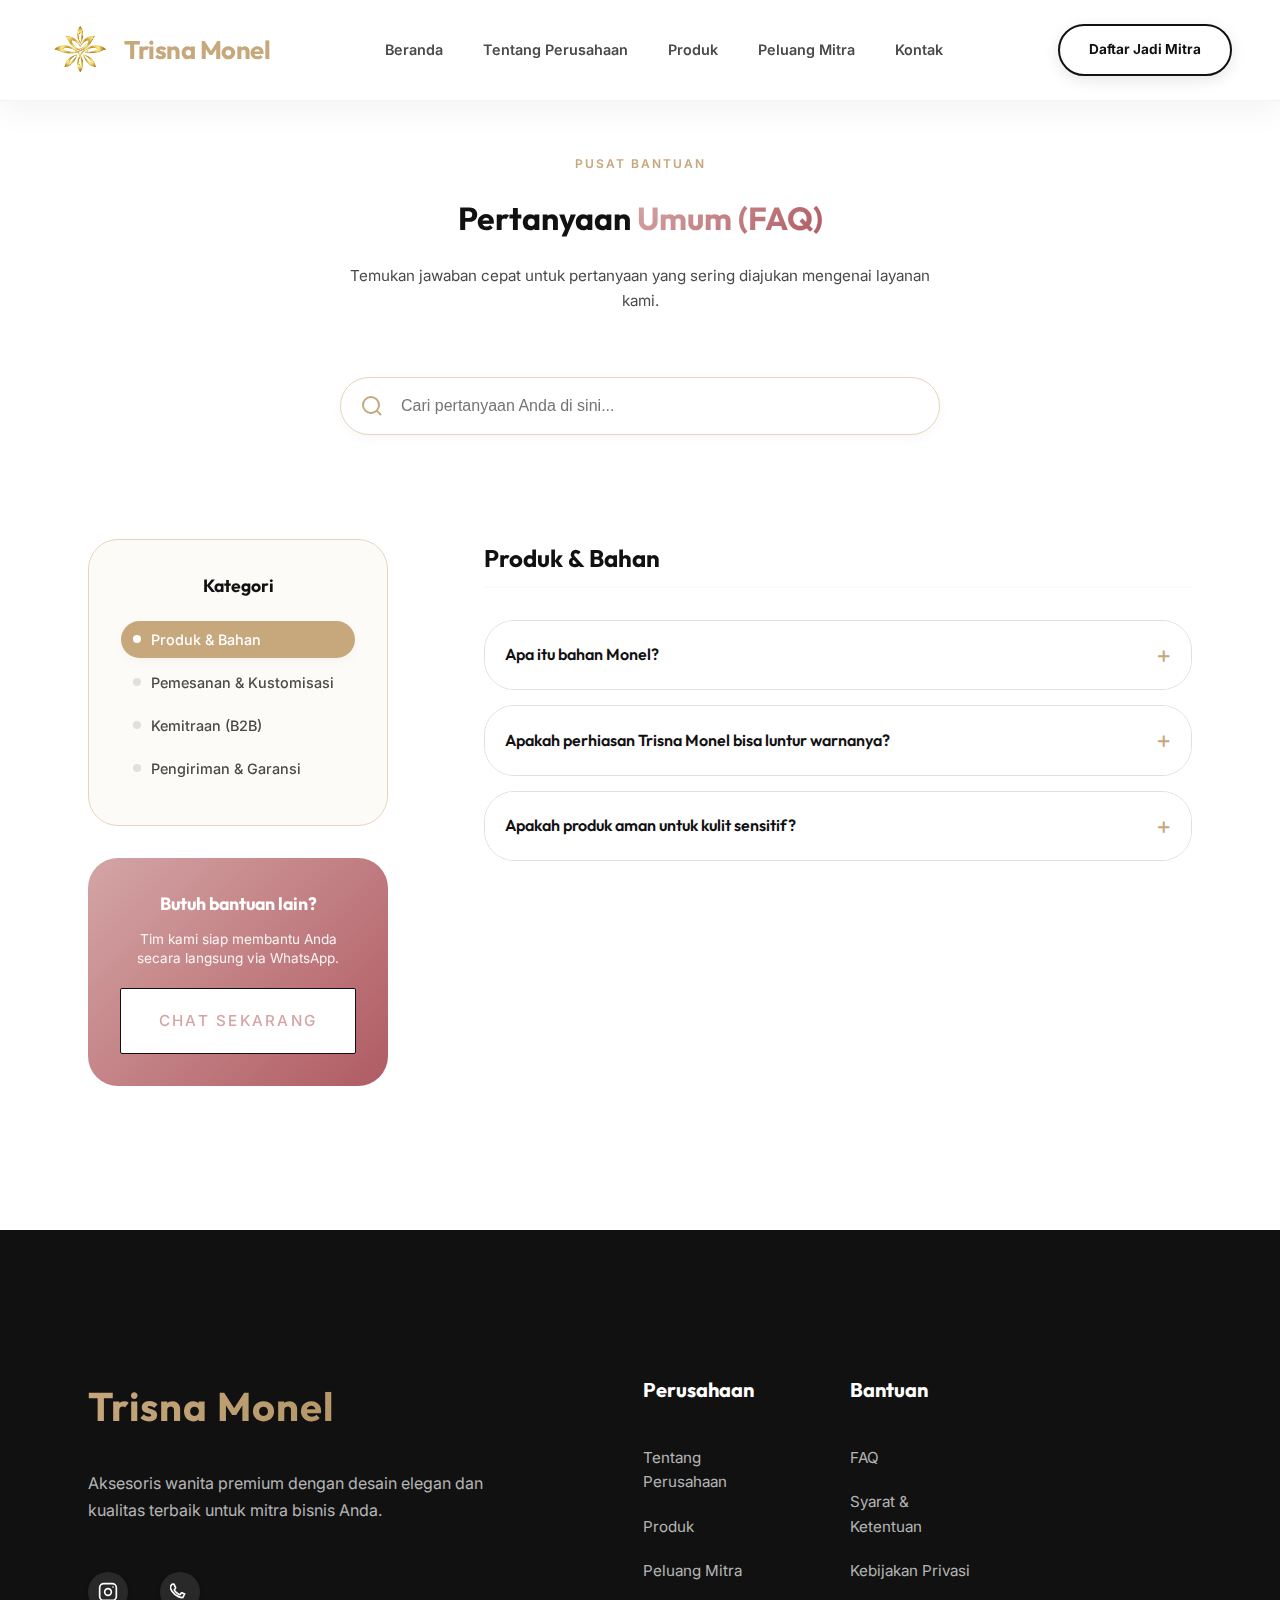
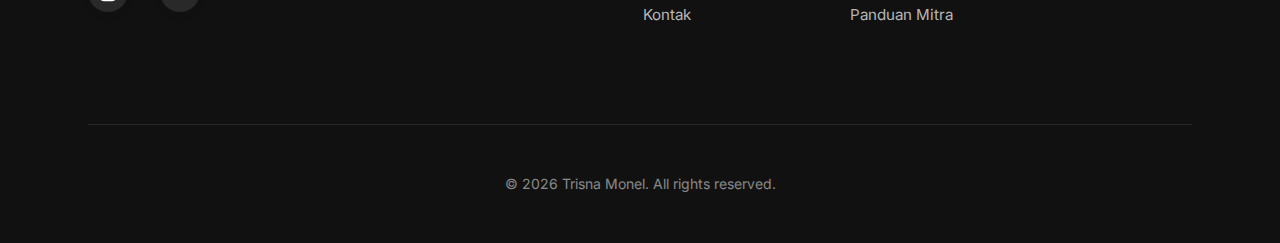
<file: faq.html>
<!DOCTYPE html>
<html lang="id">

<head>
    <meta charset="UTF-8">
    <meta name="viewport" content="width=device-width, initial-scale=1.0">
    <title>FAQ - Informasi Produk & Layanan | Trisna Monel</title>
    <meta name="description"
        content="Punya pertanyaan tentang bahan monel (baja putih), proses label brand custom, atau cara bermitra? Temukan jawaban lengkapnya di halaman FAQ Trisna Monel.">
    <meta name="keywords"
        content="faq trisna monel, tanya jawab monel, perhiasan anti karat faq, info reseller perhiasan, produsen label brand logam">
    <link rel="canonical" href="https://trisnamonel.com/faq.html" />
    <link rel="icon" type="image/png" href="images/logo.png">
    <link rel="apple-touch-icon" href="images/logo.png">
    <link rel="preconnect" href="https://fonts.googleapis.com">
    <link rel="preconnect" href="https://fonts.gstatic.com" crossorigin>
    <link
        href="https://fonts.googleapis.com/css2?family=Outfit:wght@300;400;500;600;700&family=Inter:wght@300;400;500;600&display=swap"
        rel="stylesheet">
    <link rel="stylesheet" href="https://unpkg.com/aos@next/dist/aos.css" />
    <link rel="stylesheet" href="style.css">
</head>

<body>
    <!-- Navigation -->
    <nav class="navbar" id="navbar">
        <div class="container">
            <div class="nav-content">
                <a href="index.html#home" class="logo">
                    <img src="images/logo.png" alt="Trisna Monel">
                    <span class="logo-text">Trisna Monel</span>
                </a>
                <div class="nav-links" id="navLinks">
                    <a href="index.html#home" class="nav-link">Beranda</a>
                    <a href="index.html#about" class="nav-link">Tentang Perusahaan</a>
                    <a href="index.html#products" class="nav-link">Produk</a>
                    <a href="index.html#partnership" class="nav-link">Peluang Mitra</a>
                    <a href="index.html#contact" class="nav-link">Kontak</a>
                </div>
                <button class="mobile-menu-toggle" id="mobileMenuToggle">
                    <span></span>
                    <span></span>
                    <span></span>
                </button>
                <a href="https://wa.me/6289524909345" target="_blank" class="cta-button-nav">Daftar Jadi Mitra</a>
            </div>
        </div>
    </nav>

    <!-- FAQ Header -->
    <section class="faq-hero">
        <div class="container">
            <div class="text-center" data-aos="fade-up">
                <span class="section-subtitle">Pusat Bantuan</span>
                <h1 class="section-title">Pertanyaan <span class="gradient-text">Umum (FAQ)</span></h1>
                <p class="section-description">
                    Temukan jawaban cepat untuk pertanyaan yang sering diajukan mengenai layanan kami.
                </p>
            </div>
        </div>
    </section>

    <!-- FAQ Search (Visual Only for now) -->
    <section class="faq-search-section">
        <div class="container">
            <div class="search-box-wrapper" data-aos="fade-up" data-aos-delay="100">
                <div class="search-box">
                    <svg width="24" height="24" viewBox="0 0 24 24" fill="none" stroke="currentColor" stroke-width="2">
                        <circle cx="11" cy="11" r="8"></circle>
                        <line x1="21" y1="21" x2="16.65" y2="16.65"></line>
                    </svg>
                    <input type="text" id="faqSearch" placeholder="Cari pertanyaan Anda di sini...">
                </div>
            </div>
        </div>
    </section>

    <!-- FAQ Content -->
    <section class="faq-content-section">
        <div class="container">
            <div class="faq-grid">
                <!-- Sidebar / Categories -->
                <aside class="faq-sidebar" data-aos="fade-right">
                    <div class="faq-category-nav">
                        <h3>Kategori</h3>
                        <button class="faq-cat-btn active" data-category="umum">
                            <span class="dot"></span> Produk & Bahan
                        </button>
                        <button class="faq-cat-btn" data-category="pemesanan">
                            <span class="dot"></span> Pemesanan & Kustomisasi
                        </button>
                        <button class="faq-cat-btn" data-category="partnership">
                            <span class="dot"></span> Kemitraan (B2B)
                        </button>
                        <button class="faq-cat-btn" data-category="pengiriman">
                            <span class="dot"></span> Pengiriman & Garansi
                        </button>
                    </div>

                    <div class="faq-support-card">
                        <h4>Butuh bantuan lain?</h4>
                        <p>Tim kami siap membantu Anda secara langsung via WhatsApp.</p>
                        <a href="https://wa.me/6289524909345" class="cta-button primary full-width">Chat Sekarang</a>
                    </div>
                </aside>

                <!-- Accordion Section -->
                <main class="faq-main" data-aos="fade-left">
                    <!-- Produk & Bahan -->
                    <div class="faq-group active" id="umum">
                        <h2 class="faq-group-title">Produk & Bahan</h2>
                        <div class="accordion">
                            <div class="accordion-item">
                                <div class="accordion-header">
                                    <h3>Apa itu bahan Monel?</h3>
                                    <span class="icon">+</span>
                                </div>
                                <div class="accordion-content">
                                    <p>Monel adalah logam stainless steel atau juga disebut baja putih yang terkenal
                                        karena
                                        ketahanannya
                                        yang luar biasa terhadap korosi (anti karat). Logam ini memiliki kilau alami
                                        yang elegan, sangat kuat, dan aman digunakan untuk kulit tanpa menyebabkan
                                        alergi atau iritasi.</p>
                                </div>
                            </div>
                            <div class="accordion-item">
                                <div class="accordion-header">
                                    <h3>Apakah perhiasan Trisna Monel bisa luntur warnanya?</h3>
                                    <span class="icon">+</span>
                                </div>
                                <div class="accordion-content">
                                    <p>Perhiasan dari bahan Monel asli tidak akan luntur warnanya, karena warna tersebut
                                        adalah warna alami dari logam itu sendiri. Namun, untuk Monel yang dilapisi gold
                                        atau rose gold, lapisannya bisa luntur seiring waktu akibat pemakaian. Jika
                                        perhiasan yang monel asli atau silver terlihat kotor karena pemakaian, cukup
                                        dibersihkan dengan kain halus atau dicuci menggunakan sabun lembut untuk
                                        mengembalikan kilaunya.</p>
                                </div>
                            </div>
                            <div class="accordion-item">
                                <div class="accordion-header">
                                    <h3>Apakah produk aman untuk kulit sensitif?</h3>
                                    <span class="icon">+</span>
                                </div>
                                <div class="accordion-content">
                                    <p>Ya, produk kami menggunakan bahan monel dan titanium berkualitas tinggi yang
                                        bersifat hypoallergenic, sehingga aman digunakan bahkan oleh pemilik kulit
                                        sensitif.</p>
                                </div>
                            </div>
                        </div>
                    </div>

                    <!-- Pemesanan & Kustomisasi -->
                    <div class="faq-group" id="pemesanan">
                        <h2 class="faq-group-title">Pemesanan & Kustomisasi</h2>
                        <div class="accordion">
                            <div class="accordion-item">
                                <div class="accordion-header">
                                    <h3>Apakah saya bisa memesan desain sendiri (custom)?</h3>
                                    <span class="icon">+</span>
                                </div>
                                <div class="accordion-content">
                                    <p>Sangat bisa! Spesialisasi kami adalah pembuatan produk custom seperti souvenir,
                                        label brand, atau bros dengan desain nama/logo sesuai permintaan Anda. Anda bisa
                                        berkonsultasi mengenai desain via WhatsApp kami.</p>
                                </div>
                            </div>
                            <div class="accordion-item">
                                <div class="accordion-header">
                                    <h3>Berapa lama proses pembuatan produk custom?</h3>
                                    <span class="icon">+</span>
                                </div>
                                <div class="accordion-content">
                                    <p>Estimasi waktu pengerjaan produk custom adalah 3-7 hari kerja, tergantung pada
                                        tingkat kerumitan desain dan antrian produksi kami. Kami akan memberikan
                                        estimasi waktu yang lebih akurat saat proses pemesanan.</p>
                                </div>
                            </div>
                            <div class="accordion-item">
                                <div class="accordion-header">
                                    <h3>Apakah ada minimal order untuk produk custom?</h3>
                                    <span class="icon">+</span>
                                </div>
                                <div class="accordion-content">
                                    <p>Untuk beberapa kategori produk seperti label brand, terdapat minimal order
                                        tertentu. Namun untuk kado personal (seperti liontin nama), kami melayani
                                        pemesanan satuan. Hubungi admin untuk detail minimal order per kategori.</p>
                                </div>
                            </div>
                            <div class="accordion-item">
                                <div class="accordion-header">
                                    <h3>Metode pembayaran apa saja yang tersedia?</h3>
                                    <span class="icon">+</span>
                                </div>
                                <div class="accordion-content">
                                    <p>Kami menerima pembayaran melalui transfer bank (BCA, Mandiri, BRI) serta berbagai
                                        layanan dompet digital (E-wallet).</p>
                                </div>
                            </div>
                        </div>
                    </div>

                    <!-- Partnership -->
                    <div class="faq-group" id="partnership">
                        <h2 class="faq-group-title">Kemitraan (B2B)</h2>
                        <div class="accordion">
                            <div class="accordion-item">
                                <div class="accordion-header">
                                    <h3>Bagaimana syarat menjadi reseller Trisna Monel?</h3>
                                    <span class="icon">+</span>
                                </div>
                                <div class="accordion-content">
                                    <p>Kami menyambut baik siapapun yang ingin menjadi mitra bisnis kami. Syarat
                                        utamanya adalah komitmen untuk bertumbuh bersama. Kami menyediakan paket harga
                                        khusus untuk reseller dengan potensi keuntungan yang menarik.</p>
                                </div>
                            </div>
                            <div class="accordion-item">
                                <div class="accordion-header">
                                    <h3>Apakah bisa produksi label logam untuk brand fashion saya?</h3>
                                    <span class="icon">+</span>
                                </div>
                                <div class="accordion-content">
                                    <p>Ya, ini adalah salah satu layanan unggulan kami. Kami bekerjasama dengan beberapa
                                        brand fashion untuk memproduksi label brand logam eksklusif yang
                                        meningkatkan nilai estetika produk mereka.</p>
                                </div>
                            </div>
                        </div>
                    </div>

                    <!-- Pengiriman & Garansi -->
                    <div class="faq-group" id="pengiriman">
                        <h2 class="faq-group-title">Pengiriman & Garansi</h2>
                        <div class="accordion">
                            <div class="accordion-item">
                                <div class="accordion-header">
                                    <h3>Dari mana pengiriman produk dilakukan?</h3>
                                    <span class="icon">+</span>
                                </div>
                                <div class="accordion-content">
                                    <p>Semua produk kami dikirim langsung dari workshop pusat kami di Kalinyamatan,
                                        Jepara, Jawa Tengah.</p>
                                </div>
                            </div>
                            <div class="accordion-item">
                                <div class="accordion-header">
                                    <h3>Apakah ada garansi jika barang yang diterima rusak?</h3>
                                    <span class="icon">+</span>
                                </div>
                                <div class="accordion-content">
                                    <p>Tentu. Kepuasan pelanggan adalah prioritas kami. Kami memberikan garansi ganti
                                        baru jika produk yang diterima rusak karena kesalahan produksi atau pengiriman,
                                        dengan syarat menyertakan video unboxing dalam waktu 1x24 jam setelah barang
                                        diterima.</p>
                                </div>
                            </div>
                        </div>
                    </div>
                </main>
            </div>
        </div>
    </section>



    <!-- Footer -->
    <footer class="footer">
        <div class="container">
            <div class="footer-content">
                <div class="footer-brand">
                    <h3
                        style="font-family: var(--font-heading); font-size: 2.5rem; font-weight: 700; background: var(--gradient-gold); -webkit-background-clip: text; -webkit-text-fill-color: transparent; background-clip: text; margin-bottom: 1rem; letter-spacing: 1px;">
                        Trisna Monel
                    </h3>
                    <p>Aksesoris wanita premium dengan desain elegan dan kualitas terbaik untuk mitra bisnis Anda.</p>
                    <div class="social-links footer-social">
                        <!-- Intentionally kept same as index.html for consistency -->
                        <a href="https://www.instagram.com/trisna_monel" class="social-link" target="_blank"><svg
                                width="20" height="20" viewBox="0 0 24 24" fill="none">
                                <rect x="2" y="2" width="20" height="20" rx="5" stroke="currentColor"
                                    stroke-width="2" />
                                <circle cx="12" cy="12" r="4" stroke="currentColor" stroke-width="2" />
                                <circle cx="18" cy="6" r="1" fill="currentColor" />
                            </svg></a>
                        <a href="https://wa.me/6289524909345" class="social-link" target="_blank"><svg width="20"
                                height="20" viewBox="0 0 24 24" fill="none">
                                <path
                                    d="M17.472 14.382C17.015 14.153 14.98 13.146 14.571 13.005C14.162 12.863 13.862 12.793 13.562 13.25C13.262 13.707 12.486 14.655 12.226 14.955C11.966 15.255 11.706 15.285 11.249 15.056C10.792 14.827 9.38 14.363 7.713 12.878C6.41 11.717 5.54 10.282 5.28 9.825C5.02 9.368 5.251 9.127 5.48 8.898C5.689 8.689 5.937 8.361 6.166 8.101C6.395 7.841 6.465 7.641 6.607 7.341C6.749 7.041 6.678 6.781 6.563 6.552C6.448 6.323 5.54 4.288 5.161 3.374C4.782 2.46 4.403 2.58 4.133 2.58C3.863 2.58 3.563 2.55 3.263 2.55C2.963 2.55 2.476 2.665 2.067 3.122C1.658 3.579 0.59 4.586 0.59 6.621C0.59 8.656 2.097 10.631 2.326 10.931C2.555 11.231 5.54 15.766 10.073 17.532C14.606 19.298 14.606 18.655 15.483 18.565L15.483 18.565Z"
                                    stroke="currentColor" stroke-width="2" />
                            </svg></a>
                    </div>
                </div>
                <div class="footer-links">
                    <div class="footer-column">
                        <h4>Perusahaan</h4>
                        <a href="index.html#about">Tentang Perusahaan</a>
                        <a href="index.html#products">Produk</a>
                        <a href="index.html#partnership">Peluang Mitra</a>
                        <a href="index.html#contact">Kontak</a>
                    </div>
                    <div class="footer-column">
                        <h4>Bantuan</h4>
                        <a href="faq.html">FAQ</a>
                        <a href="terms.html">Syarat & Ketentuan</a>
                        <a href="privacy.html">Kebijakan Privasi</a>
                        <a href="partner-guide.html">Panduan Mitra</a>
                    </div>
                </div>
            </div>
            <div class="footer-bottom">
                <p>&copy; 2026 Trisna Monel. All rights reserved.</p>
            </div>
        </div>
    </footer>

    <script src="https://unpkg.com/aos@next/dist/aos.js"></script>
    <script>
        document.addEventListener('DOMContentLoaded', function () {
            AOS.init({ duration: 1000, once: true });

            // Accordion Logic
            const accordionItems = document.querySelectorAll('.accordion-item');
            accordionItems.forEach(item => {
                const header = item.querySelector('.accordion-header');
                header.addEventListener('click', () => {
                    const isOpen = item.classList.contains('active');

                    // Close all others
                    accordionItems.forEach(i => i.classList.remove('active'));

                    // Toggle current
                    if (!isOpen) {
                        item.classList.add('active');
                    }
                });
            });

            // Category Sidebar Logic
            const catButtons = document.querySelectorAll('.faq-cat-btn');
            const faqGroups = document.querySelectorAll('.faq-group');

            catButtons.forEach(btn => {
                btn.addEventListener('click', () => {
                    const target = btn.getAttribute('data-category');

                    // Update buttons
                    catButtons.forEach(b => b.classList.remove('active'));
                    btn.classList.add('active');

                    // Update content
                    faqGroups.forEach(group => {
                        group.classList.remove('active');
                        if (group.id === target) {
                            group.classList.add('active');
                        }
                    });

                    // Scroll to top of categories on mobile
                    if (window.innerWidth < 1024) {
                        document.querySelector('.faq-main').scrollIntoView({ behavior: 'smooth' });
                    }
                });
            });

            // Search Logic (Simple Filter)
            const searchInput = document.getElementById('faqSearch');
            searchInput.addEventListener('input', function (e) {
                const term = e.target.value.toLowerCase();
                const items = document.querySelectorAll('.accordion-item');

                items.forEach(item => {
                    const question = item.querySelector('h3').textContent.toLowerCase();
                    const answer = item.querySelector('p').textContent.toLowerCase();

                    if (question.includes(term) || answer.includes(term)) {
                        item.style.display = 'block';
                    } else {
                        item.style.display = 'none';
                    }
                });

                // If searching, show all groups
                if (term.length > 0) {
                    faqGroups.forEach(g => g.classList.add('active'));
                } else {
                    // Reset to active category if search cleared
                    const activeCat = document.querySelector('.faq-cat-btn.active').getAttribute('data-category');
                    faqGroups.forEach(g => {
                        if (g.id === activeCat) g.classList.add('active');
                        else g.classList.remove('active');
                    });
                }
            });

            // Navbar scroll effect
            const navbar = document.getElementById('navbar');
            window.addEventListener('scroll', function () {
                if (window.scrollY > 50) navbar.classList.add('scrolled');
                else navbar.classList.remove('scrolled');
            });

            // Mobile menu toggle
            const mobileMenuToggle = document.getElementById('mobileMenuToggle');
            const navLinks = document.getElementById('navLinks');
            mobileMenuToggle.addEventListener('click', function () {
                navLinks.classList.toggle('active');
                this.classList.toggle('active');
            });
        });
    </script>
</body>

</html>
</file>
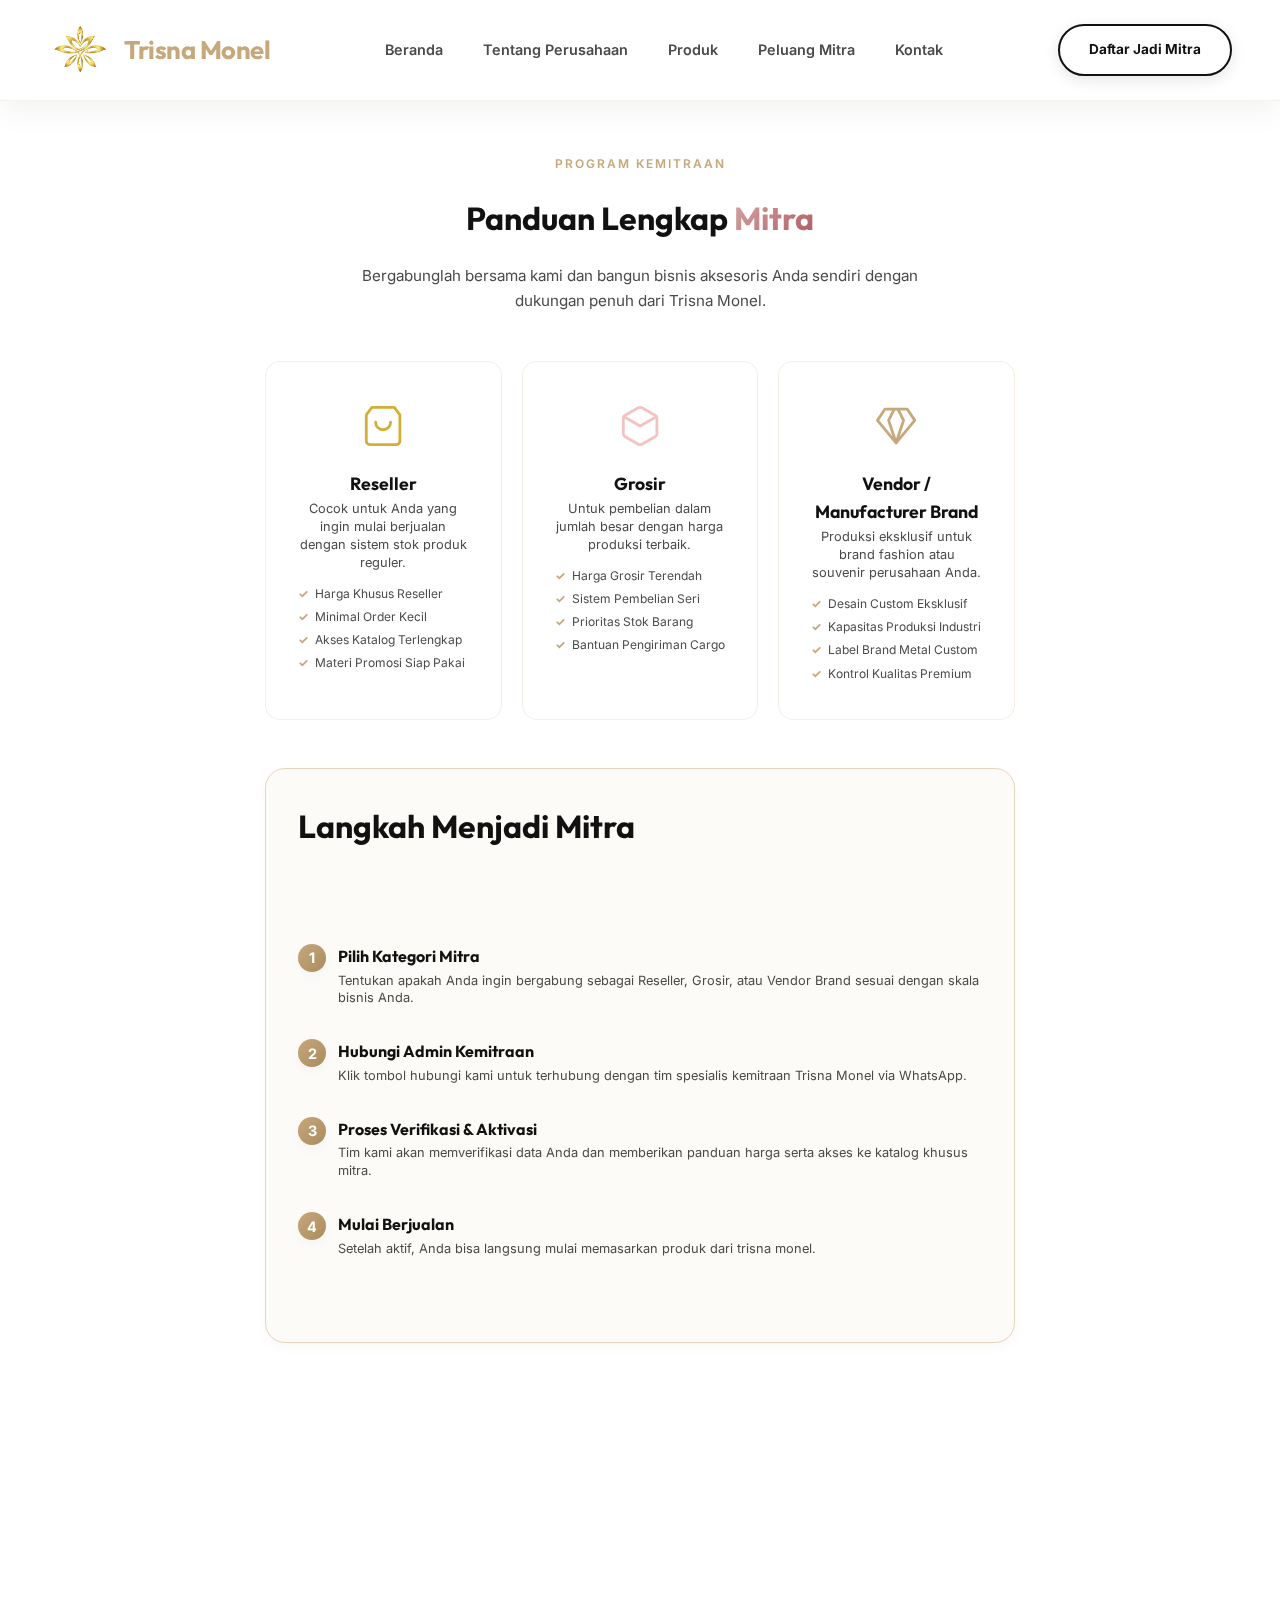
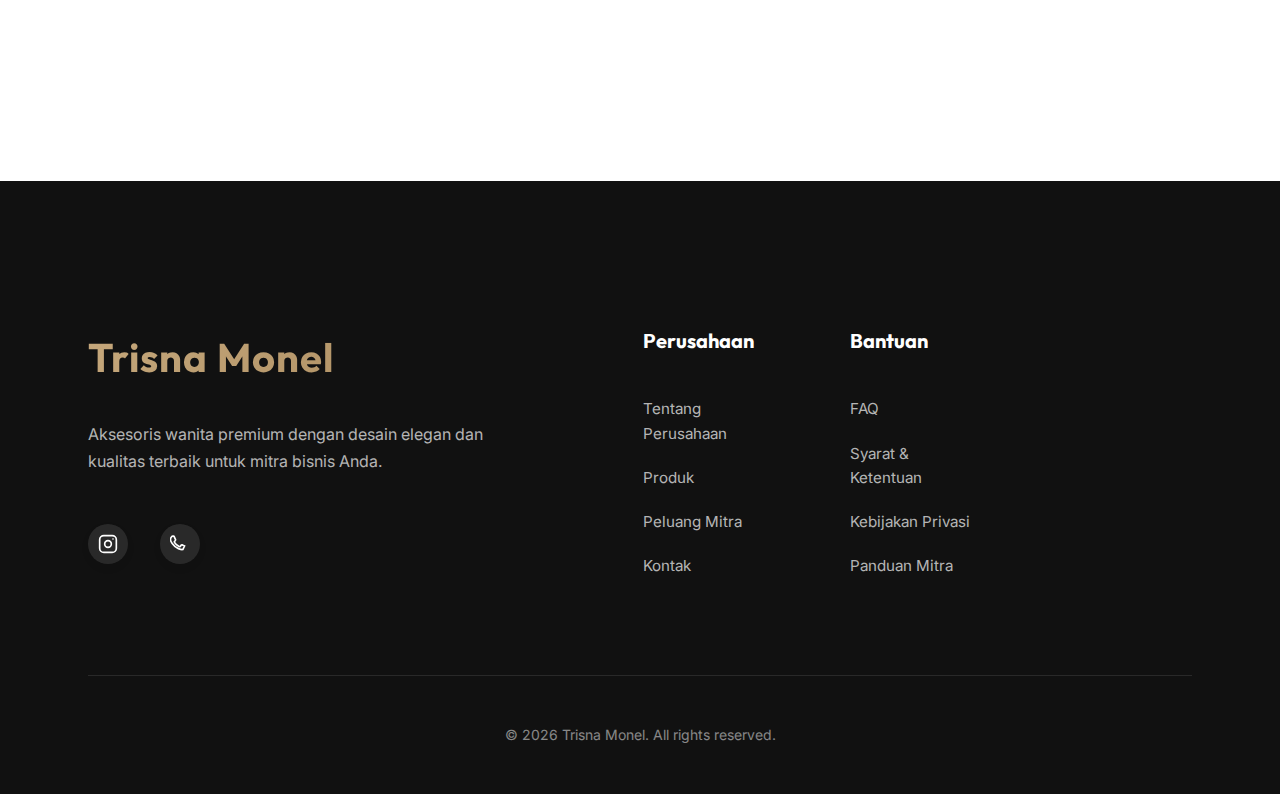
<file: partner-guide.html>
<!DOCTYPE html>
<html lang="id">

<head>
    <meta charset="UTF-8">
    <meta name="viewport" content="width=device-width, initial-scale=1.0">
    <title>Panduan Kemitraan: Reseller, Grosir & Vendor | Trisna Monel</title>
    <meta name="description"
        content="Ingin bisnis perhiasan? Pelajari cara menjadi reseller, mitra grosir, atau vendor brand fashion di Trisna Monel. Kami adalah produsen aksesoris monel tangan pertama dari Jepara.">
    <meta name="keywords"
        content="reseller perhiasan monel, dropship aksesoris jepara, supplier perhiasan tangan pertama, vendor brand fashion, grosir perhiasan stainless">
    <link rel="canonical" href="https://trisnamonel.com/partner-guide.html" />
    <link rel="icon" type="image/png" href="images/logo.png">
    <link rel="apple-touch-icon" href="images/logo.png">
    <link rel="preconnect" href="https://fonts.googleapis.com">
    <link rel="preconnect" href="https://fonts.gstatic.com" crossorigin>
    <link
        href="https://fonts.googleapis.com/css2?family=Outfit:wght@300;400;500;600;700&family=Inter:wght@300;400;500;600&display=swap"
        rel="stylesheet">
    <link rel="stylesheet" href="https://unpkg.com/aos@next/dist/aos.css" />
    <link rel="stylesheet" href="style.css">
    <style>
        .guide-section {
            padding: 150px 0 100px;
            background: var(--color-white);
        }

        .guide-container {
            max-width: 750px;
            margin: 0 auto;
        }

        .guide-card {
            background: var(--color-cream);
            padding: var(--spacing-md);
            border-radius: 20px;
            border: 1px solid var(--color-light-gold);
            box-shadow: var(--shadow-sm);
            margin-bottom: var(--spacing-md);
        }

        .guide-header {
            text-align: center;
            margin-bottom: var(--spacing-lg);
        }

        .guide-section .section-title {
            font-size: 2rem;
        }

        .partnership-types {
            display: grid;
            grid-template-columns: repeat(auto-fit, minmax(200px, 1fr));
            gap: var(--spacing-sm);
            margin-bottom: var(--spacing-lg);
        }

        .type-card {
            background: var(--color-white);
            padding: var(--spacing-md);
            border-radius: 15px;
            border: 1px solid rgba(198, 168, 124, 0.2);
            text-align: center;
            transition: var(--transition-base);
        }

        .type-card:hover {
            transform: translateY(-3px);
            box-shadow: var(--shadow-md);
        }

        .type-icon {
            margin-bottom: var(--spacing-xs);
            display: flex;
            justify-content: center;
            align-items: center;
            transform: scale(0.7);
        }

        .type-card h3 {
            font-family: var(--font-heading);
            font-size: 1.1rem;
            margin-bottom: 2px;
            color: var(--color-black);
        }

        .type-card p {
            font-size: 0.8rem;
            color: var(--color-gray-dark);
            margin-bottom: var(--spacing-xs);
            line-height: 1.4;
        }

        .benefit-list {
            text-align: left;
            padding-left: 0;
            list-style: none;
        }

        .benefit-list li {
            font-size: 0.75rem;
            margin-bottom: 0.25rem;
            display: flex;
            align-items: center;
            gap: 6px;
            color: var(--color-gray-dark);
        }

        .benefit-list li::before {
            content: '✓';
            color: var(--color-gold);
            font-weight: bold;
        }

        .steps-container {
            position: relative;
            padding: var(--spacing-sm) 0;
        }

        .step-item {
            display: flex;
            gap: 12px;
            margin-bottom: var(--spacing-md);
            position: relative;
        }

        .step-number {
            flex-shrink: 0;
            width: 28px;
            height: 28px;
            background: var(--gradient-gold);
            color: var(--color-white);
            border-radius: 50%;
            display: flex;
            align-items: center;
            justify-content: center;
            font-weight: 700;
            font-size: 0.9rem;
            box-shadow: var(--shadow-sm);
        }

        .step-content h4 {
            font-family: var(--font-heading);
            font-size: 1rem;
            margin-bottom: 2px;
            color: var(--color-black);
        }

        .step-content p {
            font-size: 0.8rem;
            color: var(--color-gray-dark);
            line-height: 1.4;
        }

        .support-box {
            background: var(--gradient-primary);
            color: var(--color-white);
            padding: var(--spacing-lg);
            border-radius: 20px;
            text-align: center;
            margin-top: var(--spacing-xl);
        }

        .support-box h3 {
            font-family: var(--font-heading);
            font-size: 1.5rem;
            margin-bottom: var(--spacing-xs);
        }

        .support-box p {
            font-size: 0.85rem;
            margin-bottom: var(--spacing-md);
            opacity: 0.9;
        }

        @media (max-width: 768px) {
            .partnership-types {
                grid-template-columns: 1fr;
            }

            .type-card {
                padding: var(--spacing-lg);
            }
        }
    </style>
</head>

<body>
    <!-- Navigation -->
    <nav class="navbar" id="navbar">
        <div class="container">
            <div class="nav-content">
                <a href="index.html#home" class="logo">
                    <img src="images/logo.png" alt="Trisna Monel">
                    <span class="logo-text">Trisna Monel</span>
                </a>
                <div class="nav-links" id="navLinks">
                    <a href="index.html#home" class="nav-link">Beranda</a>
                    <a href="index.html#about" class="nav-link">Tentang Perusahaan</a>
                    <a href="index.html#products" class="nav-link">Produk</a>
                    <a href="index.html#partnership" class="nav-link">Peluang Mitra</a>
                    <a href="index.html#contact" class="nav-link">Kontak</a>
                </div>
                <button class="mobile-menu-toggle" id="mobileMenuToggle">
                    <span></span>
                    <span></span>
                    <span></span>
                </button>
                <a href="https://wa.me/6289524909345" target="_blank" class="cta-button-nav">Daftar Jadi Mitra</a>
            </div>
        </div>
    </nav>

    <!-- Guide Content -->
    <section class="guide-section">
        <div class="container">
            <div class="guide-container">
                <div class="guide-header" data-aos="fade-up">
                    <span class="section-subtitle">Program Kemitraan</span>
                    <h1 class="section-title">Panduan Lengkap <span class="gradient-text">Mitra</span></h1>
                    <p class="section-description">Bergabunglah bersama kami dan bangun bisnis aksesoris Anda sendiri
                        dengan dukungan penuh dari Trisna Monel.</p>
                </div>

                <!-- Partnership Types -->
                <div class="partnership-types">
                    <!-- Reseller -->
                    <div class="type-card" data-aos="fade-up" data-aos-delay="100">
                        <span class="type-icon">
                            <svg width="64" height="64" viewBox="0 0 24 24" fill="none"
                                stroke="url(#benefit-gradient-1)" stroke-width="1.5" stroke-linecap="round"
                                stroke-linejoin="round">
                                <path d="M6 2 3 6v14a2 2 0 0 0 2 2h14a2 2 0 0 0 2-2V6l-3-4Z" />
                                <path d="M3 6h18" />
                                <path d="M16 10a4 4 0 0 1-8 0" />
                                <defs>
                                    <linearGradient id="benefit-gradient-1" x1="8" y1="8" x2="40" y2="40">
                                        <stop offset="0%" stop-color="#D4AF37" />
                                        <stop offset="100%" stop-color="#F4E4C1" />
                                    </linearGradient>
                                </defs>
                            </svg>
                        </span>
                        <h3>Reseller</h3>
                        <p>Cocok untuk Anda yang ingin mulai berjualan dengan sistem stok produk reguler.</p>
                        <ul class="benefit-list">
                            <li>Harga Khusus Reseller</li>
                            <li>Minimal Order Kecil</li>
                            <li>Akses Katalog Terlengkap</li>
                            <li>Materi Promosi Siap Pakai</li>
                        </ul>
                    </div>

                    <!-- Grosir -->
                    <div class="type-card" data-aos="fade-up" data-aos-delay="200">
                        <span class="type-icon">
                            <svg width="64" height="64" viewBox="0 0 24 24" fill="none"
                                stroke="url(#benefit-gradient-2)" stroke-width="1.5" stroke-linecap="round"
                                stroke-linejoin="round">
                                <path
                                    d="M21 8a2 2 0 0 0-1-1.73l-7-4a2 2 0 0 0-2 0l-7 4A2 2 0 0 0 3 8v8a2 2 0 0 0 1 1.73l7 4a2 2 0 0 0 2 0l7-4A2 2 0 0 0 21 16Z" />
                                <path d="m3.3 7 8.7 5 8.7-5" />
                                <path d="M12 22V12" />
                                <defs>
                                    <linearGradient id="benefit-gradient-2" x1="6" y1="14" x2="42" y2="46">
                                        <stop offset="0%" stop-color="#F4C2C2" />
                                        <stop offset="100%" stop-color="#E8B4B8" />
                                    </linearGradient>
                                </defs>
                            </svg>
                        </span>
                        <h3>Grosir</h3>
                        <p>Untuk pembelian dalam jumlah besar dengan harga produksi terbaik.</p>
                        <ul class="benefit-list">
                            <li>Harga Grosir Terendah</li>
                            <li>Sistem Pembelian Seri</li>
                            <li>Prioritas Stok Barang</li>
                            <li>Bantuan Pengiriman Cargo</li>
                        </ul>
                    </div>

                    <!-- Vendor / Manufacturer Brand -->
                    <div class="type-card" data-aos="fade-up" data-aos-delay="300">
                        <span class="type-icon">
                            <svg width="64" height="64" viewBox="0 0 24 24" fill="none"
                                stroke="url(#benefit-gradient-3)" stroke-width="1.5" stroke-linecap="round"
                                stroke-linejoin="round">
                                <path d="M6 3h12l4 6-10 12L2 9Z" />
                                <path d="M11 3 8 9l4 12 4-12-3-6" />
                                <path d="M2 9h20" />
                                <defs>
                                    <linearGradient id="benefit-gradient-3" x1="6" y1="8" x2="42" y2="40">
                                        <stop offset="0%" stop-color="#C6A87C" />
                                        <stop offset="100%" stop-color="#E8D5C4" />
                                    </linearGradient>
                                </defs>
                            </svg>
                        </span>
                        <h3>Vendor / Manufacturer Brand</h3>
                        <p>Produksi eksklusif untuk brand fashion atau souvenir perusahaan Anda.</p>
                        <ul class="benefit-list">
                            <li>Desain Custom Eksklusif</li>
                            <li>Kapasitas Produksi Industri</li>
                            <li>Label Brand Metal Custom</li>
                            <li>Kontrol Kualitas Premium</li>
                        </ul>
                    </div>
                </div>

                <!-- How to Join -->
                <div class="guide-card" data-aos="fade-up">
                    <h2 class="section-title" style="font-size: 2rem; margin-bottom: var(--spacing-xl);">Langkah Menjadi
                        Mitra</h2>
                    <div class="steps-container">
                        <div class="step-item">
                            <div class="step-number">1</div>
                            <div class="step-content">
                                <h4>Pilih Kategori Mitra</h4>
                                <p>Tentukan apakah Anda ingin bergabung sebagai Reseller, Grosir, atau Vendor Brand
                                    sesuai dengan skala bisnis Anda.</p>
                            </div>
                        </div>
                        <div class="step-item">
                            <div class="step-number">2</div>
                            <div class="step-content">
                                <h4>Hubungi Admin Kemitraan</h4>
                                <p>Klik tombol hubungi kami untuk terhubung dengan tim spesialis kemitraan Trisna Monel
                                    via WhatsApp.</p>
                            </div>
                        </div>
                        <div class="step-item">
                            <div class="step-number">3</div>
                            <div class="step-content">
                                <h4>Proses Verifikasi & Aktivasi</h4>
                                <p>Tim kami akan memverifikasi data Anda dan memberikan panduan harga serta akses ke
                                    katalog khusus mitra.</p>
                            </div>
                        </div>
                        <div class="step-item">
                            <div class="step-number">4</div>
                            <div class="step-content">
                                <h4>Mulai Berjualan</h4>
                                <p>Setelah aktif, Anda bisa langsung mulai memasarkan produk dari trisna monel.</p>
                            </div>
                        </div>
                    </div>
                </div>



                <!-- Support Box -->
                <div class="support-box" data-aos="zoom-in">
                    <h3>Siap Bertumbuh Bersama?</h3>
                    <p>Dapatkan penawaran harga terbaik dan konsultasi bisnis gratis sekarang juga.</p>
                    <a href="https://wa.me/6289524909345" class="cta-button primary"
                        style="background: var(--color-white); color: var(--color-rose);">Hubungi Admin Kemitraan</a>
                </div>
            </div>
        </div>
    </section>

    <!-- Footer -->
    <footer class="footer">
        <div class="container">
            <div class="footer-content">
                <div class="footer-brand">
                    <h3
                        style="font-family: var(--font-heading); font-size: 2.5rem; font-weight: 700; background: var(--gradient-gold); -webkit-background-clip: text; -webkit-text-fill-color: transparent; background-clip: text; margin-bottom: 1rem; letter-spacing: 1px;">
                        Trisna Monel
                    </h3>
                    <p>Aksesoris wanita premium dengan desain elegan dan kualitas terbaik untuk mitra bisnis Anda.</p>
                    <div class="social-links footer-social">
                        <a href="https://www.instagram.com/trisna_monel" class="social-link" target="_blank"><svg
                                width="20" height="20" viewBox="0 0 24 24" fill="none">
                                <rect x="2" y="2" width="20" height="20" rx="5" stroke="currentColor"
                                    stroke-width="2" />
                                <circle cx="12" cy="12" r="4" stroke="currentColor" stroke-width="2" />
                                <circle cx="18" cy="6" r="1" fill="currentColor" />
                            </svg></a>
                        <a href="https://wa.me/6289524909345" class="social-link" target="_blank"><svg width="20"
                                height="20" viewBox="0 0 24 24" fill="none">
                                <path
                                    d="M17.472 14.382C17.015 14.153 14.98 13.146 14.571 13.005C14.162 12.863 13.862 12.793 13.562 13.25C13.262 13.707 12.486 14.655 12.226 14.955C11.966 15.255 11.706 15.285 11.249 15.056C10.792 14.827 9.38 14.363 7.713 12.878C6.41 11.717 5.54 10.282 5.28 9.825C5.02 9.368 5.251 9.127 5.48 8.898C5.689 8.689 5.937 8.361 6.166 8.101C6.395 7.841 6.465 7.641 6.607 7.341C6.749 7.041 6.678 6.781 6.563 6.552C6.448 6.323 5.54 4.288 5.161 3.374C4.782 2.46 4.403 2.58 4.133 2.58C3.863 2.58 3.563 2.55 3.263 2.55C2.963 2.55 2.476 2.665 2.067 3.122C1.658 3.579 0.59 4.586 0.59 6.621C0.59 8.656 2.097 10.631 2.326 10.931C2.555 11.231 5.54 15.766 10.073 17.532C14.606 19.298 14.606 18.655 15.483 18.565L15.483 18.565Z"
                                    stroke="currentColor" stroke-width="2" />
                            </svg></a>
                    </div>
                </div>
                <div class="footer-links">
                    <div class="footer-column">
                        <h4>Perusahaan</h4>
                        <a href="index.html#about">Tentang Perusahaan</a>
                        <a href="index.html#products">Produk</a>
                        <a href="index.html#partnership">Peluang Mitra</a>
                        <a href="index.html#contact">Kontak</a>
                    </div>
                    <div class="footer-column">
                        <h4>Bantuan</h4>
                        <a href="faq.html">FAQ</a>
                        <a href="terms.html">Syarat & Ketentuan</a>
                        <a href="privacy.html">Kebijakan Privasi</a>
                        <a href="partner-guide.html">Panduan Mitra</a>
                    </div>
                </div>
            </div>
            <div class="footer-bottom">
                <p>&copy; 2026 Trisna Monel. All rights reserved.</p>
            </div>
        </div>
    </footer>

    <script src="https://unpkg.com/aos@next/dist/aos.js"></script>
    <script>
        document.addEventListener('DOMContentLoaded', function () {
            AOS.init({ duration: 1000, once: true });
            const navbar = document.getElementById('navbar');
            window.addEventListener('scroll', function () {
                if (window.scrollY > 50) navbar.classList.add('scrolled');
                else navbar.classList.remove('scrolled');
            });
            const mobileMenuToggle = document.getElementById('mobileMenuToggle');
            const navLinks = document.getElementById('navLinks');
            mobileMenuToggle.addEventListener('click', function () {
                navLinks.classList.toggle('active');
                this.classList.toggle('active');
            });
        });
    </script>
</body>

</html>
</file>
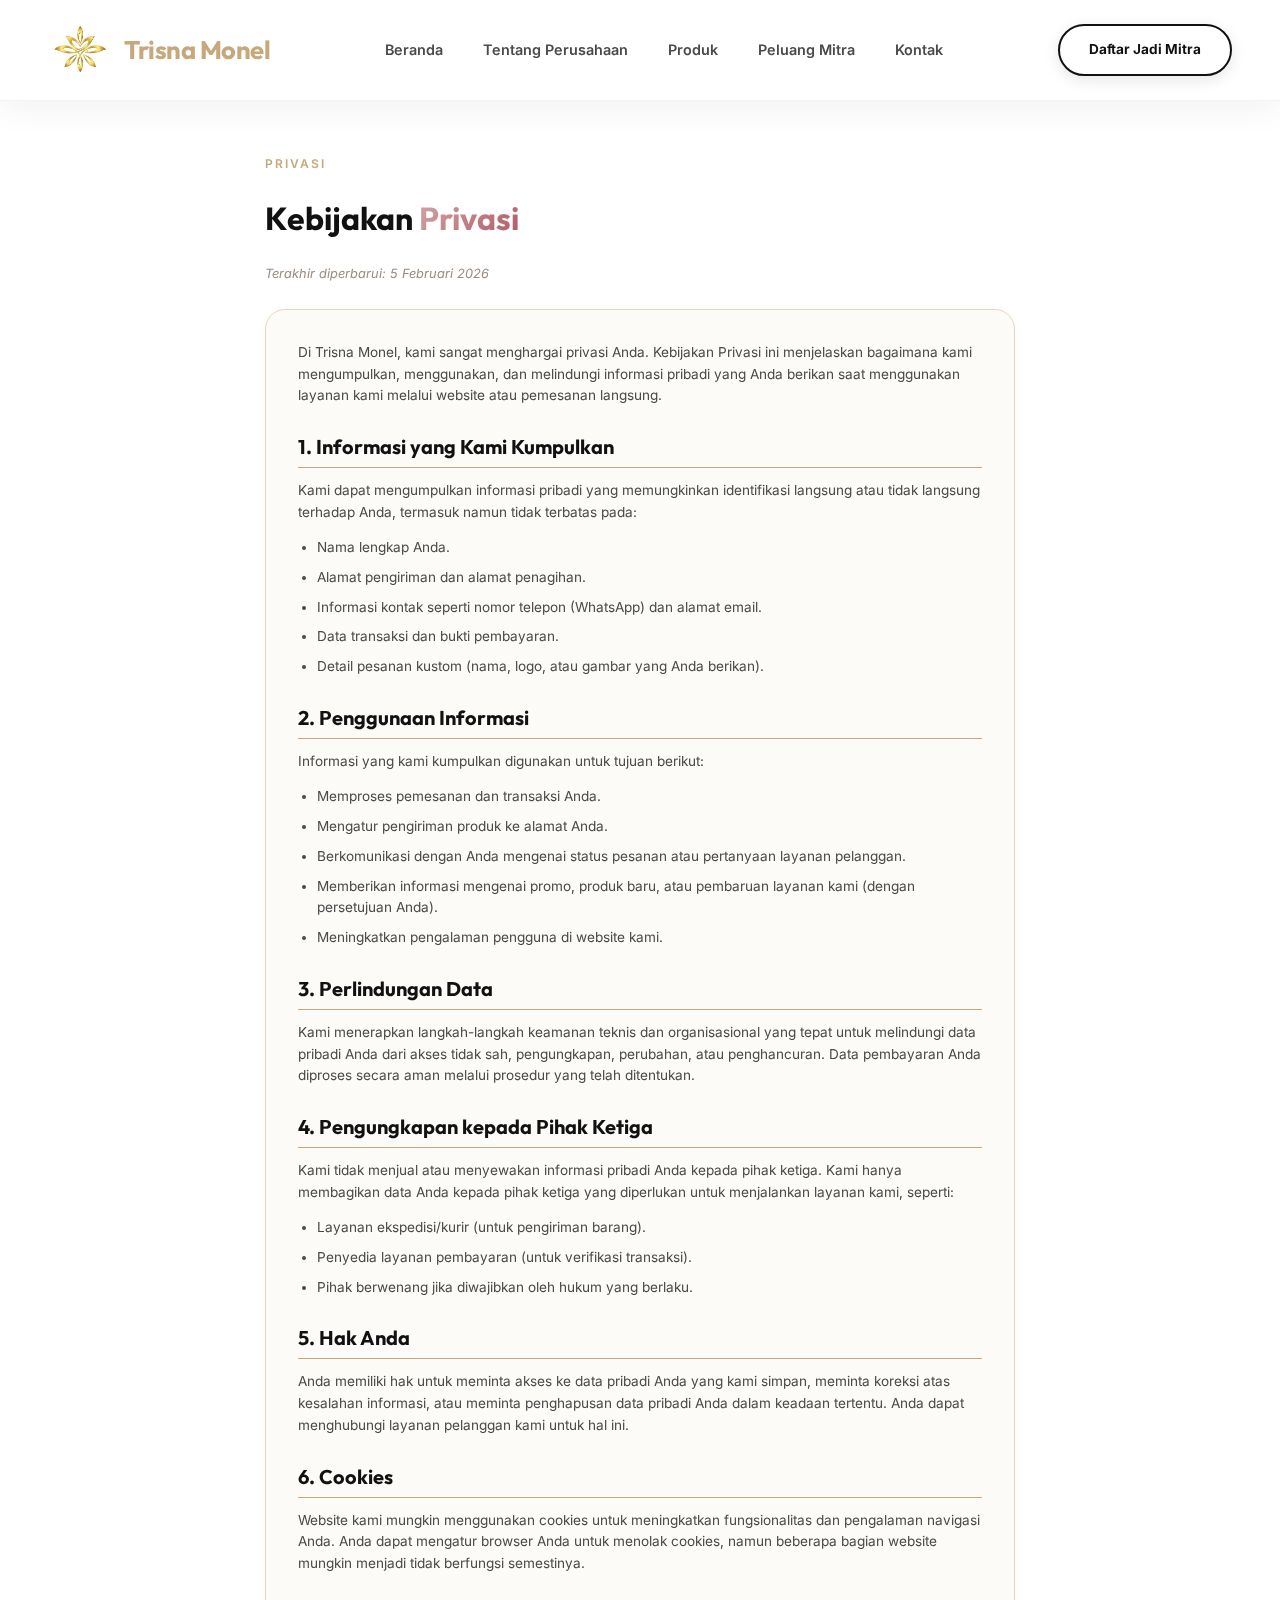
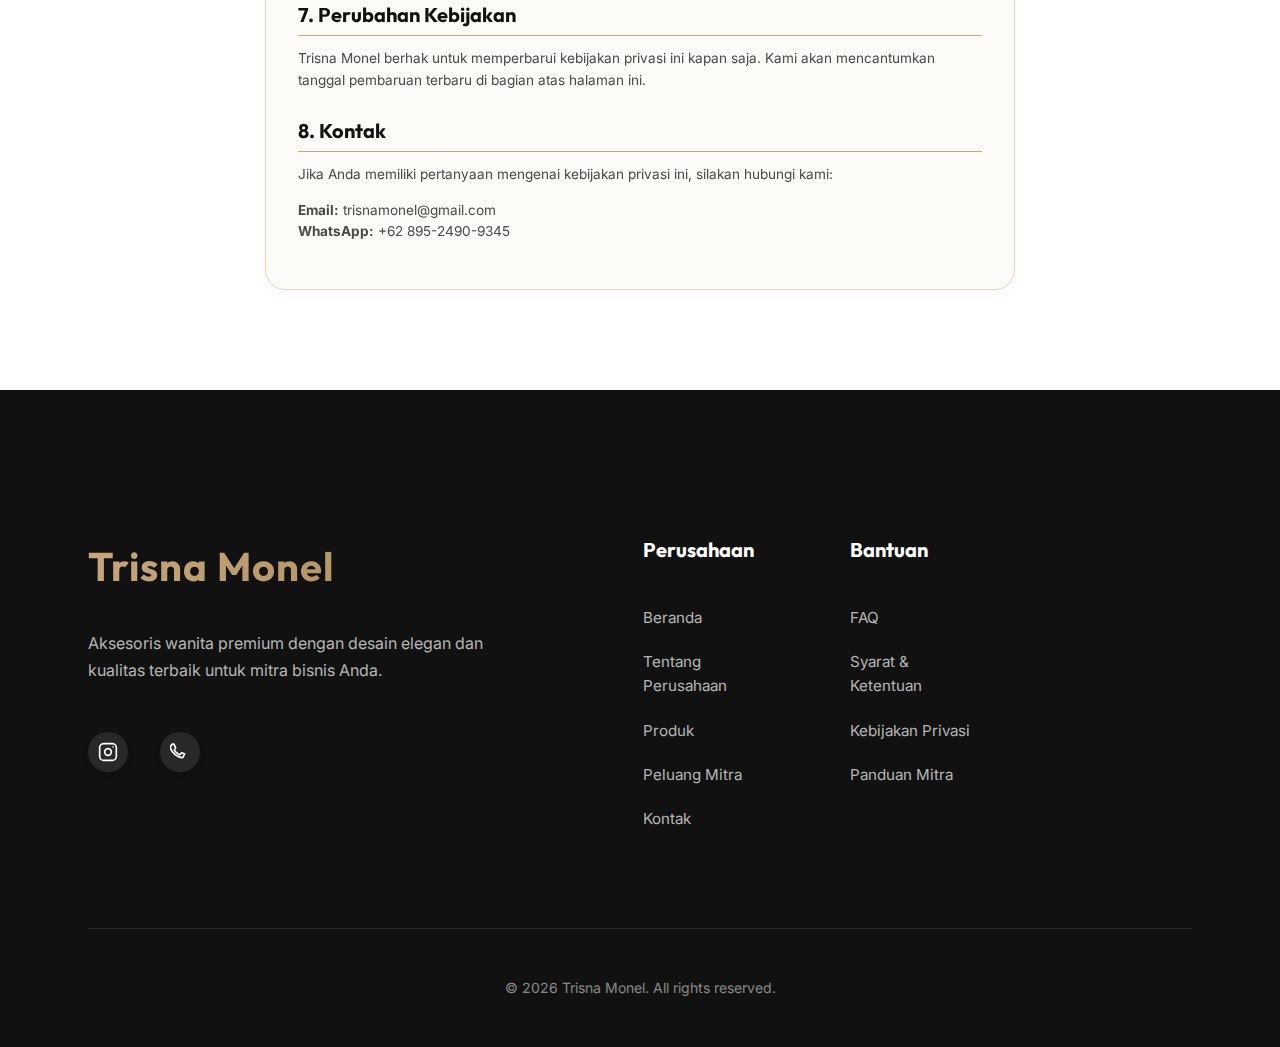
<file: privacy.html>
<!DOCTYPE html>
<html lang="id">

<head>
    <meta charset="UTF-8">
    <meta name="viewport" content="width=device-width, initial-scale=1.0">
    <title>Kebijakan Privasi | Trisna Monel</title>
    <meta name="description"
        content="Kebijakan privasi Trisna Monel: Pelajari bagaimana kami melindungi data pribadi Anda dalam layanan perhiasan monel dan kemitraan bisnis kami.">
    <meta name="keywords" content="privasi trisna monel, kebijakan data, keamanan transaksi perhiasan">
    <link rel="canonical" href="https://trisnamonel.com/privacy.html" />
    <link rel="icon" type="image/png" href="images/logo.png">
    <link rel="apple-touch-icon" href="images/logo.png">
    <link rel="preconnect" href="https://fonts.googleapis.com">
    <link rel="preconnect" href="https://fonts.gstatic.com" crossorigin>
    <link
        href="https://fonts.googleapis.com/css2?family=Outfit:wght@300;400;500;600;700&family=Inter:wght@300;400;500;600&display=swap"
        rel="stylesheet">
    <link rel="stylesheet" href="https://unpkg.com/aos@next/dist/aos.css" />
    <link rel="stylesheet" href="style.css">
    <style>
        .privacy-section {
            padding: 150px 0 100px;
            background: var(--color-white);
        }

        .privacy-container {
            max-width: 750px;
            margin: 0 auto;
        }

        .privacy-content {
            background: var(--color-cream);
            padding: var(--spacing-md);
            border-radius: 20px;
            border: 1px solid var(--color-light-gold);
            box-shadow: var(--shadow-sm);
        }

        .privacy-content h2 {
            font-family: var(--font-heading);
            font-size: 1.25rem;
            color: var(--color-black);
            margin: 1.5rem 0 0.75rem;
            padding-bottom: 0.25rem;
            border-bottom: 1px solid var(--color-gold);
        }

        .privacy-content h2:first-child {
            margin-top: 0;
        }

        .privacy-content p {
            color: var(--color-gray-dark);
            line-height: 1.6;
            margin-bottom: 0.85rem;
            font-size: 0.85rem;
        }

        .privacy-content ul {
            margin-bottom: 1rem;
            padding-left: 1.2rem;
        }

        .privacy-content li {
            color: var(--color-gray-dark);
            line-height: 1.6;
            margin-bottom: 0.5rem;
            font-size: 0.85rem;
            list-style-type: disc;
        }

        .last-updated {
            font-style: italic;
            color: var(--color-taupe);
            margin-bottom: 1.5rem;
            display: block;
            font-size: 0.8rem;
        }
    </style>
</head>

<body>
    <!-- Navigation -->
    <nav class="navbar" id="navbar">
        <div class="container">
            <div class="nav-content">
                <a href="index.html#home" class="logo">
                    <img src="images/logo.png" alt="Trisna Monel">
                    <span class="logo-text">Trisna Monel</span>
                </a>
                <div class="nav-links" id="navLinks">
                    <a href="index.html#home" class="nav-link">Beranda</a>
                    <a href="index.html#about" class="nav-link">Tentang Perusahaan</a>
                    <a href="index.html#products" class="nav-link">Produk</a>
                    <a href="index.html#partnership" class="nav-link">Peluang Mitra</a>
                    <a href="index.html#contact" class="nav-link">Kontak</a>
                </div>
                <button class="mobile-menu-toggle" id="mobileMenuToggle">
                    <span></span>
                    <span></span>
                    <span></span>
                </button>
                <a href="https://wa.me/6289524909345" target="_blank" class="cta-button-nav">Daftar Jadi Mitra</a>
            </div>
        </div>
    </nav>

    <!-- Privacy Header -->
    <section class="privacy-section">
        <div class="container">
            <div class="privacy-container">
                <div class="text-center" data-aos="fade-up">
                    <span class="section-subtitle">Privasi</span>
                    <h1 class="section-title">Kebijakan <span class="gradient-text">Privasi</span></h1>
                    <span class="last-updated">Terakhir diperbarui: 5 Februari 2026</span>
                </div>

                <div class="privacy-content" data-aos="fade-up" data-aos-delay="100">
                    <p>Di Trisna Monel, kami sangat menghargai privasi Anda. Kebijakan Privasi ini menjelaskan
                        bagaimana
                        kami mengumpulkan, menggunakan, dan melindungi informasi pribadi yang Anda berikan saat
                        menggunakan layanan kami melalui website atau pemesanan langsung.</p>

                    <h2>1. Informasi yang Kami Kumpulkan</h2>
                    <p>Kami dapat mengumpulkan informasi pribadi yang memungkinkan identifikasi langsung atau tidak
                        langsung terhadap Anda, termasuk namun tidak terbatas pada:</p>
                    <ul>
                        <li>Nama lengkap Anda.</li>
                        <li>Alamat pengiriman dan alamat penagihan.</li>
                        <li>Informasi kontak seperti nomor telepon (WhatsApp) dan alamat email.</li>
                        <li>Data transaksi dan bukti pembayaran.</li>
                        <li>Detail pesanan kustom (nama, logo, atau gambar yang Anda berikan).</li>
                    </ul>

                    <h2>2. Penggunaan Informasi</h2>
                    <p>Informasi yang kami kumpulkan digunakan untuk tujuan berikut:</p>
                    <ul>
                        <li>Memproses pemesanan dan transaksi Anda.</li>
                        <li>Mengatur pengiriman produk ke alamat Anda.</li>
                        <li>Berkomunikasi dengan Anda mengenai status pesanan atau pertanyaan layanan pelanggan.</li>
                        <li>Memberikan informasi mengenai promo, produk baru, atau pembaruan layanan kami (dengan
                            persetujuan Anda).</li>
                        <li>Meningkatkan pengalaman pengguna di website kami.</li>
                    </ul>

                    <h2>3. Perlindungan Data</h2>
                    <p>Kami menerapkan langkah-langkah keamanan teknis dan organisasional yang tepat untuk melindungi
                        data
                        pribadi Anda dari akses tidak sah, pengungkapan, perubahan, atau penghancuran. Data pembayaran
                        Anda diproses secara aman melalui prosedur yang telah ditentukan.</p>

                    <h2>4. Pengungkapan kepada Pihak Ketiga</h2>
                    <p>Kami tidak menjual atau menyewakan informasi pribadi Anda kepada pihak ketiga. Kami hanya
                        membagikan data Anda kepada pihak ketiga yang diperlukan untuk menjalankan layanan kami,
                        seperti:</p>
                    <ul>
                        <li>Layanan ekspedisi/kurir (untuk pengiriman barang).</li>
                        <li>Penyedia layanan pembayaran (untuk verifikasi transaksi).</li>
                        <li>Pihak berwenang jika diwajibkan oleh hukum yang berlaku.</li>
                    </ul>

                    <h2>5. Hak Anda</h2>
                    <p>Anda memiliki hak untuk meminta akses ke data pribadi Anda yang kami simpan, meminta koreksi atas
                        kesalahan informasi, atau meminta penghapusan data pribadi Anda dalam keadaan tertentu. Anda
                        dapat menghubungi layanan pelanggan kami untuk hal ini.</p>

                    <h2>6. Cookies</h2>
                    <p>Website kami mungkin menggunakan cookies untuk meningkatkan fungsionalitas dan pengalaman
                        navigasi Anda. Anda dapat mengatur browser Anda untuk menolak cookies, namun beberapa bagian
                        website mungkin menjadi tidak berfungsi semestinya.</p>

                    <h2>7. Perubahan Kebijakan</h2>
                    <p>Trisna Monel berhak untuk memperbarui kebijakan privasi ini kapan saja. Kami akan mencantumkan
                        tanggal pembaruan terbaru di bagian atas halaman ini.</p>

                    <h2>8. Kontak</h2>
                    <p>Jika Anda memiliki pertanyaan mengenai kebijakan privasi ini, silakan hubungi kami:</p>
                    <p>
                        <strong>Email:</strong> trisnamonel@gmail.com<br>
                        <strong>WhatsApp:</strong> +62 895-2490-9345
                    </p>
                </div>
            </div>
        </div>
    </section>

    <!-- Footer -->
    <footer class="footer">
        <div class="container">
            <div class="footer-content">
                <div class="footer-brand">
                    <h3
                        style="font-family: var(--font-heading); font-size: 2.5rem; font-weight: 700; background: var(--gradient-gold); -webkit-background-clip: text; -webkit-text-fill-color: transparent; background-clip: text; margin-bottom: 1rem; letter-spacing: 1px;">
                        Trisna Monel
                    </h3>
                    <p>Aksesoris wanita premium dengan desain elegan dan kualitas terbaik untuk mitra bisnis Anda.</p>
                    <div class="social-links footer-social">
                        <a href="https://www.instagram.com/trisna_monel" class="social-link" target="_blank"><svg
                                width="20" height="20" viewBox="0 0 24 24" fill="none">
                                <rect x="2" y="2" width="20" height="20" rx="5" stroke="currentColor"
                                    stroke-width="2" />
                                <circle cx="12" cy="12" r="4" stroke="currentColor" stroke-width="2" />
                                <circle cx="18" cy="6" r="1" fill="currentColor" />
                            </svg></a>
                        <a href="https://wa.me/6289524909345" class="social-link" target="_blank"><svg width="20"
                                height="20" viewBox="0 0 24 24" fill="none">
                                <path
                                    d="M17.472 14.382C17.015 14.153 14.98 13.146 14.571 13.005C14.162 12.863 13.862 12.793 13.562 13.25C13.262 13.707 12.486 14.655 12.226 14.955C11.966 15.255 11.706 15.285 11.249 15.056C10.792 14.827 9.38 14.363 7.713 12.878C6.41 11.717 5.54 10.282 5.28 9.825C5.02 9.368 5.251 9.127 5.48 8.898C5.689 8.689 5.937 8.361 6.166 8.101C6.395 7.841 6.465 7.641 6.607 7.341C6.749 7.041 6.678 6.781 6.563 6.552C6.448 6.323 5.54 4.288 5.161 3.374C4.782 2.46 4.403 2.58 4.133 2.58C3.863 2.58 3.563 2.55 3.263 2.55C2.963 2.55 2.476 2.665 2.067 3.122C1.658 3.579 0.59 4.586 0.59 6.621C0.59 8.656 2.097 10.631 2.326 10.931C2.555 11.231 5.54 15.766 10.073 17.532C14.606 19.298 14.606 18.655 15.483 18.565L15.483 18.565Z"
                                    stroke="currentColor" stroke-width="2" />
                            </svg></a>
                    </div>
                </div>
                <div class="footer-links">
                    <div class="footer-column">
                        <h4>Perusahaan</h4>
                        <a href="index.html#home">Beranda</a>
                        <a href="index.html#about">Tentang Perusahaan</a>
                        <a href="index.html#products">Produk</a>
                        <a href="index.html#partnership">Peluang Mitra</a>
                        <a href="index.html#contact">Kontak</a>
                    </div>
                    <div class="footer-column">
                        <h4>Bantuan</h4>
                        <a href="faq.html">FAQ</a>
                        <a href="terms.html">Syarat & Ketentuan</a>
                        <a href="privacy.html">Kebijakan Privasi</a>
                        <a href="partner-guide.html">Panduan Mitra</a>
                    </div>
                </div>
            </div>
            <div class="footer-bottom">
                <p>&copy; 2026 Trisna Monel. All rights reserved.</p>
            </div>
        </div>
    </footer>

    <script src="https://unpkg.com/aos@next/dist/aos.js"></script>
    <script>
        document.addEventListener('DOMContentLoaded', function () {
            AOS.init({ duration: 1000, once: true });
            const navbar = document.getElementById('navbar');
            window.addEventListener('scroll', function () {
                if (window.scrollY > 50) navbar.classList.add('scrolled');
                else navbar.classList.remove('scrolled');
            });
            const mobileMenuToggle = document.getElementById('mobileMenuToggle');
            const navLinks = document.getElementById('navLinks');
            mobileMenuToggle.addEventListener('click', function () {
                navLinks.classList.toggle('active');
                this.classList.toggle('active');
            });
        });
    </script>
</body>

</html>
</file>
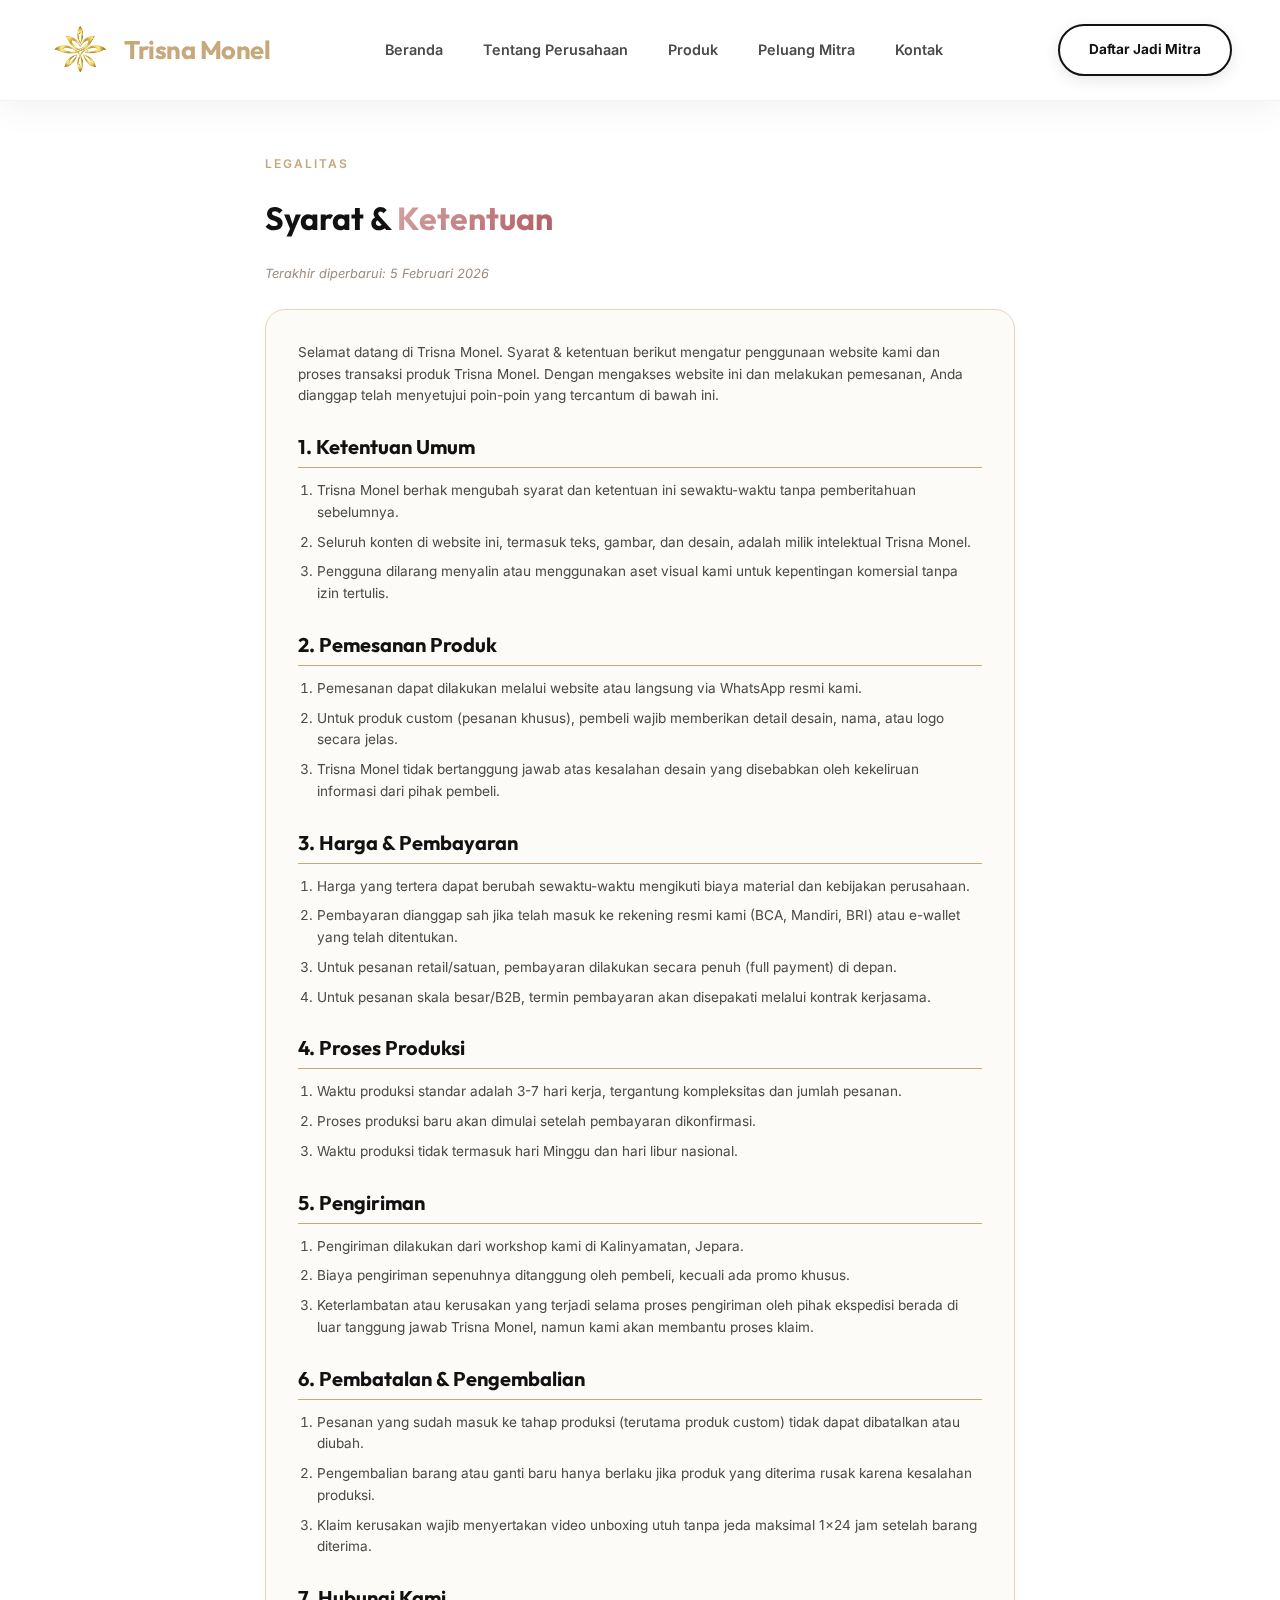
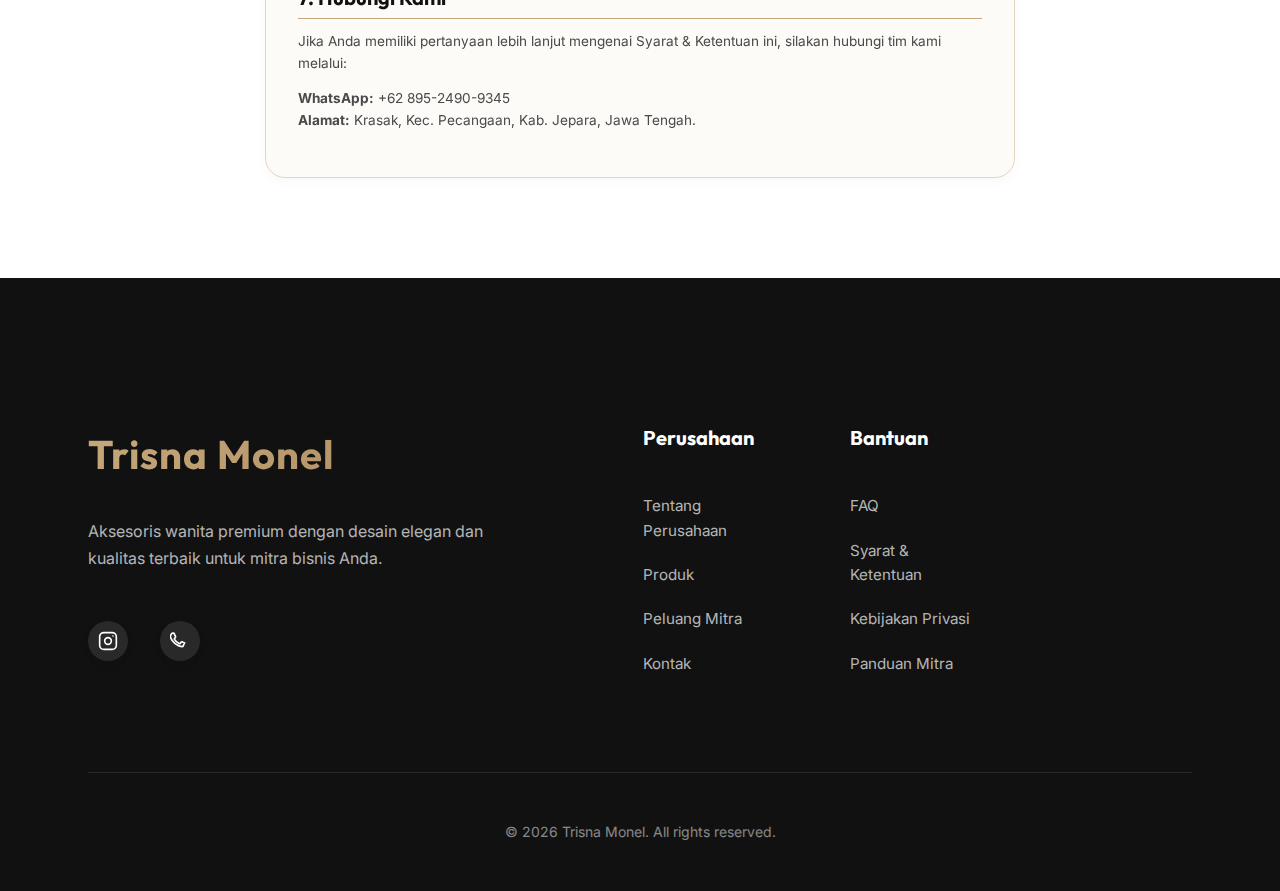
<file: terms.html>
<!DOCTYPE html>
<html lang="id">

<head>
    <meta charset="UTF-8">
    <meta name="viewport" content="width=device-width, initial-scale=1.0">
    <title>Syarat & Ketentuan | Trisna Monel</title>
    <meta name="description"
        content="Syarat dan ketentuan layanan Trisna Monel: Informasi mengenai pemesanan perhiasan custom, pengiriman, dan aturan kemitraan bisnis.">
    <meta name="keywords"
        content="syarat ketentuan trisna monel, aturan kemitraan perhiasan, prosedur pemesanan custom jepara">
    <link rel="canonical" href="https://trisnamonel.com/terms.html" />
    <link rel="icon" type="image/png" href="images/logo.png">
    <link rel="apple-touch-icon" href="images/logo.png">
    <link rel="preconnect" href="https://fonts.googleapis.com">
    <link rel="preconnect" href="https://fonts.gstatic.com" crossorigin>
    <link
        href="https://fonts.googleapis.com/css2?family=Outfit:wght@300;400;500;600;700&family=Inter:wght@300;400;500;600&display=swap"
        rel="stylesheet">
    <link rel="stylesheet" href="https://unpkg.com/aos@next/dist/aos.css" />
    <link rel="stylesheet" href="style.css">
    <style>
        .terms-section {
            padding: 150px 0 100px;
            background: var(--color-white);
        }

        .terms-container {
            max-width: 750px;
            margin: 0 auto;
        }

        .terms-content {
            background: var(--color-cream);
            padding: var(--spacing-md);
            border-radius: 20px;
            border: 1px solid var(--color-light-gold);
            box-shadow: var(--shadow-sm);
        }

        .terms-content h2 {
            font-family: var(--font-heading);
            font-size: 1.25rem;
            color: var(--color-black);
            margin: 1.5rem 0 0.75rem;
            padding-bottom: 0.25rem;
            border-bottom: 1px solid var(--color-gold);
        }

        .terms-content h2:first-child {
            margin-top: 0;
        }

        .terms-content p {
            color: var(--color-gray-dark);
            line-height: 1.6;
            margin-bottom: 0.85rem;
            font-size: 0.85rem;
        }

        .terms-content ul {
            margin-bottom: 1rem;
            padding-left: 1.2rem;
        }

        .terms-content li {
            color: var(--color-gray-dark);
            line-height: 1.6;
            margin-bottom: 0.5rem;
            font-size: 0.85rem;
            list-style-type: decimal;
        }

        .last-updated {
            font-style: italic;
            color: var(--color-taupe);
            margin-bottom: 1.5rem;
            display: block;
            font-size: 0.8rem;
        }
    </style>
</head>

<body>
    <!-- Navigation -->
    <nav class="navbar" id="navbar">
        <div class="container">
            <div class="nav-content">
                <a href="index.html#home" class="logo">
                    <img src="images/logo.png" alt="Trisna Monel">
                    <span class="logo-text">Trisna Monel</span>
                </a>
                <div class="nav-links" id="navLinks">
                    <a href="index.html#home" class="nav-link">Beranda</a>
                    <a href="index.html#about" class="nav-link">Tentang Perusahaan</a>
                    <a href="index.html#products" class="nav-link">Produk</a>
                    <a href="index.html#partnership" class="nav-link">Peluang Mitra</a>
                    <a href="index.html#contact" class="nav-link">Kontak</a>
                </div>
                <button class="mobile-menu-toggle" id="mobileMenuToggle">
                    <span></span>
                    <span></span>
                    <span></span>
                </button>
                <a href="https://wa.me/6289524909345" target="_blank" class="cta-button-nav">Daftar Jadi Mitra</a>
            </div>
        </div>
    </nav>

    <!-- Terms Header -->
    <section class="terms-section">
        <div class="container">
            <div class="terms-container">
                <div class="text-center" data-aos="fade-up">
                    <span class="section-subtitle">Legalitas</span>
                    <h1 class="section-title">Syarat & <span class="gradient-text">Ketentuan</span></h1>
                    <span class="last-updated">Terakhir diperbarui: 5 Februari 2026</span>
                </div>

                <div class="terms-content" data-aos="fade-up" data-aos-delay="100">
                    <p>Selamat datang di Trisna Monel. Syarat & ketentuan berikut mengatur penggunaan website kami dan
                        proses transaksi produk Trisna Monel. Dengan mengakses website ini dan melakukan pemesanan, Anda
                        dianggap telah menyetujui poin-poin yang tercantum di bawah ini.</p>

                    <h2>1. Ketentuan Umum</h2>
                    <ul>
                        <li>Trisna Monel berhak mengubah syarat dan ketentuan ini sewaktu-waktu tanpa pemberitahuan
                            sebelumnya.</li>
                        <li>Seluruh konten di website ini, termasuk teks, gambar, dan desain, adalah milik intelektual
                            Trisna Monel.</li>
                        <li>Pengguna dilarang menyalin atau menggunakan aset visual kami untuk kepentingan komersial
                            tanpa izin tertulis.</li>
                    </ul>

                    <h2>2. Pemesanan Produk</h2>
                    <ul>
                        <li>Pemesanan dapat dilakukan melalui website atau langsung via WhatsApp resmi kami.</li>
                        <li>Untuk produk custom (pesanan khusus), pembeli wajib memberikan detail desain, nama, atau
                            logo secara jelas.</li>
                        <li>Trisna Monel tidak bertanggung jawab atas kesalahan desain yang disebabkan oleh kekeliruan
                            informasi dari pihak pembeli.</li>
                    </ul>

                    <h2>3. Harga & Pembayaran</h2>
                    <ul>
                        <li>Harga yang tertera dapat berubah sewaktu-waktu mengikuti biaya material dan kebijakan
                            perusahaan.</li>
                        <li>Pembayaran dianggap sah jika telah masuk ke rekening resmi kami (BCA, Mandiri, BRI) atau
                            e-wallet yang telah ditentukan.</li>
                        <li>Untuk pesanan retail/satuan, pembayaran dilakukan secara penuh (full payment) di depan.</li>
                        <li>Untuk pesanan skala besar/B2B, termin pembayaran akan disepakati melalui kontrak kerjasama.
                        </li>
                    </ul>

                    <h2>4. Proses Produksi</h2>
                    <ul>
                        <li>Waktu produksi standar adalah 3-7 hari kerja, tergantung kompleksitas dan jumlah pesanan.
                        </li>
                        <li>Proses produksi baru akan dimulai setelah pembayaran dikonfirmasi.</li>
                        <li>Waktu produksi tidak termasuk hari Minggu dan hari libur nasional.</li>
                    </ul>

                    <h2>5. Pengiriman</h2>
                    <ul>
                        <li>Pengiriman dilakukan dari workshop kami di Kalinyamatan, Jepara.</li>
                        <li>Biaya pengiriman sepenuhnya ditanggung oleh pembeli, kecuali ada promo khusus.</li>
                        <li>Keterlambatan atau kerusakan yang terjadi selama proses pengiriman oleh pihak ekspedisi
                            berada di luar tanggung jawab Trisna Monel, namun kami akan membantu proses klaim.</li>
                    </ul>

                    <h2>6. Pembatalan & Pengembalian</h2>
                    <ul>
                        <li>Pesanan yang sudah masuk ke tahap produksi (terutama produk custom) tidak dapat dibatalkan
                            atau diubah.</li>
                        <li>Pengembalian barang atau ganti baru hanya berlaku jika produk yang diterima rusak karena
                            kesalahan produksi.</li>
                        <li>Klaim kerusakan wajib menyertakan video unboxing utuh tanpa jeda maksimal 1x24 jam setelah
                            barang diterima.</li>
                    </ul>

                    <h2>7. Hubungi Kami</h2>
                    <p>Jika Anda memiliki pertanyaan lebih lanjut mengenai Syarat & Ketentuan ini, silakan hubungi tim
                        kami melalui:</p>
                    <p>
                        <strong>WhatsApp:</strong> +62 895-2490-9345<br>
                        <strong>Alamat:</strong> Krasak, Kec. Pecangaan, Kab. Jepara, Jawa Tengah.
                    </p>
                </div>
            </div>
        </div>
    </section>

    <!-- Footer -->
    <footer class="footer">
        <div class="container">
            <div class="footer-content">
                <div class="footer-brand">
                    <h3
                        style="font-family: var(--font-heading); font-size: 2.5rem; font-weight: 700; background: var(--gradient-gold); -webkit-background-clip: text; -webkit-text-fill-color: transparent; background-clip: text; margin-bottom: 1rem; letter-spacing: 1px;">
                        Trisna Monel
                    </h3>
                    <p>Aksesoris wanita premium dengan desain elegan dan kualitas terbaik untuk mitra bisnis Anda.</p>
                    <div class="social-links footer-social">
                        <a href="https://www.instagram.com/trisna_monel" class="social-link" target="_blank"><svg
                                width="20" height="20" viewBox="0 0 24 24" fill="none">
                                <rect x="2" y="2" width="20" height="20" rx="5" stroke="currentColor"
                                    stroke-width="2" />
                                <circle cx="12" cy="12" r="4" stroke="currentColor" stroke-width="2" />
                                <circle cx="18" cy="6" r="1" fill="currentColor" />
                            </svg></a>
                        <a href="https://wa.me/6289524909345" class="social-link" target="_blank"><svg width="20"
                                height="20" viewBox="0 0 24 24" fill="none">
                                <path
                                    d="M17.472 14.382C17.015 14.153 14.98 13.146 14.571 13.005C14.162 12.863 13.862 12.793 13.562 13.25C13.262 13.707 12.486 14.655 12.226 14.955C11.966 15.255 11.706 15.285 11.249 15.056C10.792 14.827 9.38 14.363 7.713 12.878C6.41 11.717 5.54 10.282 5.28 9.825C5.02 9.368 5.251 9.127 5.48 8.898C5.689 8.689 5.937 8.361 6.166 8.101C6.395 7.841 6.465 7.641 6.607 7.341C6.749 7.041 6.678 6.781 6.563 6.552C6.448 6.323 5.54 4.288 5.161 3.374C4.782 2.46 4.403 2.58 4.133 2.58C3.863 2.58 3.563 2.55 3.263 2.55C2.963 2.55 2.476 2.665 2.067 3.122C1.658 3.579 0.59 4.586 0.59 6.621C0.59 8.656 2.097 10.631 2.326 10.931C2.555 11.231 5.54 15.766 10.073 17.532C14.606 19.298 14.606 18.655 15.483 18.565L15.483 18.565Z"
                                    stroke="currentColor" stroke-width="2" />
                            </svg></a>
                    </div>
                </div>
                <div class="footer-links">
                    <div class="footer-column">
                        <h4>Perusahaan</h4>
                        <a href="index.html#about">Tentang Perusahaan</a>
                        <a href="index.html#products">Produk</a>
                        <a href="index.html#partnership">Peluang Mitra</a>
                        <a href="index.html#contact">Kontak</a>
                    </div>
                    <div class="footer-column">
                        <h4>Bantuan</h4>
                        <a href="faq.html">FAQ</a>
                        <a href="terms.html">Syarat & Ketentuan</a>
                        <a href="privacy.html">Kebijakan Privasi</a>
                        <a href="partner-guide.html">Panduan Mitra</a>
                    </div>
                </div>
            </div>
            <div class="footer-bottom">
                <p>&copy; 2026 Trisna Monel. All rights reserved.</p>
            </div>
        </div>
    </footer>

    <script src="https://unpkg.com/aos@next/dist/aos.js"></script>
    <script>
        document.addEventListener('DOMContentLoaded', function () {
            AOS.init({ duration: 1000, once: true });

            const navbar = document.getElementById('navbar');
            window.addEventListener('scroll', function () {
                if (window.scrollY > 50) navbar.classList.add('scrolled');
                else navbar.classList.remove('scrolled');
            });

            const mobileMenuToggle = document.getElementById('mobileMenuToggle');
            const navLinks = document.getElementById('navLinks');
            mobileMenuToggle.addEventListener('click', function () {
                navLinks.classList.toggle('active');
                this.classList.toggle('active');
            });
        });
    </script>
</body>

</html>
</file>
<file: style.css>
/* ===========================
   CSS Variables & Design Tokens
   =========================== */
:root {
    /* Color Palette - Premium Luxury */
    --color-beige: #F4F1EA;
    /* Slightly darker than F9F7F2 for better card definition */
    --color-cream: #FCFBF8;
    --color-soft-pink: #D4A5A5;
    --color-rose: #B05B63;
    --color-gold: #C6A87C;
    --color-light-gold: #E5D5BC;
    --color-taupe: #9A8B7D;
    --color-warm-gray: #E0DBD5;

    /* Neutral Colors */
    --color-white: #FFFFFF;
    --color-black: #111111;
    --color-gray-light: #FAFAFA;
    --color-gray-medium: #E0E0E0;
    --color-gray-dark: #4A4A4A;

    /* Gradients */
    --gradient-primary: linear-gradient(135deg, #D4A5A5 0%, #B05B63 100%);
    --gradient-gold: linear-gradient(135deg, #C6A87C 0%, #AA8B5E 100%);
    --gradient-beige: linear-gradient(135deg, #F9F7F2 0%, #E5D5BC 100%);
    --gradient-overlay: linear-gradient(135deg, rgba(212, 165, 165, 0.1) 0%, rgba(176, 91, 99, 0.1) 100%);

    /* Typography */
    --font-heading: 'Outfit', sans-serif;
    --font-body: 'Inter', sans-serif;

    /* Spacing - Generous */
    --spacing-xs: 0.75rem;
    --spacing-sm: 1.25rem;
    --spacing-md: 2rem;
    --spacing-lg: 3rem;
    --spacing-xl: 4.5rem;
    --spacing-2xl: 6rem;
    --spacing-3xl: 9rem;

    /* Border Radius - Sophisticated */
    --radius-sm: 2px;
    --radius-md: 4px;
    --radius-lg: 8px;
    --radius-xl: 12px;
    --radius-full: 9999px;

    /* Shadows - Soft & Diffused */
    --shadow-sm: 0 4px 12px rgba(0, 0, 0, 0.03);
    --shadow-md: 0 8px 24px rgba(0, 0, 0, 0.05);
    --shadow-lg: 0 16px 40px rgba(0, 0, 0, 0.08);
    --shadow-xl: 0 24px 60px rgba(0, 0, 0, 0.12);

    /* Transitions */
    --transition-fast: 0.2s ease;
    --transition-base: 0.4s cubic-bezier(0.25, 1, 0.5, 1);
    --transition-slow: 0.6s ease;
}

/* ===========================
   Reset & Base Styles
   =========================== */
* {
    margin: 0;
    padding: 0;
    box-sizing: border-box;
}

html {
    scroll-behavior: smooth;
    font-size: 16px;
}

body {
    font-family: var(--font-body);
    color: var(--color-black);
    background-color: var(--color-cream);
    line-height: 1.6;
    overflow-x: hidden;
}

img {
    max-width: 100%;
    height: auto;
    display: block;
}

a {
    text-decoration: none;
    color: inherit;
    transition: var(--transition-base);
}

button {
    border: none;
    background: none;
    cursor: pointer;
    font-family: inherit;
    transition: var(--transition-base);
}

/* ===========================
   Utility Classes
   =========================== */
.container {
    max-width: 1200px;
    margin: 0 auto;
    padding: 0 var(--spacing-lg);
}

.gradient-text {
    background: var(--gradient-primary);
    -webkit-background-clip: text;
    -webkit-text-fill-color: transparent;
    background-clip: text;
}

/* ===========================
   Navigation
   =========================== */
/* ===========================
   Navigation - Modern Full-Width
   =========================== */
.navbar {
    position: fixed;
    top: 0;
    left: 0;
    right: 0;
    width: 100%;
    z-index: 2000;
    background: #FFFFFF;
    backdrop-filter: blur(15px);
    -webkit-backdrop-filter: blur(15px);
    box-shadow: 0 10px 30px rgba(0, 0, 0, 0.05);
    border-bottom: 1px solid rgba(198, 168, 124, 0.15);
    transition: all 0.4s cubic-bezier(0.4, 0, 0.2, 1);
}

.navbar-home:not(.scrolled) {
    background: transparent;
    backdrop-filter: none;
    -webkit-backdrop-filter: none;
    box-shadow: none;
    border-bottom: none;
}

.navbar .container {
    max-width: 1400px;
    /* Diperlebar sedikit agar navigasi lebih menyebar */
}

.navbar.scrolled {
    background: rgba(255, 255, 255, 0.95);
}

.nav-content {
    display: flex;
    align-items: center;
    justify-content: space-between;
    gap: 2rem;
    /* Minimum gap between sections */
    height: 100px;
    transition: all 0.4s ease;
}

.navbar.scrolled .nav-content {
    height: 80px;
    /* Diperbanyak dari 70px */
}

.logo {
    display: flex;
    align-items: center;
    gap: 12px;
}

.logo img {
    height: 60px;
    /* Sedikit diperbesar dari 55px */
    width: auto;
    object-fit: contain;
    transition: all 0.4s ease;
}

.navbar.scrolled .logo img {
    height: 50px;
    /* Sedikit diperbesar dari 45px */
}

.logo-text {
    font-family: var(--font-heading);
    font-size: 1.6rem;
    font-weight: 700;
    color: var(--color-gold);
    letter-spacing: -0.5px;
    transition: var(--transition-base);
}

.navbar.scrolled .logo-text {
    font-size: 1.4rem;
}

.nav-links {
    display: flex;
    gap: 2.5rem;
    /* Revert to a more manageable gap */
    align-items: center;
    margin: 0 auto;
    /* Keep it centered */
}

.menu-close-btn {
    display: none;
}

.nav-link {
    font-size: 0.9rem;
    font-weight: 600;
    color: var(--color-gray-dark);
    position: relative;
    padding: 0.5rem 0;
    transition: var(--transition-base);
}

.navbar.scrolled .nav-link {
    color: var(--color-gray-dark);
}

.nav-link::after {
    content: '';
    position: absolute;
    bottom: 0;
    left: 0;
    width: 0;
    height: 2px;
    background: var(--gradient-gold);
    transition: width 0.3s ease;
    border-radius: 2px;
}

.nav-link:hover {
    color: var(--color-black);
}

.navbar.scrolled .nav-link:hover {
    color: var(--color-black);
}

.nav-link:hover::after,
.nav-link.active::after {
    width: 100%;
}

.nav-link.active {
    color: var(--color-gold);
}

.navbar.scrolled .nav-link.active {
    color: var(--color-gold);
}

.cta-button-nav {
    background: var(--color-black);
    color: var(--color-white);
    font-size: 0.85rem;
    font-weight: 700;
    padding: 0.85rem 1.8rem;
    border-radius: 50px;
    transition: all 0.4s cubic-bezier(0.175, 0.885, 0.32, 1.275);
    box-shadow: 0 4px 15px rgba(0, 0, 0, 0.1);
    border: 2px solid var(--color-black);
    cursor: pointer;
}

.navbar:not(.scrolled) .cta-button-nav {
    background: transparent;
    color: var(--color-black);
}

.navbar.scrolled .cta-button-nav {
    background: var(--color-black);
    color: var(--color-white);
}

.cta-button-nav:hover {
    background: var(--color-gold);
    color: var(--color-white);
    transform: translateY(-3px);
    box-shadow: 0 8px 25px rgba(198, 168, 124, 0.3);
}

.mobile-menu-toggle {
    display: none;
    flex-direction: column;
    gap: 6px;
    background: none;
    border: none;
    cursor: pointer;
    padding: 10px;
}

.mobile-menu-toggle span {
    width: 28px;
    height: 2px;
    background: var(--color-black);
    border-radius: 2px;
    transition: var(--transition-base);
}

/* ===========================
   Hero Section - Luxury
   =========================== */
.hero {
    position: relative;
    min-height: 100vh;
    display: flex;
    align-items: center;
    padding-top: 145px;
    /* Ditambah agar subjudul tidak tertutup navbar */
    padding-bottom: 80px;
    overflow: hidden;
}

.hero-background {
    position: absolute;
    top: 0;
    left: 0;
    right: 0;
    bottom: 0;
    background-image: url('images/hero-bg.jpg');
    background-size: cover;
    background-position: center;
    background-repeat: no-repeat;
    z-index: -1;
}

.hero-overlay {
    position: absolute;
    top: 0;
    left: 0;
    right: 0;
    bottom: 0;
    background: linear-gradient(90deg,
            rgba(255, 255, 255, 0.95) 0%,
            rgba(255, 248, 240, 0.8) 50%,
            rgba(255, 248, 240, 0.4) 100%);
}

.hero .container {
    max-width: 1400px;
    /* Diperlebar khusus hero untuk kesan premium */
}

.hero-content {
    display: grid;
    grid-template-columns: 1fr 1fr;
    gap: var(--spacing-2xl);
    align-items: center;
}

.hero-subtitle {
    display: inline-block;
    font-size: 0.9rem;
    font-weight: 500;
    color: var(--color-gold);
    text-transform: uppercase;
    letter-spacing: 0.4em;
    /* Very wide tracking for luxury */
    margin-bottom: var(--spacing-md);
    position: relative;
    padding-left: 60px;
}

.hero-subtitle::before {
    content: '';
    position: absolute;
    left: 0;
    top: 50%;
    width: 40px;
    height: 1px;
    background: var(--color-gold);
}

.hero-title {
    font-family: var(--font-heading);
    font-size: 2.2rem;
    font-weight: 400;
    line-height: 1.2;
    margin-bottom: var(--spacing-lg);
    color: var(--color-black);
    letter-spacing: -0.01em;
}

.hero-description {
    font-size: 0.9rem;
    font-weight: 300;
    color: var(--color-gray-dark);
    line-height: 1.8;
    max-width: 90%;
    margin-bottom: var(--spacing-xl);
}

.hero-buttons {
    display: flex;
    gap: var(--spacing-md);
    margin-bottom: 30px;
}

.cta-button {
    display: inline-flex;
    align-items: center;
    gap: var(--spacing-sm);
    padding: 1.25rem 2.5rem;
    border-radius: 2px;
    font-weight: 500;
    font-size: 0.95rem;
    text-transform: uppercase;
    letter-spacing: 0.15em;
    transition: var(--transition-base);
    white-space: nowrap;
}

.hero-buttons .cta-button {
    border-radius: 25px;
}

.cta-button.primary {
    background: var(--color-black);
    color: var(--color-white);
    box-shadow: none;
    border: 1px solid var(--color-black);
}

.cta-button.primary:hover {
    background: transparent;
    color: var(--color-black);
    transform: translateY(-3px);
}

.cta-button.secondary {
    background: transparent;
    color: var(--color-black);
    border: 1px solid var(--color-black);
    box-shadow: none;
}

.cta-button.secondary:hover {
    background: var(--color-black);
    color: var(--color-white);
    transform: translateY(-3px);
}

.cta-button.large {
    padding: 1.5rem 3rem;
    font-size: 1rem;
}

.hero-stats {
    display: flex;
    gap: var(--spacing-md);
    /* Diperkecil dari xl */
    gap: var(--spacing-sm);
    /* Diperkecil dari xl */
    align-items: center;
}

.stat-item {
    text-align: center;
    width: auto;
    min-width: 160px;
    display: flex;
    flex-direction: column;
    align-items: center;
    flex-shrink: 0;
}

.stat-number {
    font-family: var(--font-heading);
    font-size: 2.5rem;
    font-weight: 700;
    background: var(--gradient-gold);
    -webkit-background-clip: text;
    -webkit-text-fill-color: transparent;
    background-clip: text;
    line-height: 1;
    margin-bottom: var(--spacing-xs);
    font-variant-numeric: tabular-nums;
    display: block;
    width: 100%;
    text-align: center;
}

.stat-label {
    font-size: 0.875rem;
    color: var(--color-gray-dark);
    font-weight: 500;
    white-space: nowrap;
}

.stat-divider {
    width: 1px;
    height: 40px;
    background: var(--color-gray-medium);
}

.hero-image {
    position: relative;
    height: auto;
    /* Dibuat otomatis agar bisa mengikuti ukuran kartu yang besar */
    display: flex;
    align-items: center;
    justify-content: flex-end;
    /* Merapat ke kanan halaman */
}

.floating-card {
    position: absolute;
    background: var(--color-white);
    padding: var(--spacing-md) var(--spacing-lg);
    border-radius: var(--radius-lg);
    box-shadow: var(--shadow-lg);
    display: flex;
    align-items: center;
    gap: var(--spacing-sm);
    animation: float 3s ease-in-out infinite;
}

.floating-card.card-1 {
    top: 10%;
    left: 10%;
    animation-delay: 0s;
}

.floating-card.card-2 {
    top: 50%;
    right: 10%;
    animation-delay: 1s;
}

.floating-card.card-3 {
    bottom: 10%;
    left: 20%;
    animation-delay: 2s;
}

.card-icon {
    font-size: 1.5rem;
}

.card-text {
    font-weight: 600;
    color: var(--color-black);
}

/* Hero Product Slider */
.hero-slider-container {
    position: relative;
    width: 100%;
    max-width: 420px;
    /* Diperkecil lagi sesuai permintaan */
    aspect-ratio: 1 / 1;
    display: flex;
    align-items: center;
    justify-content: center;
    margin: 20px 0 20px auto;
    transform: translateY(-50px);
    /* Sedikit diturunkan sesuai permintaan */
}

.hero-slider-card {
    position: relative;
    width: 100%;
    height: 100%;
    background: var(--color-white);
    border-radius: var(--radius-xl);
    overflow: hidden;
    box-shadow: var(--shadow-xl);
    border: 1px solid rgba(198, 168, 124, 0.3);
    transition: var(--transition-base);
}

.hero-slide {
    position: absolute;
    top: 0;
    left: 0;
    width: 100%;
    height: 100%;
    opacity: 1;
    transition: transform 0.8s cubic-bezier(0.645, 0.045, 0.355, 1);
    transform: translateX(100%);
    z-index: 1;
}

.hero-slide.active {
    transform: translateX(0);
    z-index: 2;
}

.hero-slide.prev {
    transform: translateX(-100%);
    /* Geser penuh ke kiri */
    z-index: 1;
}

.hero-slide img {
    width: 100%;
    height: 100%;
    object-fit: cover;
}

.slide-content {
    position: absolute;
    bottom: 0;
    left: 0;
    right: 0;
    padding: var(--spacing-lg);
    background: linear-gradient(to top, rgba(0, 0, 0, 0.7) 0%, transparent 100%);
    color: var(--color-white);
    transform: translateY(20px);
    transition: transform 0.8s ease-out;
}

.hero-slide.active .slide-content {
    transform: translateY(0);
}

.slide-category {
    font-size: 0.8rem;
    text-transform: uppercase;
    letter-spacing: 0.2em;
    margin-bottom: 0.5rem;
    color: var(--color-light-gold);
}

.slide-title {
    font-family: var(--font-heading);
    font-size: 2rem;
    /* Ukuran teks diperbesar menyesuaikan kartu */
    font-weight: 600;
}

/* Slider Pagination */
.slider-dots {
    position: absolute;
    bottom: -40px;
    left: 50%;
    transform: translateX(-50%);
    display: flex;
    gap: 12px;
}

.dot {
    width: 10px;
    height: 10px;
    border-radius: 50%;
    background: var(--color-warm-gray);
    cursor: pointer;
    transition: var(--transition-base);
}

.dot.active {
    background: var(--color-gold);
    width: 30px;
    border-radius: 10px;
}

/* Decoration for slider */
.slider-decoration {
    position: absolute;
    top: -12px;
    right: -12px;
    width: 100%;
    height: 100%;
    border: 2px solid var(--color-gold);
    border-radius: var(--radius-xl);
    z-index: -1;
    opacity: 0.3;
}

@keyframes floatProduct1 {

    0%,
    100% {
        transform: translateY(0) rotate(-5deg);
    }

    50% {
        transform: translateY(-25px) rotate(-8deg);
    }
}

@keyframes floatProduct2 {

    0%,
    100% {
        transform: translate(-50%, -50%) translateY(0) rotate(0deg);
    }

    50% {
        transform: translate(-50%, -50%) translateY(-30px) rotate(2deg);
    }
}

@keyframes floatProduct3 {

    0%,
    100% {
        transform: translateY(0) rotate(5deg);
    }

    50% {
        transform: translateY(-20px) rotate(8deg);
    }
}

@keyframes floatProduct4 {

    0%,
    100% {
        transform: translateY(0) rotate(-10deg);
    }

    50% {
        transform: translateY(-15px) rotate(-5deg);
    }
}

@keyframes float {

    0%,
    100% {
        transform: translateY(0);
    }

    50% {
        transform: translateY(-20px);
    }
}

.scroll-indicator {
    position: absolute;
    bottom: 20px;
    left: 50%;
    transform: translateX(-50%);
}

.mouse {
    width: 30px;
    height: 50px;
    border: 2px solid var(--color-gray-dark);
    border-radius: 20px;
    position: relative;
}

.wheel {
    width: 4px;
    height: 10px;
    background: var(--color-gray-dark);
    border-radius: 2px;
    position: absolute;
    top: 10px;
    left: 50%;
    transform: translateX(-50%);
    animation: scroll 2s ease-in-out infinite;
}

@keyframes scroll {
    0% {
        opacity: 1;
        transform: translateX(-50%) translateY(0);
    }

    100% {
        opacity: 0;
        transform: translateX(-50%) translateY(15px);
    }
}

/* ===========================
   Section Styles
   =========================== */
section {
    padding: var(--spacing-xl) 0;
    /* Dikurangi dari 3xl agar lebih rapat */
}

.section-header {
    text-align: center;
    max-width: 700px;
    margin: 0 auto var(--spacing-xl);
    /* Dikurangi dari 3xl */
}

.section-subtitle {
    display: inline-block;
    font-size: 0.75rem;
    /* Smaller subtitle */
    font-weight: 600;
    color: var(--color-gold);
    text-transform: uppercase;
    letter-spacing: 2px;
    margin-bottom: var(--spacing-sm);
}

.section-title {
    font-family: var(--font-heading);
    font-size: 2rem;
    /* Reduced from 3rem */
    font-weight: 700;
    color: var(--color-black);
    margin-bottom: var(--spacing-sm);
}

.section-description {
    font-size: 0.95rem;
    /* Reduced from 1.125rem */
    color: var(--color-gray-dark);
    line-height: 1.6;
    font-weight: 400;
    max-width: 600px;
    /* Limit width for better reading */
    margin: 0 auto;
}

/* ===========================
   About Section
   =========================== */
.about {
    background: var(--color-white);
}

.about-content {
    display: grid;
    grid-template-columns: 1fr 1fr;
    gap: var(--spacing-3xl);
    align-items: center;
}

.about-image {
    position: relative;
}

.image-wrapper {
    position: relative;
    height: 500px;
    background: var(--gradient-beige);
    border-radius: var(--radius-xl);
    overflow: hidden;
}

.about-img {
    width: 100%;
    height: 100%;
    object-fit: cover;
    position: relative;
    z-index: 1;
}

.image-decoration {
    position: absolute;
    top: -20px;
    right: -20px;
    width: 200px;
    height: 200px;
    background: var(--gradient-gold);
    border-radius: 50%;
    opacity: 0.2;
    filter: blur(60px);
}

.about-text {
    display: flex;
    flex-direction: column;
    gap: var(--spacing-xl);
}

.about-feature {
    display: flex;
    gap: var(--spacing-md);
}

.feature-icon {
    flex-shrink: 0;
    width: 60px;
    height: 60px;
    background: var(--color-cream);
    border-radius: var(--radius-md);
    display: flex;
    align-items: center;
    justify-content: center;
}

.feature-content h3 {
    font-family: var(--font-heading);
    font-size: 1.5rem;
    margin-bottom: var(--spacing-xs);
    color: var(--color-black);
}

.feature-content p {
    color: var(--color-gray-dark);
    line-height: 1.7;
}

/* ===========================
   Products Section
   =========================== */
.products {
    background: var(--color-beige);
}

.category-tabs {
    display: flex;
    justify-content: center;
    gap: var(--spacing-md);
    margin-bottom: var(--spacing-3xl);
    flex-wrap: wrap;
}

.category-tab {
    padding: var(--spacing-sm) var(--spacing-xl);
    background: var(--color-white);
    border: 2px solid transparent;
    border-radius: var(--radius-full);
    font-weight: 600;
    font-size: 0.95rem;
    color: var(--color-black);
    transition: var(--transition-base);
    box-shadow: var(--shadow-sm);
}

.category-tab:hover {
    transform: translateY(-2px);
    box-shadow: var(--shadow-md);
    border-color: var(--color-soft-pink);
}

.category-tab.active {
    background: var(--gradient-primary);
    color: var(--color-white);
    box-shadow: var(--shadow-md);
}

.category-tab.active:hover {
    transform: translateY(-2px);
    box-shadow: var(--shadow-lg);
}

/* Products Grid - Concept Layout */
.products-grid {
    display: grid;
    grid-template-columns: repeat(3, 1fr);
    /* Diubah menjadi 3 kolom untuk desktop */
    gap: 20px;
    /* Sedikit dilonggarkan untuk 3 kolom */
    margin-bottom: var(--spacing-xl);
}

.category-card {
    position: relative;
    width: 100%;
    aspect-ratio: 1 / 1;
    overflow: hidden;
    cursor: pointer;
    background: #e0e0e0;
}

.category-card img {
    width: 100%;
    height: 100%;
    object-fit: cover;
    transition: transform 0.6s ease;
}

.category-card:hover img {
    transform: scale(1.05);
}



/* Bottom overlay */
.category-card-overlay {
    position: absolute;
    bottom: 0;
    left: 0;
    right: 0;
    padding: 2.5rem 1.5rem 1.5rem;
    background: linear-gradient(to top, rgba(0, 0, 0, 0.8) 0%, transparent 100%);
    display: flex;
    flex-direction: column;
    justify-content: flex-end;
    z-index: 2;
}

.category-card-title {
    font-family: var(--font-heading);
    font-size: 1.8rem;
    font-weight: 700;
    color: var(--color-white);
    margin-bottom: 5px;
    text-transform: lowercase;
    /* Matches image style */
}

.category-card-link {
    font-family: var(--font-body);
    font-size: 0.75rem;
    /* Sedikit diperkecil */
    font-weight: 500;
    color: var(--color-white);
    /* Ubah ke putih */
    text-transform: uppercase;
    letter-spacing: 1px;
    display: inline-flex;
    /* Agar lebar menyesuaikan isi */
    align-items: center;
    gap: 8px;

    /* Style Transparan */
    background: rgba(255, 255, 255, 0.15);
    backdrop-filter: blur(4px);
    -webkit-backdrop-filter: blur(4px);
    padding: 8px 16px;
    border-radius: 30px;
    /* Radius melengkung */
    border: 1px solid rgba(255, 255, 255, 0.3);
    margin-top: 5px;
    width: max-content;
    /* Pastikan lebar pas dengan tulisan */
    transition: var(--transition-base);
}

.category-card-link:hover {
    background: rgba(255, 255, 255, 0.25);
    border-color: rgba(255, 255, 255, 0.5);
    transform: translateX(5px);
}

.category-card-link span {
    font-size: 1.1rem;
    line-height: 1;
    transition: transform 0.3s ease;
}

.category-card-link:hover span {
    transform: translateX(3px);
}

@media (max-width: 768px) {
    .products-grid {
        grid-template-columns: repeat(2, 1fr);
        /* Tetap 2 kolom di HP untuk koleksi agar hemat ruang */
        gap: 10px;
    }

    .category-card-title {
        font-size: 1.2rem;
        /* Diperkecil sesuai permintaan */
    }

    .category-card-link {
        font-size: 0.7rem;
        /* Diperkecil sesuai permintaan */
    }

    .product-card {
        aspect-ratio: auto !important;
        margin-bottom: 10px;
    }

    .product-image {
        aspect-ratio: 1 / 1 !important;
        width: 100%;
    }

    .product-card img {
        object-fit: contain !important;
        padding: 5px !important;
        /* Memberi sedikit ruang agar tidak menempel ke tepi */
        background: var(--color-white);
        /* Background putih agar seragam jika gambar tidak kotak */
    }
}

@media (max-width: 480px) {
    .products-grid {
        grid-template-columns: repeat(2, 1fr);
        /* Pastikan tetap 2 kolom di HP kecil */
    }
}

.product-card {
    background: transparent;
    border: none;
    border-radius: 0;
    overflow: hidden;
    transition: var(--transition-base);
    position: relative;
    box-shadow: none;
    aspect-ratio: 1 / 1;
    display: flex;
    flex-direction: column;
}

.product-card.hidden-product {
    display: none;
}

.product-card:hover {
    transform: translateY(-5px);
}

.product-image {
    position: relative;
    height: auto;
    flex: 1;
    min-height: 0;
    width: 100%;
    background: transparent;
    overflow: hidden;
    display: flex;
    align-items: center;
    justify-content: center;
}

.product-card img {
    height: 100%;
    width: 100%;
    object-fit: contain;
    /* Prevent cropping */
    transition: transform 0.8s ease;
    padding: 10px;
    /* Add breathing room */
}

.product-card:hover img {
    transform: scale(1.05);
}

.product-badge {
    position: absolute;
    top: 0;
    left: 0;
    right: auto;
    background: var(--color-black);
    color: var(--color-white);
    padding: 0.4rem 0.8rem;
    border-radius: 0;
    font-size: 0.65rem;
    /* Smaller badge */
    font-weight: 500;
    text-transform: uppercase;
    letter-spacing: 0.1em;
    z-index: 5;
}

.product-overlay {
    position: absolute;
    top: 0;
    left: 0;
    right: 0;
    bottom: 0;
    background: linear-gradient(to top, rgba(0, 0, 0, 0.5) 0%, rgba(0, 0, 0, 0) 60%);
    display: flex;
    align-items: flex-end;
    justify-content: center;
    opacity: 0;
    padding-bottom: 1rem;
    /* Reduced padding-bottom */
    transition: var(--transition-base);
    z-index: 10;
}

.product-card:hover .product-overlay {
    opacity: 1;
}

.view-details {
    padding: 0.5rem 1rem;
    /* Smaller button */
    background: var(--color-white);
    color: var(--color-black);
    border-radius: 0;
    font-weight: 600;
    font-size: 0.7rem;
    /* Smaller text */
    text-transform: uppercase;
    letter-spacing: 0.1em;
    transform: translateY(20px);
    transition: var(--transition-base);
}

.product-card:hover .view-details {
    transform: translateY(0);
}

.view-details:hover {
    background: var(--color-black);
    color: var(--color-white);
}

.product-content {
    padding: 0.5rem;
    /* Very compact padding */
    text-align: center;
}

.product-title {
    font-family: var(--font-heading);
    font-size: 0.9rem;
    margin-bottom: 0.2rem;
    color: var(--color-black);
    font-weight: 600;
    letter-spacing: 0.01em;
}

.product-description {
    color: var(--color-gray-dark);
    margin-bottom: 0.5rem;
    /* Tighter spacing */
    font-size: 0.75rem;
    line-height: 1.3;
    font-weight: 300;
    display: -webkit-box;
    -webkit-line-clamp: 2;
    /* Limit to 2 lines */
    -webkit-box-orient: vertical;
    overflow: hidden;
}

.product-features {
    display: flex;
    justify-content: center;
    margin-top: 0.5rem;
}

.product-features .cta-button {
    padding: 0.4rem 0.8rem !important;
    /* Smaller padding */
    font-size: 0.75rem !important;
    /* Smaller font */
    width: auto !important;
    min-width: 100px;
    height: auto;
}

.download-badge {
    position: absolute;
    bottom: 8px;
    right: 8px;
    background: rgba(0, 0, 0, 0.7);
    color: white;
    padding: 6px 10px;
    border-radius: 20px;
    font-size: 0.65rem;
    /* Smaller badge */
    display: flex;
    align-items: center;
    gap: 4px;
    backdrop-filter: blur(5px);
    transition: var(--transition-base);
}

.product-card:hover .download-badge {
    background: var(--color-gold);
}

/* Load More Section */
.load-more-container {
    text-align: center;
    margin-top: var(--spacing-xl);
}

.load-more-btn {
    display: inline-flex;
    align-items: center;
    gap: var(--spacing-sm);
    padding: 0.6rem 1.5rem;
    /* Reduced padding */
    background: var(--gradient-primary);
    color: var(--color-white);
    border-radius: var(--radius-full);
    font-weight: 600;
    font-size: 0.85rem;
    /* Reduced font size */
    box-shadow: var(--shadow-md);
    transition: var(--transition-base);
    margin-bottom: var(--spacing-md);
}

.load-more-btn:hover {
    transform: translateY(-3px);
    box-shadow: var(--shadow-lg);
}

.load-more-btn svg {
    transition: var(--transition-base);
}

.load-more-btn:hover svg {
    transform: rotate(90deg);
}

.load-more-btn.hidden {
    display: none;
}

.products-count {
    font-size: 0.95rem;
    color: var(--color-gray-dark);
    font-weight: 500;
}

.products-count span {
    color: var(--color-black);
    font-weight: 600;
}

/* ===========================
   Partnership Section
   =========================== */
.partnership {
    background: var(--color-white);
}

.partnership-benefits {
    display: grid;
    grid-template-columns: repeat(auto-fit, minmax(180px, 1fr));
    /* Very narrow cards */
    gap: var(--spacing-md);
    margin-bottom: var(--spacing-lg);
    max-width: 900px;
    margin: 0 auto var(--spacing-lg);
    /* Center and limit width */
}

.benefit-card {
    text-align: center;
    padding: var(--spacing-md);
    /* Reduced padding */
    background: var(--color-cream);
    border-radius: 30px;
    /* Updated radius */

    transition: var(--transition-base);
    border: 1px solid rgba(198, 168, 124, 0.3);
    box-shadow: var(--shadow-sm);
}

.benefit-card:hover {
    transform: translateY(-5px);
    /* Reduced hover effect */
    box-shadow: var(--shadow-md);
    /* Reduced shadow */
}

.benefit-icon svg {
    width: 40px;
    /* Reduced icon size */
    height: 40px;
}

.benefit-card h3 {
    font-family: var(--font-heading);
    font-size: 1.1rem;
    /* Smaller heading */
    margin-bottom: var(--spacing-xs);
    color: var(--color-black);
}

.benefit-card p {
    color: var(--color-gray-dark);
    font-size: 0.85rem;
    /* Smaller text */
    line-height: 1.5;
}

.custom-order-container {
    text-align: center;
    margin-top: var(--spacing-lg);
    /* Reduced margin */
    margin-bottom: var(--spacing-lg);
    /* Reduced margin */
}

.custom-order-btn {
    padding: 0.6rem 1.5rem;
    /* Tiny padding */
    font-size: 0.85rem;
    /* Tiny font */
    display: inline-flex;
    align-items: center;
    gap: 6px;
    /* Tiny gap */
}

@media (max-width: 768px) {
    .custom-order-btn {
        padding: 1rem 2rem;
        font-size: 1rem;
        width: 100%;
        justify-content: center;
    }
}

.benefit-icon {
    width: 80px;
    height: 80px;
    margin: 0 auto var(--spacing-md);
    background: var(--color-white);
    border-radius: 50%;
    display: flex;
    align-items: center;
    justify-content: center;
    box-shadow: var(--shadow-md);
}

.benefit-card h3 {
    font-family: var(--font-heading);
    font-size: 1.5rem;
    margin-bottom: var(--spacing-sm);
    color: var(--color-black);
}

.benefit-card p {
    color: var(--color-gray-dark);
    line-height: 1.7;
}

.partnership-cta {
    background: var(--gradient-primary);
    border-radius: 50px;
    padding: var(--spacing-lg);
    /* Reduced padding greatly */
    text-align: center;
    box-shadow: var(--shadow-lg);
    /* Smaller shadow */
    max-width: 800px;
    /* Limit width */
    margin: 0 auto;
    /* Center it */
}

.cta-content h3 {
    font-family: var(--font-heading);
    font-size: 1.5rem;
    /* Smaller heading */
    color: var(--color-white);
    margin-bottom: var(--spacing-sm);
    /* Reduced margin */
}

.cta-content p {
    font-size: 0.95rem;
    /* Smaller text */
    color: rgba(255, 255, 255, 0.9);
    margin-bottom: var(--spacing-md);
    /* Reduced margin */
    max-width: 600px;
    margin-left: auto;
    margin-right: auto;
}

.partnership-cta .cta-button.primary {
    background: var(--color-white);
    color: var(--color-soft-pink);
    padding: 0.8rem 1.8rem;
    font-size: 0.9rem;
    border-radius: 50px;
}

.partnership-cta .cta-button.primary:hover {
    background: var(--color-cream);
}

/* ===========================
   Contact Section
   =========================== */
.contact {
    background: var(--color-beige);
}

.contact-content {
    display: grid;
    grid-template-columns: 1fr 1fr;
    /* Equal width */
    gap: var(--spacing-xl);
    /* Reduced gap */
    align-items: stretch;
    /* Align tops */
}

.contact-info {
    height: 100%;
}

.contact-details-card {
    background: var(--color-white);
    padding: var(--spacing-sm);
    border-radius: 30px;
    /* Updated radius */
    box-shadow: var(--shadow-sm);
    border: 1px solid rgba(198, 168, 124, 0.2);
    height: 100%;
    display: flex;
    flex-direction: column;
}

.contact-header-small h3 {
    font-family: var(--font-heading);
    font-size: 1.5rem;
    margin-bottom: var(--spacing-xs);
    color: var(--color-black);
    position: relative;
    padding-bottom: 8px;
}

.contact-header-small h3::after {
    content: '';
    position: absolute;
    bottom: 0;
    left: 0;
    width: 60px;
    height: 2px;
    background: var(--color-gold);
}

.contact-detail-list {
    display: flex;
    flex-direction: column;
    gap: var(--spacing-sm);
    flex: 1;
    justify-content: center;
}

.contact-detail-item {
    display: flex;
    gap: var(--spacing-sm);
    align-items: flex-start;
}

.detail-icon {
    flex-shrink: 0;
    width: 36px;
    /* Smaller icon wrapper */
    height: 36px;
    background: var(--color-cream);
    border-radius: 50%;
    display: flex;
    align-items: center;
    justify-content: center;
    color: var(--color-gold);
    box-shadow: var(--shadow-sm);
}

.detail-icon svg {
    width: 18px;
    /* Smaller icon itself */
    height: 18px;
}

.detail-text h4 {
    font-family: var(--font-heading);
    font-size: 0.95rem;
    margin-bottom: 2px;
    color: var(--color-black);
}

.detail-text p {
    color: var(--color-gray-dark);
    font-size: 0.8rem;
    line-height: 1.4;
}

.divider {
    height: 1px;
    background: rgba(0, 0, 0, 0.05);
    width: 100%;
    margin: 8px 0;
}

.contact-details-card:hover {
    box-shadow: var(--shadow-md);
    border-color: var(--color-gold);
}

/* Map styled as a card */
.contact-map-wrapper {
    background: var(--color-white);
    padding: 0;
    border-radius: 30px;
    /* Updated radius */
    box-shadow: var(--shadow-sm);
    border: 1px solid rgba(198, 168, 124, 0.2);
    height: 100%;
    /* Stretch to match neighbor */
    min-height: 250px;
    /* Reduced min-height */
    overflow: hidden;
    display: flex;
    flex-direction: column;
}

.map-header {
    padding: var(--spacing-xs) var(--spacing-xs) 8px;
    /* Tiny padding */
    background: var(--color-white);
    border-bottom: none;
    display: flex;
    justify-content: space-between;
    align-items: center;
}

.map-link {
    display: flex;
    align-items: center;
    gap: 6px;
    font-size: 0.75rem;
    /* Smaller button */
    font-weight: 600;
    color: var(--color-gold);
    transition: var(--transition-base);
    padding: 6px 12px;
    border-radius: var(--radius-full);
    background: var(--color-cream);
    border: 1px solid rgba(198, 168, 124, 0.3);
}

.map-link:hover {
    background: var(--gradient-gold);
    color: var(--color-white);
    transform: translateY(-2px);
    box-shadow: var(--shadow-sm);
    border-color: transparent;
}

.map-header h3 {
    font-family: var(--font-heading);
    font-size: 1.5rem;
    color: var(--color-black);
    position: relative;
    padding-bottom: 8px;
    margin: 0;
}

.map-header h3::after {
    content: '';
    position: absolute;
    bottom: 0;
    left: 0;
    width: 60px;
    height: 2px;
    background: var(--gold, var(--color-gold));
}

.map-link svg {
    transition: transform 0.3s ease;
}

.map-link:hover svg {
    transform: translate(2px, -2px);
}

.contact-map iframe {
    display: block;
    width: 100%;
    height: 100%;
    border-radius: 30px;
    /* Updated radius */
}

.contact-map {
    margin-top: 0;
    overflow: hidden;
    flex: 1;
    width: 100%;
    padding: 0 var(--spacing-md) var(--spacing-md);
    /* Reduced padding */
}

.info-icon {
    flex-shrink: 0;
    width: 50px;
    height: 50px;
    background: var(--color-cream);
    border-radius: var(--radius-md);
    display: flex;
    align-items: center;
    justify-content: center;
    color: var(--color-gold);
}

.info-content h4 {
    font-family: var(--font-heading);
    font-size: 1.25rem;
    margin-bottom: var(--spacing-xs);
    color: var(--color-black);
}

.info-content p {
    color: var(--color-gray-dark);
    font-size: 0.95rem;
}

.social-links {
    display: flex;
    gap: var(--spacing-md);
    margin-top: var(--spacing-md);
}

.social-link {
    width: 50px;
    height: 50px;
    background: var(--color-white);
    border-radius: 50%;
    display: flex;
    align-items: center;
    justify-content: center;
    color: var(--color-gold);
    box-shadow: var(--shadow-sm);
    transition: var(--transition-base);
}

.social-link:hover {
    background: var(--gradient-gold);
    color: var(--color-white);
    transform: translateY(-5px);
    box-shadow: var(--shadow-md);
}

.contact-form-wrapper {
    grid-column: 1 / -1;
    background: var(--color-white);
    padding: var(--spacing-md);
    border-radius: 50px;
    box-shadow: var(--shadow-md);
    /* Reduced shadow */
    max-width: 600px;
    /* Reduced width */
    margin: 0 auto;
    width: 100%;
}

.contact-form {
    display: flex;
    flex-direction: column;
    gap: var(--spacing-md);
}

.form-row {
    display: grid;
    grid-template-columns: 1fr 1fr;
    gap: var(--spacing-md);
}

.form-group {
    display: flex;
    flex-direction: column;
    gap: 0.8rem;
}

.form-group label {
    font-weight: 600;
    color: var(--color-black);
    font-size: 0.85rem;
    /* Smaller label */
}

.form-group input,
.form-group select,
.form-group textarea {
    padding: 0.8rem 1rem;
    border: 1px solid var(--color-gray-medium);
    border-radius: var(--radius-md);
    font-family: inherit;
    font-size: 0.85rem;
    /* Smaller input text */
    transition: var(--transition-base);
    background: var(--color-white);
    width: 100%;
    max-width: 100%;
}

.form-group input:focus,
.form-group select:focus,
.form-group textarea:focus {
    outline: none;
    border-color: var(--color-soft-pink);
    box-shadow: 0 0 0 3px rgba(244, 194, 194, 0.1);
}

.form-group textarea {
    resize: vertical;
    min-height: 80px;
}

.contact-form .cta-button.primary {
    border-radius: 50px;
}

/* ===========================
   Footer
   =========================== */
.footer {
    background: var(--color-black);
    color: var(--color-white);
    padding: var(--spacing-3xl) 0 var(--spacing-lg);
}

.footer-content {
    display: grid;
    grid-template-columns: 1.5fr 2fr;
    gap: var(--spacing-3xl);
    margin-bottom: var(--spacing-2xl);
}

.footer-brand p {
    color: rgba(255, 255, 255, 0.7);
    margin-top: var(--spacing-md);
    line-height: 1.7;
    margin-bottom: var(--spacing-lg);
}

.footer-social {
    display: flex;
    gap: var(--spacing-md);
    margin-top: var(--spacing-md);
}

.footer-social .social-link {
    color: var(--color-white);
    background: rgba(255, 255, 255, 0.1);
    width: 40px;
    height: 40px;
    display: flex;
    align-items: center;
    justify-content: center;
    border-radius: 50%;
    transition: var(--transition-base);
}

.footer-social .social-link:hover {
    background: var(--gradient-primary);
    transform: translateY(-3px);
}

.footer-links {
    display: grid;
    grid-template-columns: repeat(3, 1fr);
    gap: var(--spacing-xl);
}

.footer-column {
    display: flex;
    flex-direction: column;
    gap: var(--spacing-sm);
}

.footer-column h4 {
    font-family: var(--font-heading);
    font-size: 1.25rem;
    margin-bottom: var(--spacing-sm);
    color: var(--color-white);
}

.footer-column a {
    color: rgba(255, 255, 255, 0.7);
    font-size: 0.95rem;
    transition: var(--transition-base);
}

.footer-column a:hover {
    color: var(--color-soft-pink);
    padding-left: 5px;
}

.footer-bottom {
    border-top: 1px solid rgba(255, 255, 255, 0.1);
    padding-top: var(--spacing-lg);
    text-align: center;
}

.footer-bottom p {
    color: rgba(255, 255, 255, 0.5);
    font-size: 0.875rem;
}

/* ===========================
   Animations
   =========================== */
[data-aos] {
    opacity: 0;
    transition: opacity 0.6s ease, transform 0.6s ease;
}

[data-aos].aos-animate {
    opacity: 1;
}

[data-aos="fade-up"] {
    transform: translateY(30px);
}

[data-aos="fade-up"].aos-animate {
    transform: translateY(0);
}

[data-aos="fade-left"] {
    transform: translateX(30px);
}

[data-aos="fade-left"].aos-animate {
    transform: translateX(0);
}

[data-aos="fade-right"] {
    transform: translateX(-30px);
}

[data-aos="fade-right"].aos-animate {
    transform: translateX(0);
}

/* ===========================
   Responsive Design
   =========================== */
@media (max-width: 1024px) {
    .hero-content {
        grid-template-columns: 1fr;
        text-align: center;
        gap: var(--spacing-2xl);
    }

    .hero-text {
        display: flex;
        flex-direction: column;
        align-items: center;
        width: 100%;
        max-width: 100%;
    }

    .hero-description {
        max-width: 100%;
    }

    .hero-image {
        height: auto;
        display: flex;
        justify-content: center;
        padding-bottom: var(--spacing-xl);
    }

    .hero-slider-container {
        max-width: 500px;
        margin: 40px auto;
    }

    .about-content {
        grid-template-columns: 1fr;
        gap: var(--spacing-2xl);
    }

    .contact-content {
        grid-template-columns: 1fr;
    }
}

@media (max-width: 768px) {
    :root {
        --spacing-xl: 2.5rem;
        --spacing-2xl: 3.5rem;
        --spacing-3xl: 4.5rem;
    }

    .container {
        padding: 0 var(--spacing-sm);
    }

    .navbar {
        width: 100%;
        padding: 10px 1rem;
        /* Tambahkan padding atas agar tidak terlalu mepet */
    }

    .navbar .logo-text {
        color: var(--color-gold) !important;
        background: none !important;
        -webkit-text-fill-color: initial !important;
    }

    .navbar:not(.scrolled) .nav-link {
        color: var(--color-gray-dark);
    }

    .navbar.scrolled .logo-text {
        color: transparent;
    }

    .navbar.scrolled .nav-link {
        color: var(--color-gray-dark);
    }

    .navbar .mobile-menu-toggle span {
        background: var(--color-black);
    }

    .nav-content {
        height: 70px;
        /* Diperbesar dari 50px agar logo dan menu lebih ke bawah */
    }

    .logo img {
        height: 40px;
    }

    .logo-text {
        font-size: 1.1rem;
    }

    .nav-links {
        position: fixed;
        top: 0;
        right: -100%;
        width: 50%;
        height: 100vh;
        border-radius: 0;
        background: #FFFFFF !important;
        /* Fully opaque white */
        flex-direction: column;
        justify-content: flex-start;
        padding: 80px 1.5rem 2rem;
        transition: all 0.5s cubic-bezier(0.4, 0, 0.2, 1);
        box-shadow: -10px 0 30px rgba(0, 0, 0, 0.1);
        z-index: 3000;
    }

    .menu-close-btn {
        display: block;
        /* Show on mobile */
        position: absolute;
        top: 20px;
        right: 20px;
        font-size: 2.5rem;
        background: none;
        border: none;
        color: var(--color-black);
        cursor: pointer;
        padding: 5px;
        line-height: 1;
        z-index: 3001;
    }

    .nav-overlay {
        position: fixed;
        top: 0;
        left: 0;
        width: 100%;
        height: 100vh;
        background: rgba(0, 0, 0, 0.4);
        backdrop-filter: blur(10px);
        -webkit-backdrop-filter: blur(10px);
        opacity: 0;
        visibility: hidden;
        transition: all 0.4s ease;
        z-index: 1500;
        /* Below navbar (2000) */
    }

    .nav-overlay.active {
        opacity: 1;
        visibility: visible;
    }

    .nav-link {
        font-size: 1.1rem;
        padding: 1rem 0;
        /* Dikurangi agar jarak tidak terlalu jauh */
        width: 100%;
        text-align: left;
        border-bottom: 1px solid rgba(0, 0, 0, 0.05);
        background: none !important;
        box-shadow: none !important;
        color: var(--color-black) !important;
    }

    .nav-links.active {
        right: 0;
    }

    .cta-button-nav {
        display: none;
    }

    .mobile-menu-toggle {
        display: flex;
        z-index: 2500;
        /* Highest to be always accessible */
    }

    .mobile-menu-toggle.active span:nth-child(1) {
        transform: translateY(7px) rotate(45deg);
    }

    .mobile-menu-toggle.active span:nth-child(2) {
        opacity: 0;
    }

    .mobile-menu-toggle.active span:nth-child(3) {
        transform: translateY(-7px) rotate(-45deg);
    }

    .hero {
        padding-top: 120px;
        min-height: auto;
        padding-bottom: var(--spacing-3xl);
    }

    .hero-title {
        font-size: 1.75rem;
        line-height: 1.3;
        width: 100%;
        text-align: center;
        margin-bottom: var(--spacing-sm);
    }

    .hero-title .gradient-text {
        display: inline;
    }

    .hero-subtitle {
        font-size: 0.8rem;
        padding-left: 0 !important;
        letter-spacing: 0.2em;
        margin-bottom: var(--spacing-sm);
        text-align: center;
    }

    .hero-description {
        font-size: 0.8rem;
        line-height: 1.6;
        text-align: center;
        margin-bottom: var(--spacing-lg);
    }

    .hero-subtitle::before {
        display: none !important;
    }

    .hero-buttons {
        flex-direction: column;
        width: 100%;
        gap: var(--spacing-sm);
    }

    .cta-button {
        width: 100%;
        justify-content: center;
    }

    .scroll-indicator {
        display: none;
    }

    .hero-stats {
        gap: var(--spacing-sm);
        flex-direction: row;
        flex-wrap: wrap;
        justify-content: center;
        width: 100%;
        padding: var(--spacing-sm) 0;
    }

    .stat-item {
        width: auto;
        min-width: 100px;
        flex: 1;
    }

    .stat-number {
        font-size: 1.75rem;
        width: auto;
    }

    .stat-label {
        font-size: 0.7rem;
        white-space: normal;
    }

    .stat-divider {
        display: none;
    }

    .hero-image {
        height: auto;
        margin-top: var(--spacing-xl);
    }

    .hero-slider-container {
        max-width: 400px;
        margin: 40px auto;
    }

    .slide-content {
        padding: var(--spacing-sm);
    }

    .slide-title {
        font-size: 1.2rem;
    }

    .floating-card {
        padding: var(--spacing-xs) var(--spacing-sm);
        font-size: 0.8rem;
    }

    .map-header {
        flex-direction: column;
        align-items: flex-start;
        gap: 15px;
        padding-bottom: 20px;
    }

    .map-link {
        width: 100%;
        justify-content: center;
    }

    .section-title {
        font-size: 2rem;
    }

    .section-header {
        margin-bottom: var(--spacing-2xl);
    }

    .products-grid {
        grid-template-columns: repeat(2, 1fr);
        gap: var(--spacing-sm);
    }

    .product-image {
        height: 180px;
    }

    .product-content {
        padding: 0.4rem;
    }

    .product-title {
        font-size: 0.8rem;
    }

    .product-description {
        display: none;
        /* Hide description on mobile to save space */
    }

    .product-features .cta-button {
        min-width: 0;
        width: 100% !important;
        padding: 0.3rem 0.5rem !important;
        font-size: 0.65rem !important;
    }

    .form-row {
        grid-template-columns: 1fr;
    }

    .partnership-cta {
        padding: var(--spacing-xl);
    }

    .cta-content h3 {
        font-size: 1.75rem;
    }

    .footer-content {
        grid-template-columns: 1fr;
        gap: var(--spacing-2xl);
    }

    .footer-links {
        grid-template-columns: 1fr;
        gap: var(--spacing-xl);
    }

    .partnership-benefits,
    .future-grid {
        grid-template-columns: 1fr;
    }
}

@media (max-width: 480px) {
    .container {
        padding: 0 var(--spacing-sm);
    }

    .hero-title {
        font-size: 1.85rem;
    }

    .section-title {
        font-size: 1.75rem;
    }

    .hero-stats {
        display: grid;
        grid-template-columns: 1fr 1fr;
        gap: var(--spacing-sm);
    }

    .stat-item {
        min-width: 0;
        padding: var(--spacing-xs);
        background: rgba(255, 255, 255, 0.5);
        border-radius: var(--radius-md);
    }

    .partnership-cta,
    .contact-form-wrapper,
    .contact-details-card,
    .contact-map-wrapper {
        border-radius: 30px;
    }

    .vm-card {
        padding: var(--spacing-md) var(--spacing-sm);
    }

    .hero-slider-container {
        width: 100%;
        max-width: 280px;
        height: 280px;
    }

    .timeline-item {
        padding-left: 50px;
        padding-right: 15px;
        margin-bottom: 50px;
        /* Extra space for year badge */
    }

    .timeline::after {
        left: 20px;
    }

    .timeline-item.left::after,
    .timeline-item.right::after {
        left: 14px;
    }
}

/* ===========================
   Product Detail Page Styles
   =========================== */
.product-detail-section {
    padding-top: 120px;
    padding-bottom: var(--spacing-3xl);
    background: var(--color-white);
}

.back-link {
    display: inline-block;
    margin-bottom: var(--spacing-lg);
    font-weight: 500;
    color: var(--color-gray-dark);
    transition: var(--transition-base);
}

.back-link:hover {
    color: var(--color-rose);
    transform: translateX(-5px);
}

.product-detail-container {
    display: grid;
    grid-template-columns: 1fr 1fr;
    gap: var(--spacing-3xl);
    align-items: start;
}

/* Image Section */
.pd-image-wrapper {
    position: relative;
    border-radius: var(--radius-lg);
    overflow: hidden;
    background: var(--color-beige);
    box-shadow: var(--shadow-md);
}

.pd-image {
    width: 100%;
    height: auto;
    display: block;
    object-fit: cover;
    transition: transform 0.5s ease;
}

.pd-image-wrapper:hover .pd-image {
    transform: scale(1.05);
}

/* ===========================
   Category Page Styles
   =========================== */
.category-header {
    padding-top: 150px;
    padding-bottom: var(--spacing-sm);
    /* Reduced from xl */
    text-align: center;
}

.category-products {
    padding-top: var(--spacing-sm);
    padding-bottom: var(--spacing-3xl);
}

.pd-info-wrapper {
    display: flex;
    flex-direction: column;
    gap: var(--spacing-lg);
}

.pd-header {
    border-bottom: 1px solid var(--color-gray-medium);
    padding-bottom: var(--spacing-md);
}

.pd-category {
    display: inline-block;
    font-size: 0.875rem;
    font-weight: 600;
    color: var(--color-gold);
    text-transform: uppercase;
    letter-spacing: 2px;
    margin-bottom: var(--spacing-xs);
}

.pd-title {
    font-family: var(--font-heading);
    font-size: 2.5rem;
    font-weight: 700;
    color: var(--color-black);
    margin-bottom: var(--spacing-sm);
    line-height: 1.2;
}

.pd-price {
    font-size: 1.5rem;
    font-weight: 600;
    color: var(--color-rose);
}

.pd-description-box h3 {
    font-family: var(--font-heading);
    font-size: 1.25rem;
    margin-bottom: var(--spacing-sm);
    color: var(--color-black);
}

.pd-description-box p {
    color: var(--color-gray-dark);
    line-height: 1.8;
}

/* Specs */
.pd-specs {
    background: var(--color-cream);
    padding: var(--spacing-md);
    border-radius: var(--radius-md);
    display: grid;
    gap: var(--spacing-sm);
}

.pd-spec-item {
    display: flex;
    justify-content: space-between;
    align-items: center;
    border-bottom: 1px dashed var(--color-gray-medium);
    padding-bottom: var(--spacing-xs);
}

.pd-spec-item:last-child {
    border-bottom: none;
    padding-bottom: 0;
}

.spec-label {
    font-weight: 600;
    color: var(--color-black);
}

.spec-value {
    color: var(--color-gray-dark);
}

.text-green {
    color: #27ae60;
    font-weight: 600;
}

/* Actions */
.pd-actions {
    margin-top: var(--spacing-md);
}

.full-width {
    width: 100%;
    justify-content: center;
}

.pd-note {
    font-size: 0.85rem;
    color: var(--color-gray-dark);
    text-align: center;
    margin-top: var(--spacing-sm);
    font-style: italic;
}

/* Related Products */
.related-products {
    background: var(--color-beige);
    padding: var(--spacing-2xl) 0;
}

/* Responsive */
@media (max-width: 768px) {
    .product-detail-container {
        grid-template-columns: 1fr;
        gap: var(--spacing-lg);
    }

    .pd-title {
        font-size: 2rem;
    }
}

/* ===========================
   New About Section Styles
   =========================== */

/* Vision Mission Grid */
.vision-mission-grid {
    display: grid;
    grid-template-columns: repeat(auto-fit, minmax(220px, 1fr));
    gap: var(--spacing-md);
    margin: 0 auto var(--spacing-2xl);
    max-width: 850px;
    /* Reduced overall size */
}

.vm-card {
    background: #FFFFFF;
    padding: var(--spacing-lg) var(--spacing-sm);
    /* Smaller padding */
    border-radius: 24px;
    text-align: center;
    box-shadow: 0 10px 30px rgba(0, 0, 0, 0.04);
    transition: all 0.4s cubic-bezier(0.175, 0.885, 0.32, 1.275);
    border: 1px solid rgba(0, 0, 0, 0.03);
    height: 100%;
    display: flex;
    flex-direction: column;
    align-items: center;
    position: relative;
    overflow: hidden;
    z-index: 1;
}

/* Background highlights aligned with brand palette */
.vm-card:nth-child(1) {
    background: linear-gradient(135deg, #FFFFFF 0%, #FDFBF7 100%);
    border-top: 3px solid var(--color-gold);
}

.vm-card:nth-child(2) {
    background: linear-gradient(135deg, #FFFFFF 0%, #FAFAFA 100%);
    border-top: 3px solid var(--color-rose);
}

.vm-card:nth-child(3) {
    background: linear-gradient(135deg, #FFFFFF 0%, #F9F7F2 100%);
    border-top: 3px solid var(--color-taupe);
}



.vm-card::before {
    display: none;
    /* Remove the top line for a cleaner look */
}

.vm-card:hover {
    transform: translateY(-10px);
    box-shadow: 0 20px 40px rgba(0, 0, 0, 0.08);
    background: #FFFFFF;
}

.vm-card:hover::after {
    transform: scale(3);
    opacity: 0.08;
}

.vm-icon {
    width: 65px;
    /* Smaller icon container */
    height: 65px;
    background: #FFFFFF;
    border-radius: 50%;
    display: flex;
    align-items: center;
    justify-content: center;
    margin-bottom: var(--spacing-md);
    transition: all 0.4s ease;
    box-shadow: 0 8px 15px rgba(0, 0, 0, 0.04);
}

.vm-card:hover .vm-icon {
    transform: scale(1.1) rotate(5deg);
    box-shadow: 0 12px 25px rgba(0, 0, 0, 0.08);
}

.vm-card h3 {
    font-family: var(--font-heading);
    font-size: 1.35rem;
    margin-bottom: var(--spacing-sm);
    color: var(--color-black);
    font-weight: 600;
}

.vm-card p {
    color: var(--color-gray-dark);
    line-height: 1.7;
    font-size: 0.95rem;
    font-weight: 300;
}

/* Luxury brand colors for icons */
.vm-card:nth-child(1) .vm-icon {
    color: var(--color-gold);
    background: var(--color-cream);
}

.vm-card:nth-child(2) .vm-icon {
    color: var(--color-rose);
    background: #FFF5F7;
}

.vm-card:nth-child(3) .vm-icon {
    color: var(--color-taupe);
    background: var(--color-beige);
}

/* History Section */
.history-section {
    background: #FFFFFF;
    padding: var(--spacing-lg);
    border-radius: var(--radius-lg);
    margin: 0 auto var(--spacing-xl);
    /* Reduced margin */
    box-shadow: 0 10px 30px rgba(0, 0, 0, 0.03);
    max-width: 750px;
    border: 1px solid rgba(198, 168, 124, 0.15);
    display: flex;
    gap: var(--spacing-lg);
    align-items: center;
    position: relative;
    overflow: hidden;
}

.history-section::before {
    content: '';
    position: absolute;
    left: 0;
    top: 0;
    width: 4px;
    height: 100%;
    background: var(--gradient-gold);
}

.history-badge-wrapper {
    flex-shrink: 0;
    width: 100px;
    display: flex;
    justify-content: center;
}

.history-year-badge {
    font-size: 1.5rem;
    font-weight: 700;
    color: var(--color-gold);
    font-family: var(--font-heading);
    writing-mode: vertical-rl;
    transform: rotate(180deg);
    opacity: 0.8;
    letter-spacing: 2px;
}

.history-content {
    text-align: left;
}

.history-title {
    font-family: var(--font-heading);
    font-size: 1.75rem;
    margin-bottom: var(--spacing-sm);
    color: var(--color-black);
}

.history-text {
    font-size: 0.95rem;
    color: var(--color-gray-dark);
    line-height: 1.7;
    margin-bottom: 0;
}

@media (max-width: 600px) {
    .history-section {
        flex-direction: column;
        text-align: center;
        padding: var(--spacing-lg) var(--spacing-md);
    }

    .history-badge-wrapper {
        width: 100%;
        margin-bottom: var(--spacing-sm);
    }

    .history-year-badge {
        writing-mode: horizontal-tb;
        transform: none;
    }

    .history-content {
        text-align: center;
    }
}

/* Journey Timeline */
.journey-section {
    padding-top: var(--spacing-md);
    /* Reduced padding */
    position: relative;
    overflow: hidden;
}

.timeline {
    position: relative;
    max-width: 800px;
    margin: 0 auto var(--spacing-lg);
    /* Reduced margin */
}

.timeline::after {
    content: '';
    position: absolute;
    width: 2px;
    background: var(--color-gold);
    top: 0;
    bottom: 0;
    left: 50%;
    margin-left: -1px;
}

.timeline-item {
    padding: 5px 30px;
    /* Reduced vertical and side padding */
    position: relative;
    background-color: inherit;
    width: 50%;
    margin-bottom: -30px;
    /* Negative margin to bring cards closer vertically */
}

.timeline-item.left {
    left: 0;
    text-align: right;
}

.timeline-item.right {
    left: 50%;
    text-align: left;
}

.timeline-item::after {
    content: '';
    position: absolute;
    width: 12px;
    height: 12px;
    right: -6px;
    background-color: var(--color-white);
    border: 3px solid var(--color-gold);
    top: 20px;
    border-radius: 50%;
    z-index: 1;
    transition: var(--transition-base);
}

.timeline-item.right::after {
    left: -6px;
}

.timeline-item:hover::after {
    background-color: var(--color-rose);
    transform: scale(1.2);
}

.timeline-content {
    background: var(--color-white);
    padding: var(--spacing-md);
    /* Reduced padding */
    border-radius: 30px;
    /* Updated radius */
    position: relative;
    box-shadow: var(--shadow-sm);
    border: 1px solid rgba(198, 168, 124, 0.3);
    transition: var(--transition-base);
}

.timeline-item:hover .timeline-content {
    transform: translateY(-3px);
    box-shadow: var(--shadow-lg);
}

.timeline-year {
    font-size: 0.9rem;
    /* Smaller font */
    font-weight: 600;
    font-family: var(--font-body);
    color: var(--color-white);
    background: var(--gradient-gold);
    padding: 0.25rem 1rem;
    /* Smaller badge */
    border-radius: var(--radius-full);
    position: absolute;
    top: -15px;
    /* Adjust position */
    line-height: normal;
    z-index: 10;
    box-shadow: var(--shadow-sm);
    letter-spacing: 0.05em;
}

.timeline-item.left .timeline-year {
    right: 20px;
}

.timeline-item.right .timeline-year {
    left: 20px;
}

.timeline-content h3 {
    font-family: var(--font-heading);
    font-size: 1.1rem;
    /* Smaller heading */
    color: var(--color-black);
    margin-bottom: var(--spacing-xs);
    margin-top: var(--spacing-xs);
}

.timeline-content p {
    font-size: 0.85rem;
    /* Smaller text */
    color: var(--color-gray-dark);
    line-height: 1.5;
}

/* Future Steps */
.future-steps {
    text-align: center;
    margin-top: var(--spacing-lg);
    /* Reduced margin */
}

.future-title {
    font-family: var(--font-heading);
    font-size: 2rem;
    margin-bottom: var(--spacing-xl);
}

.future-grid {
    display: grid;
    grid-template-columns: repeat(auto-fit, minmax(200px, 1fr));
    /* Even smaller min-width */
    gap: var(--spacing-md);
    /* Reduced gap */
    max-width: 900px;
    margin: 0 auto;
}

.future-card {
    background: var(--gradient-beige);
    padding: var(--spacing-md);
    /* Reduced padding */
    border-radius: 30px;
    /* Updated radius */
    text-align: center;
    transition: var(--transition-base);
    border: 1px solid rgba(198, 168, 124, 0.3);
    box-shadow: var(--shadow-sm);
    display: flex;
    flex-direction: column;
    align-items: center;
    height: 100%;
}

.future-card:hover {
    background: var(--color-white);
    border-color: var(--color-gold);
    box-shadow: var(--shadow-lg);
}

.future-icon {
    margin-bottom: var(--spacing-sm);
    color: var(--color-rose);
    transform: scale(0.85);
    /* Slightly smaller icon */
}

.future-card h4 {
    font-family: var(--font-heading);
    font-size: 1rem;
    /* Smaller heading */
    margin-bottom: var(--spacing-xs);
    line-height: 1.3;
}

.future-card p {
    font-size: 0.85rem;
    /* Smaller text */
    line-height: 1.5;
    color: var(--color-gray-dark);
}

/* Responsive Timeline */
@media screen and (max-width: 768px) {
    .timeline::after {
        left: 31px;
    }

    .timeline-item {
        width: 100%;
        padding-left: 70px;
        padding-right: 25px;
    }

    .timeline-item.left,
    .timeline-item.right {
        left: 0;
        text-align: left;
        margin-bottom: 40px;
        /* Reset negative margin on mobile */
    }

    .timeline-item.left::after,
    .timeline-item.right::after {
        left: 25px;
    }

    .timeline-item.left .timeline-year,
    .timeline-item.right .timeline-year {
        right: auto;
        left: 20px;
    }
}

/* Contact Map Styles */




/* Ensure contact-info takes full width on its side */
.contact-info {
    display: flex;
    flex-direction: column;
    /* Ensure content fills the column */
}

/* If necessary to force column behavior, but grid handles it */
/* ===========================
   FAQ Page Styles
   =========================== */
.faq-hero {
    padding-top: 150px;
    padding-bottom: var(--spacing-md);
    text-align: center;
    background: var(--color-white);
}

.faq-search-section {
    padding: var(--spacing-md) 0;
    background: var(--color-white);
}

.search-box-wrapper {
    max-width: 600px;
    margin: 0 auto;
}

.search-box {
    position: relative;
    display: flex;
    align-items: center;
}

.search-box svg {
    position: absolute;
    left: 20px;
    color: var(--color-gold);
}

.search-box input {
    width: 100%;
    padding: 1.2rem 1.2rem 1.2rem 60px;
    border: 1px solid var(--color-light-gold);
    border-radius: var(--radius-full);
    font-size: 1rem;
    box-shadow: var(--shadow-sm);
    transition: var(--transition-base);
}

.search-box input:focus {
    outline: none;
    border-color: var(--color-gold);
    box-shadow: var(--shadow-md);
}

.faq-content-section {
    padding-bottom: var(--spacing-3xl);
    background: var(--color-white);
}

.faq-grid {
    display: grid;
    grid-template-columns: 300px 1fr;
    gap: var(--spacing-2xl);
    align-items: start;
}

.faq-sidebar {
    position: sticky;
    top: 120px;
}

.faq-category-nav {
    background: var(--color-cream);
    padding: var(--spacing-md);
    /* Reduced padding */
    border-radius: 30px;
    /* Updated radius */
    border: 1px solid var(--color-light-gold);
    margin-bottom: var(--spacing-md);
}

.faq-category-nav h3 {
    font-family: var(--font-heading);
    font-size: 1.1rem;
    /* Smaller heading */
    margin-bottom: var(--spacing-sm);
    color: var(--color-black);
    text-align: center;
    /* Center title */
}

.faq-cat-btn {
    display: flex;
    align-items: center;
    gap: 10px;
    width: 100%;
    text-align: left;
    padding: 10px 12px;
    /* Reduced padding */
    margin-bottom: 6px;
    border-radius: var(--radius-full);
    font-weight: 500;
    font-size: 0.9rem;
    /* Smaller font */
    color: var(--color-gray-dark);
    transition: var(--transition-base);
}

.faq-cat-btn .dot {
    width: 8px;
    height: 8px;
    background: var(--color-gray-medium);
    border-radius: 50%;
    transition: var(--transition-base);
}

.faq-cat-btn:hover {
    background: var(--color-white);
    color: var(--color-gold);
}

.faq-cat-btn.active {
    background: var(--color-gold);
    color: var(--color-white);
    box-shadow: var(--shadow-sm);
}

.faq-cat-btn.active .dot {
    background: var(--color-white);
}

.faq-support-card {
    background: var(--gradient-primary);
    padding: var(--spacing-md);
    /* Reduced padding */
    border-radius: 30px;
    /* Updated radius */
    color: var(--color-white);
    text-align: center;
}

.faq-support-card h4 {
    font-family: var(--font-heading);
    font-size: 1.1rem;
    /* Smaller heading */
    margin-bottom: var(--spacing-xs);
}

.faq-support-card p {
    font-size: 0.85rem;
    /* Smaller text */
    margin-bottom: var(--spacing-sm);
    opacity: 0.9;
    line-height: 1.4;
}

.faq-support-card .cta-button.primary {
    background: var(--color-white);
    color: var(--color-soft-pink);
}

.faq-main {
    display: flex;
    flex-direction: column;
    gap: var(--spacing-xl);
}

.faq-group {
    display: none;
}

.faq-group.active {
    display: block;
    animation: fadeIn 0.5s ease forwards;
}

@keyframes fadeIn {
    from {
        opacity: 0;
        transform: translateY(10px);
    }

    to {
        opacity: 1;
        transform: translateY(0);
    }
}

.faq-group-title {
    font-family: var(--font-heading);
    font-size: 1.5rem;
    /* Smaller title */
    margin-bottom: var(--spacing-md);
    color: var(--color-black);
    padding-bottom: 8px;
    border-bottom: 2px solid var(--color-cream);
}

/* Accordion */
.accordion {
    display: flex;
    flex-direction: column;
    gap: 15px;
}

.accordion-item {
    background: var(--color-white);
    border: 1px solid var(--color-gray-medium);
    border-radius: 30px;
    /* Updated radius */
    overflow: hidden;
    transition: var(--transition-base);
}

.accordion-item:hover {
    border-color: var(--color-gold);
}

.accordion-header {
    padding: 15px 20px;
    /* Reduced padding */
    display: flex;
    justify-content: space-between;
    align-items: center;
    cursor: pointer;
    background: var(--color-white);
}

.accordion-header h3 {
    font-family: var(--font-heading);
    font-size: 1rem;
    /* Smaller heading */
    font-weight: 600;
    color: var(--color-black);
    margin: 0;
}

.accordion-header .icon {
    font-size: 1.5rem;
    color: var(--color-gold);
    transition: transform 0.3s ease;
}

.accordion-content {
    max-height: 0;
    overflow: hidden;
    transition: max-height 0.3s ease;
    background: var(--color-cream);
}

.accordion-content p {
    padding: 0 20px 20px;
    /* Reduced padding */
    color: var(--color-gray-dark);
    line-height: 1.6;
    margin: 0;
    font-size: 0.9rem;
    /* Smaller text */
}

.accordion-item.active {
    border-color: var(--color-gold);
}

.accordion-item.active .accordion-header {
    background: var(--color-cream);
}

.accordion-item.active .accordion-header .icon {
    transform: rotate(45deg);
}

.accordion-item.active .accordion-content {
    max-height: 500px;
}

@media (max-width: 1024px) {
    .faq-grid {
        grid-template-columns: 1fr;
    }

    .faq-sidebar {
        position: static;
        order: 2;
    }

    .faq-main {
        order: 1;
    }

    .faq-category-nav {
        display: grid;
        grid-template-columns: repeat(2, 1fr);
        gap: 10px;
    }

    .faq-category-nav h3 {
        grid-column: 1 / -1;
    }
}

@media (max-width: 600px) {
    .faq-category-nav {
        grid-template-columns: 1fr;
    }

    .faq-group-title {
        font-size: 1.5rem;
    }

    .accordion-header h3 {
        font-size: 1rem;
    }
}
</file>
